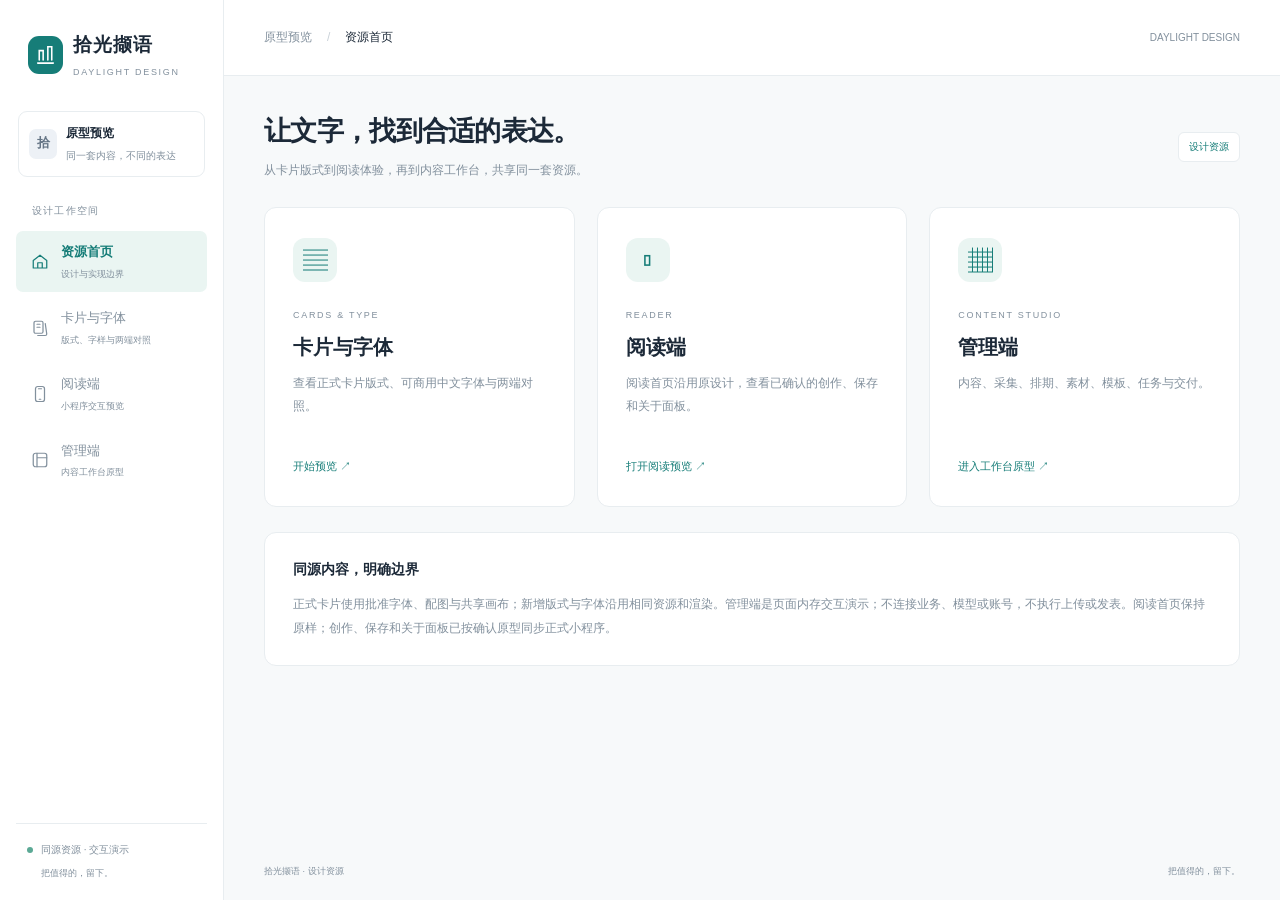
<file: index.html>
<!doctype html>
<html lang="zh-CN" data-theme="light"><head><meta charset="utf-8"><meta name="viewport" content="width=device-width,initial-scale=1"><title>拾光撷语 · 设计资源</title><link rel="stylesheet" href="./prototype/shared/design.css"><link rel="stylesheet" href="./prototype/shared/preview-shell.css"><script type="module" src="./prototype/shared/preview-shell.js"></script></head>
<body class="preview-shell preview-shell-home"><aside data-preview-navigation="home" aria-label="原型预览导航"></aside><div class="preview-body"><header class="preview-topbar"><div class="preview-breadcrumb"><button class="preview-menu-button" type="button" data-preview-menu aria-controls="preview-sidebar" aria-expanded="false" aria-label="打开原型导航">☰</button><span>原型预览</span><span>/</span><strong>资源首页</strong></div><span class="preview-mode-label">DAYLIGHT DESIGN</span></header><div class="preview-page-title"><div><h1>让文字，找到合适的表达。</h1><p>从卡片版式到阅读体验，再到内容工作台，共享同一套资源。</p></div><span class="preview-page-badge">设计资源</span></div><main class="preview-home"><div class="preview-home-grid"><a class="preview-entry" href="./prototype/cards.html"><span class="preview-entry-icon">▤</span><small>CARDS & TYPE</small><h2>卡片与字体</h2><p>查看正式卡片版式、可商用中文字体与两端对照。</p><span>开始预览 ↗</span></a><a class="preview-entry" href="./prototype/reader.html"><span class="preview-entry-icon">▯</span><small>READER</small><h2>阅读端</h2><p>阅读首页沿用原设计，查看已确认的创作、保存和关于面板。</p><span>打开阅读预览 ↗</span></a><a class="preview-entry" href="./prototype/studio.html"><span class="preview-entry-icon">▦</span><small>CONTENT STUDIO</small><h2>管理端</h2><p>内容、采集、排期、素材、模板、任务与交付。</p><span>进入工作台原型 ↗</span></a></div><section class="preview-home-note"><h2>同源内容，明确边界</h2><p>正式卡片使用批准字体、配图与共享画布；新增版式与字体沿用相同资源和渲染。管理端是页面内存交互演示；不连接业务、模型或账号，不执行上传或发表。阅读首页保持原样；创作、保存和关于面板已按确认原型同步正式小程序。</p></section></main><footer class="preview-footer"><span>拾光撷语 · 设计资源</span><span>把值得的，留下。</span></footer></div></body></html>
</file>
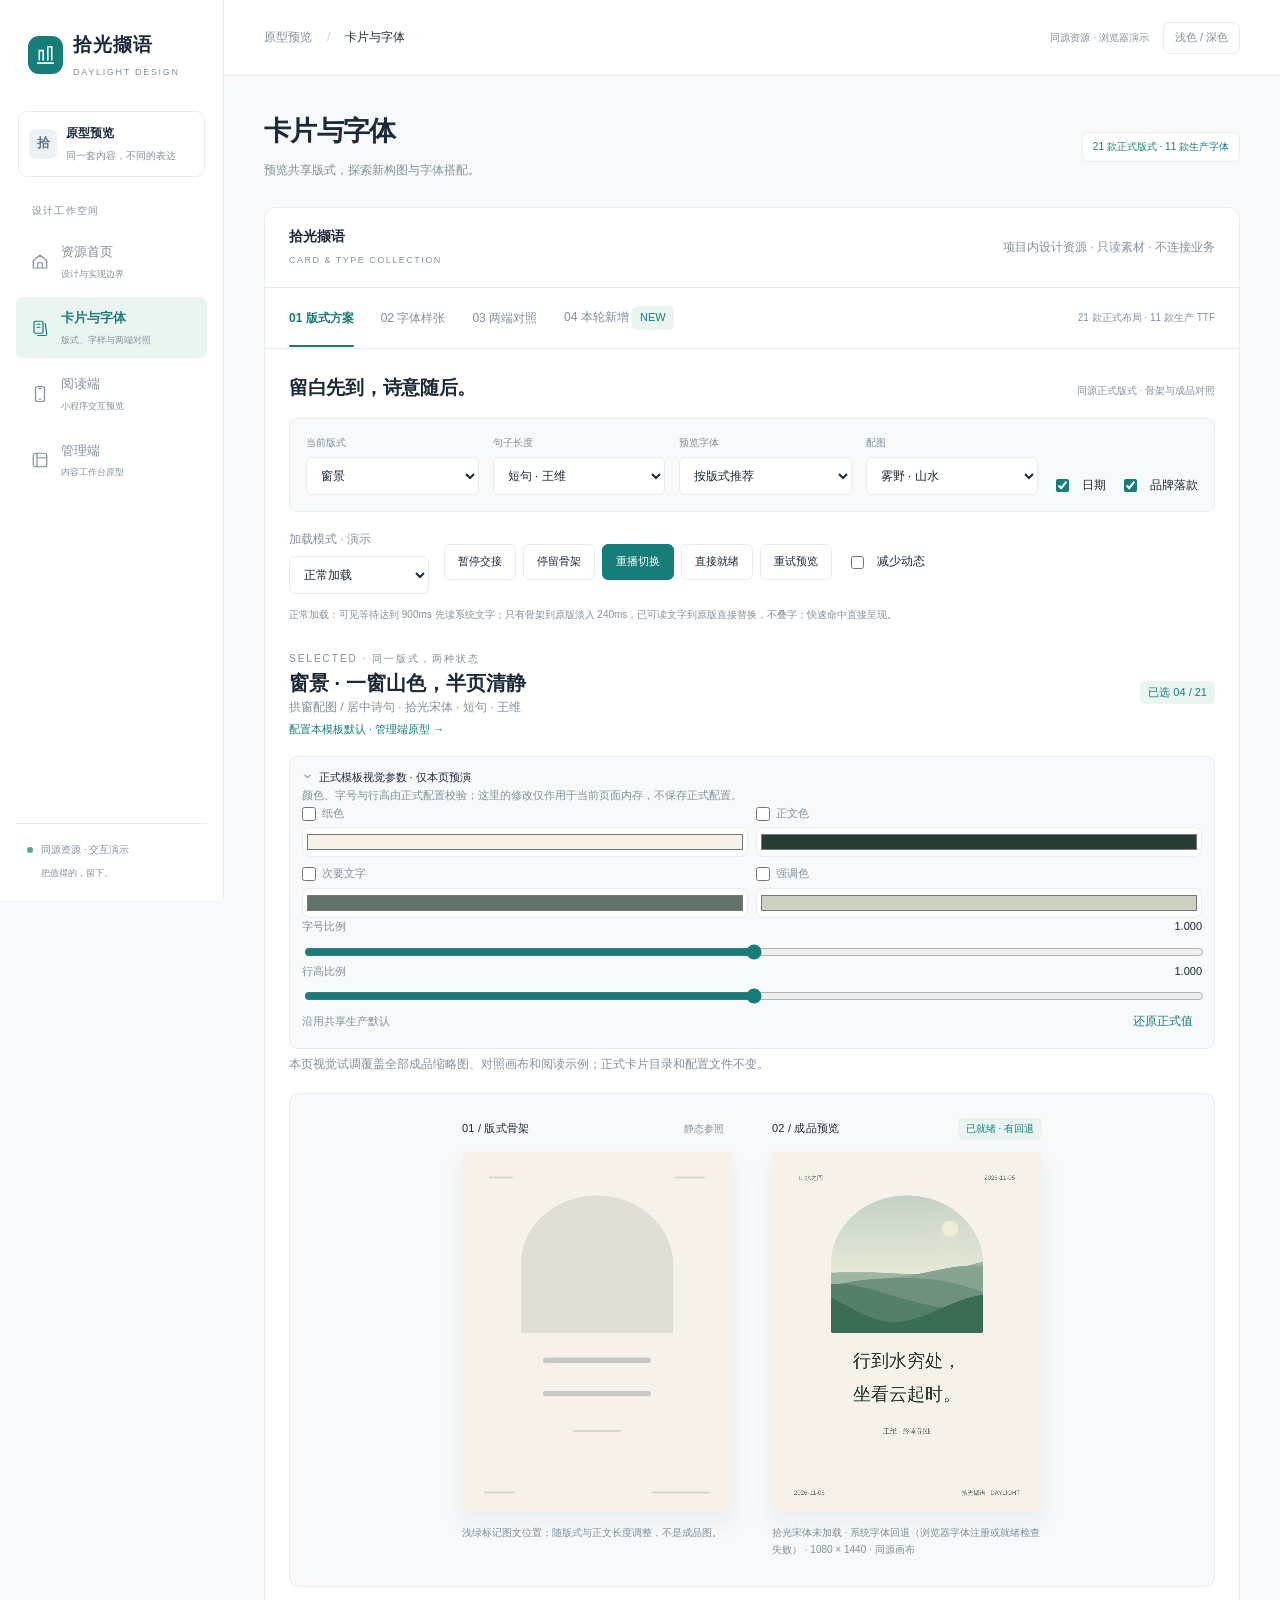
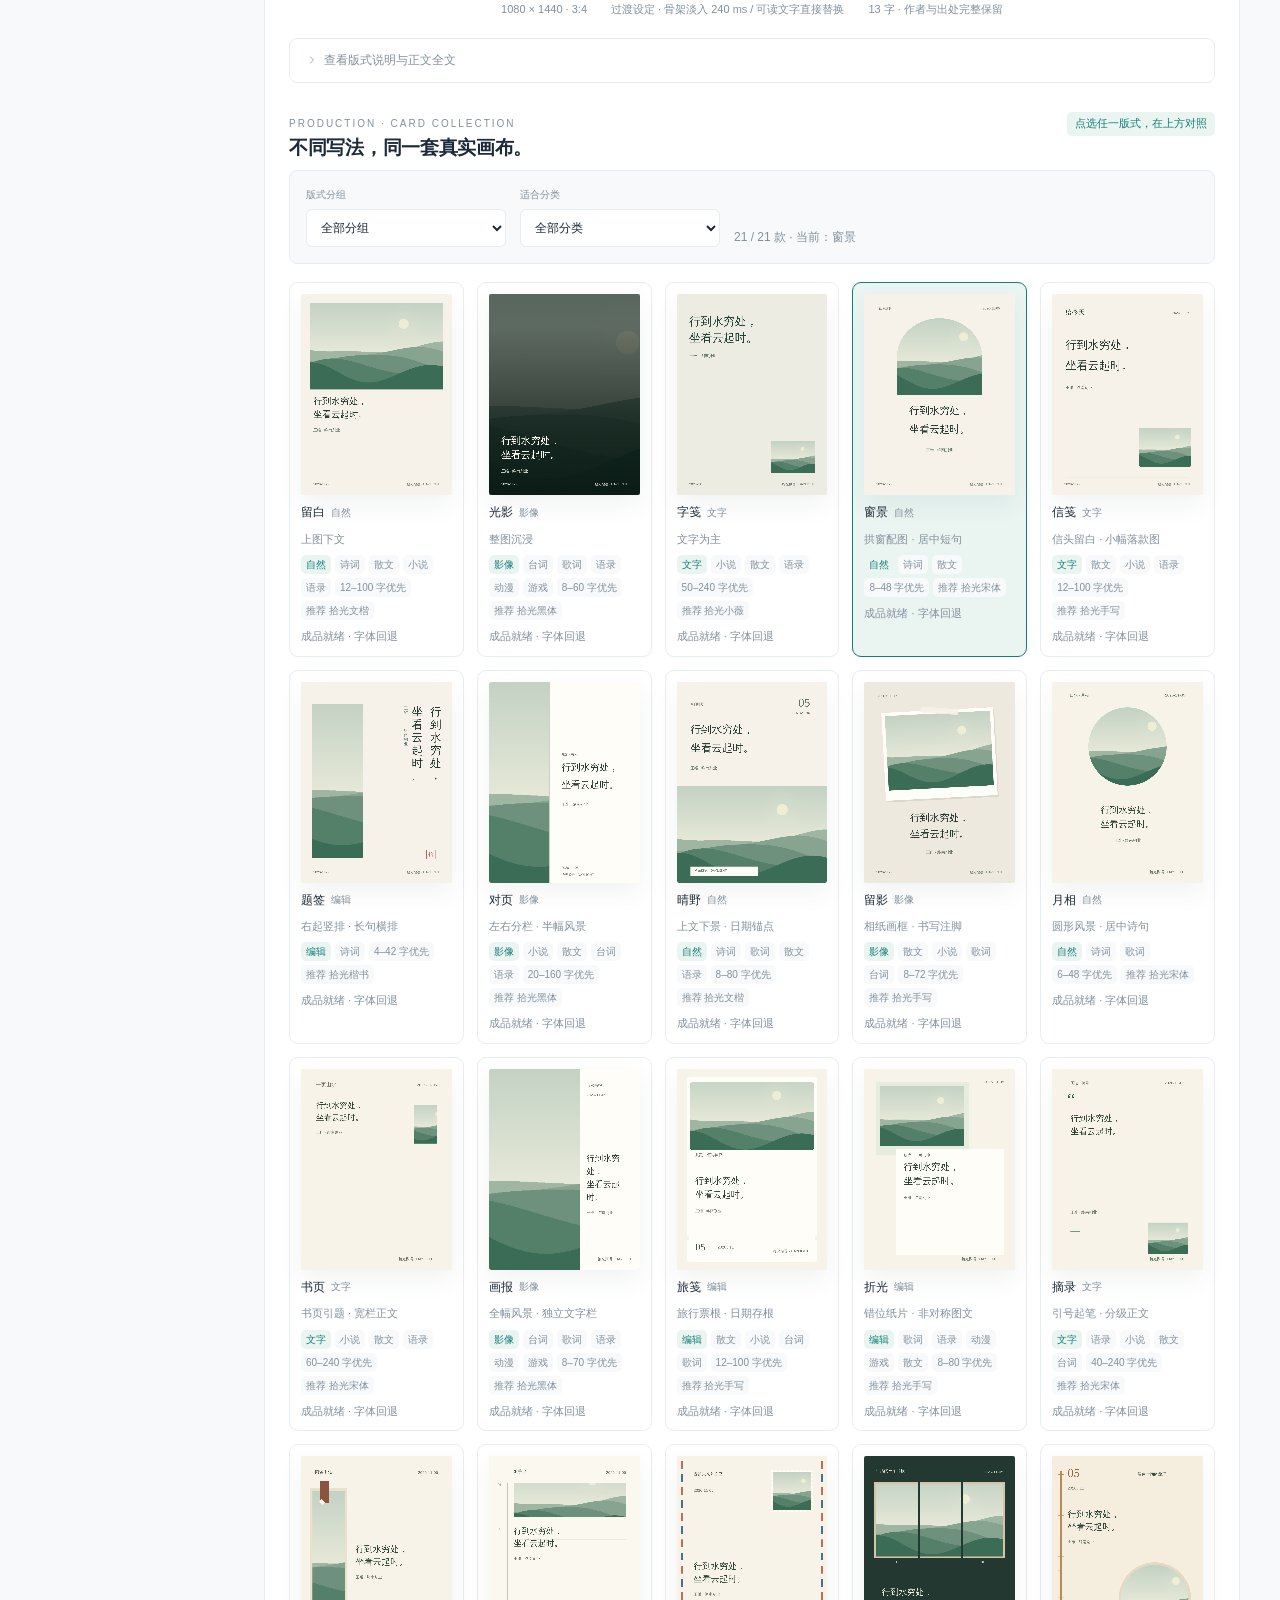
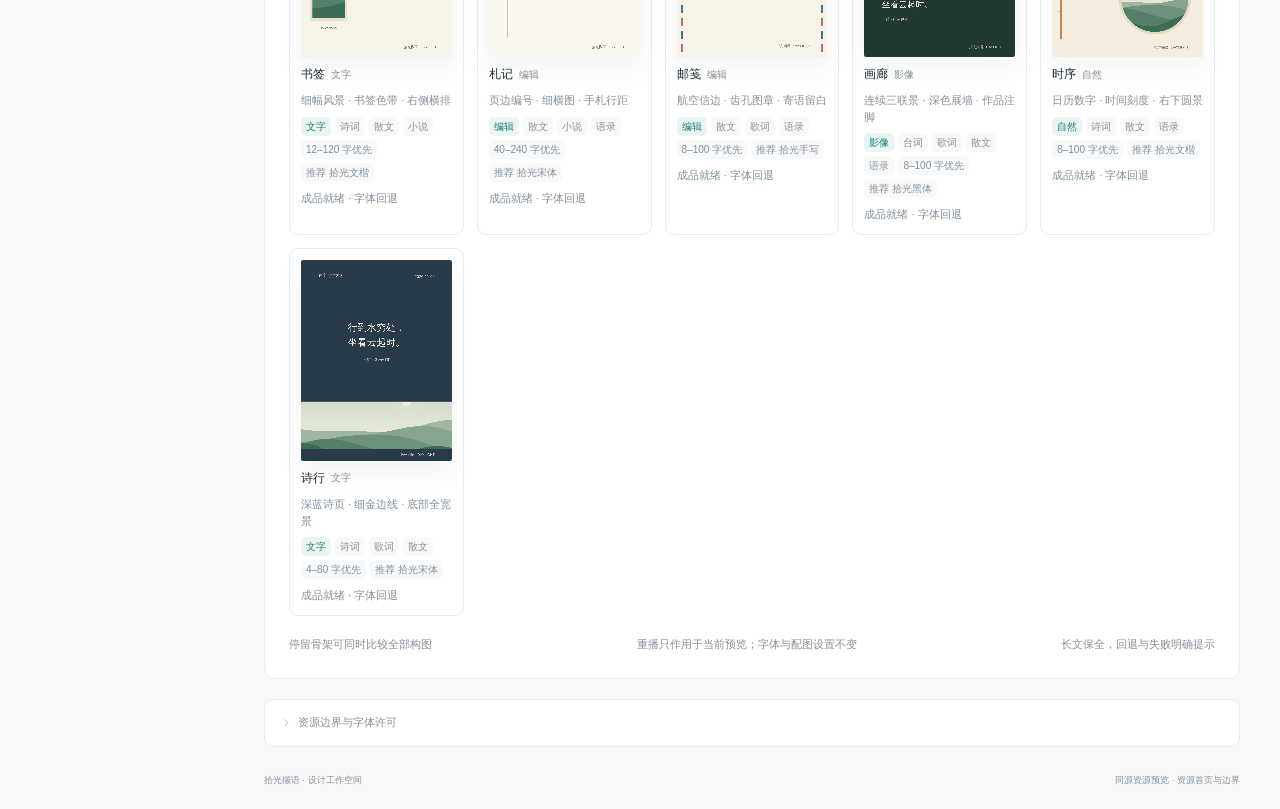
<file: prototype/cards.html>
<!doctype html>
<html lang="zh-CN" data-theme="light">
<head>
<meta charset="utf-8">
<meta name="viewport" content="width=device-width,initial-scale=1">
<title>拾光撷语 · 卡片与字体设计资源</title>
<link rel="stylesheet" href="./shared/design.css">
<link rel="stylesheet" href="./shared/preview-shell.css">
<link rel="stylesheet" href="./cards-studies.css">
<script type="module" src="./shared/preview-shell.js"></script>
<script type="module" src="./cards.js"></script>
</head>
<body class="preview-shell preview-shell-cards">
<aside data-preview-navigation="cards" aria-label="原型预览导航"></aside>
<div class="preview-body">
<header class="preview-topbar"><div class="preview-breadcrumb"><button class="preview-menu-button" type="button" data-preview-menu aria-controls="preview-sidebar" aria-expanded="false" aria-label="打开原型导航"><span data-preview-menu-icon aria-hidden="true">☰</span></button><span>原型预览</span><span>/</span><strong>卡片与字体</strong></div><div class="preview-topbar-actions"><span class="preview-mode-label">同源资源 · 浏览器演示</span><button class="theme-button" data-theme-toggle aria-pressed="false">浅色 / 深色</button></div></header>
<div class="preview-page-title"><div><h1>卡片与字体</h1><p>预览共享版式，探索新构图与字体搭配。</p></div><span class="preview-page-badge" data-library-count>共享正式版式与字体</span></div>
<main class="resource-frame" id="card-library">
<header class="resource-header"><div class="brand"><span class="mark" aria-hidden="true">拾</span><div><h1>拾光撷语</h1><small>CARD & TYPE COLLECTION</small></div></div><span class="caption">项目内设计资源 · 只读素材 · 不连接业务</span></header>
<nav class="resource-tabs" role="tablist" aria-label="卡片设计预览">
<button id="tab-layouts" type="button" role="tab" aria-selected="true" aria-controls="pane-layouts" data-pane="layouts">01 版式方案</button>
<button id="tab-fonts" type="button" role="tab" aria-selected="false" aria-controls="pane-fonts" data-pane="fonts">02 字体样张</button>
<button id="tab-sync" type="button" role="tab" aria-selected="false" aria-controls="pane-sync" data-pane="sync">03 两端对照</button>
<button id="tab-studies" type="button" role="tab" aria-selected="false" aria-controls="pane-studies" data-pane="studies">04 本轮新增 <span class="tag">NEW</span></button>
<span class="caption" data-count>正在读取共享目录…</span>
</nav>
<section class="pane" id="pane-layouts" role="tabpanel" aria-labelledby="tab-layouts">
<div class="section-heading"><h2>留白先到，诗意随后。</h2><span class="caption">同源正式版式 · 骨架与成品对照</span></div>
<div class="toolbar"><label class="field">当前版式<select data-layout aria-label="版式预览模板"></select></label><label class="field">句子长度<select data-sample aria-label="版式预览句子"></select></label><label class="field">预览字体<select data-font aria-label="版式预览字体"></select></label><label class="field">配图<select data-art aria-label="版式预览配图"><option value="mist">雾野 · 山水</option><option value="sea">海风 · 晨光</option><option value="dusk">暮色 · 远山</option><optgroup label="共享图库（已审核）" data-art-library></optgroup></select></label><label class="row small"><input data-option="showDate" type="checkbox" checked>日期</label><label class="row small"><input data-option="showBrand" type="checkbox" checked>品牌落款</label></div>
<div class="loading-demo-controls" role="group" aria-label="加载体验演示" aria-describedby="loading-mode-note">
  <label class="field">加载模式 · 演示<select data-loading-mode aria-label="加载演示模式"><option value="auto">正常加载</option><option value="slow">慢速等待 · 演示</option><option value="error">失败状态 · 演示</option></select></label>
  <div class="loading-demo-actions"><button type="button" data-loading-action="pause" aria-pressed="false" aria-controls="selected-preview">暂停交接</button><button type="button" data-loading-action="hold" aria-pressed="false" aria-controls="selected-preview">停留骨架</button><button type="button" class="primary" data-loading-action="replay" aria-controls="selected-preview">重播切换</button><button type="button" data-loading-action="instant" aria-pressed="false" aria-controls="selected-preview">直接就绪</button><button type="button" data-loading-action="retry" aria-controls="selected-preview" hidden>重试预览</button></div>
  <label class="row small"><input type="checkbox" data-reduce-motion>减少动态</label>
</div>
<p class="loading-mode-note" id="loading-mode-note" data-loading-note>演示仅改变显示时机，不模拟网速；真实字体与图片仍由共享绘图器加载。</p>
<section class="loading-stage" id="selected-preview" aria-labelledby="loading-selected-title">
  <div class="loading-selected-heading"><div><span class="eyebrow">SELECTED · 同一版式，两种状态</span><h3 id="loading-selected-title" data-selected-title tabindex="-1">正在读取版式…</h3><p class="caption" data-selected-description></p><a href="./studio.html?page=templates" data-template-management>配置本模板默认 · 管理端原型 →</a></div><span class="tag" data-selected-index>当前选中</span></div>
  <div class="cards-visual-controls" data-shared-visual-controls aria-live="polite"></div>
  <div class="loading-comparison">
    <figure class="loading-example"><figcaption class="loading-example-head"><strong class="loading-example-label">01 / 版式骨架</strong><span class="tag historical">静态参照</span></figcaption><div data-skeleton-preview role="img" aria-label="当前版式的静态骨架参考" aria-describedby="skeleton-preview-note"></div><p class="preview-status" id="skeleton-preview-note">浅绿标记图文位置；随版式与正文长度调整，不是成品图。</p></figure>
    <figure class="loading-example"><figcaption class="loading-example-head"><strong class="loading-example-label">02 / 成品预览</strong><span class="tag" data-playback-state>等待加载</span></figcaption><div data-main-preview></div><p class="preview-status" id="main-preview-status" data-main-status role="status" aria-live="polite"></p></figure>
  </div>
  <div class="loading-metrics" role="group" aria-label="本次预览设置，非性能测量"><span>1080 × 1440 · 3:4</span><span data-transition-note>过渡设定 · 骨架淡入 240 ms / 可读文字直接替换</span><span data-text-count></span></div>
  <details class="loading-details"><summary>查看版式说明与正文全文</summary><div class="loading-details-grid"><section class="layout-spec" data-spec></section><section class="layout-spec" data-fit></section></div></details>
</section>
<div class="section-heading collection-heading"><div><span class="eyebrow">PRODUCTION · CARD COLLECTION</span><h2>不同写法，同一套真实画布。</h2></div><span class="tag">点选任一版式，在上方对照</span></div>
<div class="toolbar collection-filters"><label class="field">版式分组<select data-group aria-label="按版式分组筛选"><option value="">全部分组</option><option value="text">文字</option><option value="nature">自然</option><option value="imagery">影像</option><option value="editorial">编辑</option></select></label><label class="field">适合分类<select data-category aria-label="按内容分类筛选"></select></label><span class="caption" data-collection-summary role="status"></span><button type="button" class="quiet" data-clear-filters hidden>清除筛选</button></div>
<div class="layout-overview" role="group" aria-label="全部正式卡片版式" data-layout-overview></div>
<p class="notice" data-collection-empty hidden>没有符合这组筛选的版式。清除筛选即可继续查看全部正式版式；当前选中的预览保持不变。</p>
<div class="note-strip"><span>停留骨架可同时比较全部构图</span><span>重播只作用于当前预览；字体与配图设置不变</span><span>长文保全，回退与失败明确提示</span></div>
</section>
<section class="pane" id="pane-fonts" role="tabpanel" aria-labelledby="tab-fonts" hidden>
<div class="study-font-teaser"><div><strong>新补充 5 款可商用中文字体</strong><p>真实 TTF 字样、官方来源与完整许可，可搭配六款新构图试读。</p></div><button type="button" data-study-open-fonts>查看新字体 →</button></div>
<div class="section-heading"><h2>字体不求多，气质要分明。</h2><span class="caption" data-font-count>原有字体与本轮新增</span></div>
<div class="font-grid" data-font-grid></div><p class="preview-status" data-sample-status role="status" aria-live="polite">正在加载统一生产 TTF 字样…</p>
<div class="notice">生产TTF随附完整 OFL 许可和版权。禁止单独售卖字体；再分发须附许可，改作字体须遵守保留名称条件。字体样张与卡片预览使用同一生产资源，加载失败与缺字回退会明确提示。</div>
</section>
<section class="pane" id="pane-sync" role="tabpanel" aria-labelledby="tab-sync" hidden>
<div class="section-heading"><h2>一套参数，放到两端看。</h2><span class="caption">同一句 · 同一版式 · 同一字体</span></div>
<p class="notice">全部正式版式的阅读预览统一使用正式 1080 × 1440 同源画布，仅整卡等比缩放，不另做 DOM 自适应排版。对齐需保持正文、配图、版式、字体与日期/落款选项一致；每日保存入口默认版式和字体跟随当前卡片，不再由历史字体偏好覆盖，日期/品牌选项仍沿用，面板内主动选择其他设置不属于同输入对照。保存仍在原卡下拼接独立 1080 × 360 固定码区，合计 1080 × 1800，只比较前 1080 × 1440 卡片区。这里是浏览器同源对照，不是小程序、手机或全款验收结论。</p>
<div class="sync-grid"><section class="sync-admin"><div class="sync-head"><strong>内容工作台 / 卡片详情</strong><span class="muted">设计态 · 内存预览</span></div><div class="sync-body"><figure><canvas class="preview-canvas" data-admin-canvas width="1080" height="1440" role="img" aria-label="管理端同源卡片预览"></canvas><figcaption class="preview-status" data-admin-status role="status"></figcaption></figure><div class="sync-options"><div class="inspector-tabs"><span>内容</span><span class="active">版式</span><span>配图</span><span>标签</span></div><label class="field">卡片版式<select data-layout aria-label="同步预览版式"></select></label><label class="field">字体<select data-font aria-label="同步预览字体"></select></label><label class="field">句子<select data-sample aria-label="同步预览句子"></select></label><label class="field">配图<select data-art aria-label="同步预览配图"><option value="mist">雾野 · 山水</option><option value="sea">海风 · 晨光</option><option value="dusk">暮色 · 远山</option><optgroup label="共享图库（已审核）" data-art-library></optgroup></select></label><p class="caption" data-pairing></p></div></div><div class="sync-footer"><span>同一浏览器绘图器 · 不代替真机验收</span><a href="./reader.html">打开完整阅读端设计 →</a></div></section><section><div class="sync-phone"><div class="phone-top"><span>09:41</span><span aria-hidden="true">▥　▰</span></div><div class="row between"><span class="phone-brand">拾光撷语</span><span class="capsule" aria-label="微信菜单示意">···　◉</span></div><canvas class="preview-canvas" data-reader-canvas width="1080" height="1440" role="img" aria-label="阅读端同源卡片预览"></canvas><p class="caption">阅读原卡区 · 1080 × 1440，不含保存码区</p><div class="row between"><a href="./reader.html?sheet=dates">翻到某一天</a><a href="./reader.html?sheet=export">保存卡片</a></div></div><p class="preview-status" data-reader-status role="status"></p></section></div>
</section>
<section class="pane" id="pane-studies" role="tabpanel" aria-labelledby="tab-studies" hidden><div data-studies><p class="notice">正在准备新构图与字体样张…</p></div></section>
<p class="notice" id="load-error" role="alert" hidden></p>
</main>
<footer class="archive-note" id="archive"><details><summary>资源边界与字体许可</summary><p>正式版式、活动字体与批准配图来自统一清单。“本轮新增”筛选共享正式目录，使用同一生产绘图器与批准 TTF。完整许可随字体分发；设计候选样张、历史字体和归档不进入公开活动包。历史卡片轮换规则保持冻结。</p><p>所有交互只改变页面内存；不连接后台，不包含账号设置或私有来源路径，也不执行真实发布。实际导出仍需在小程序和后台分别验收。</p></details></footer>
<footer class="preview-footer"><span>拾光撷语 · 设计工作空间</span><span>同源资源预览 · <a href="../index.html">资源首页与边界</a></span></footer>
</div>
</body>
</html>
</file>
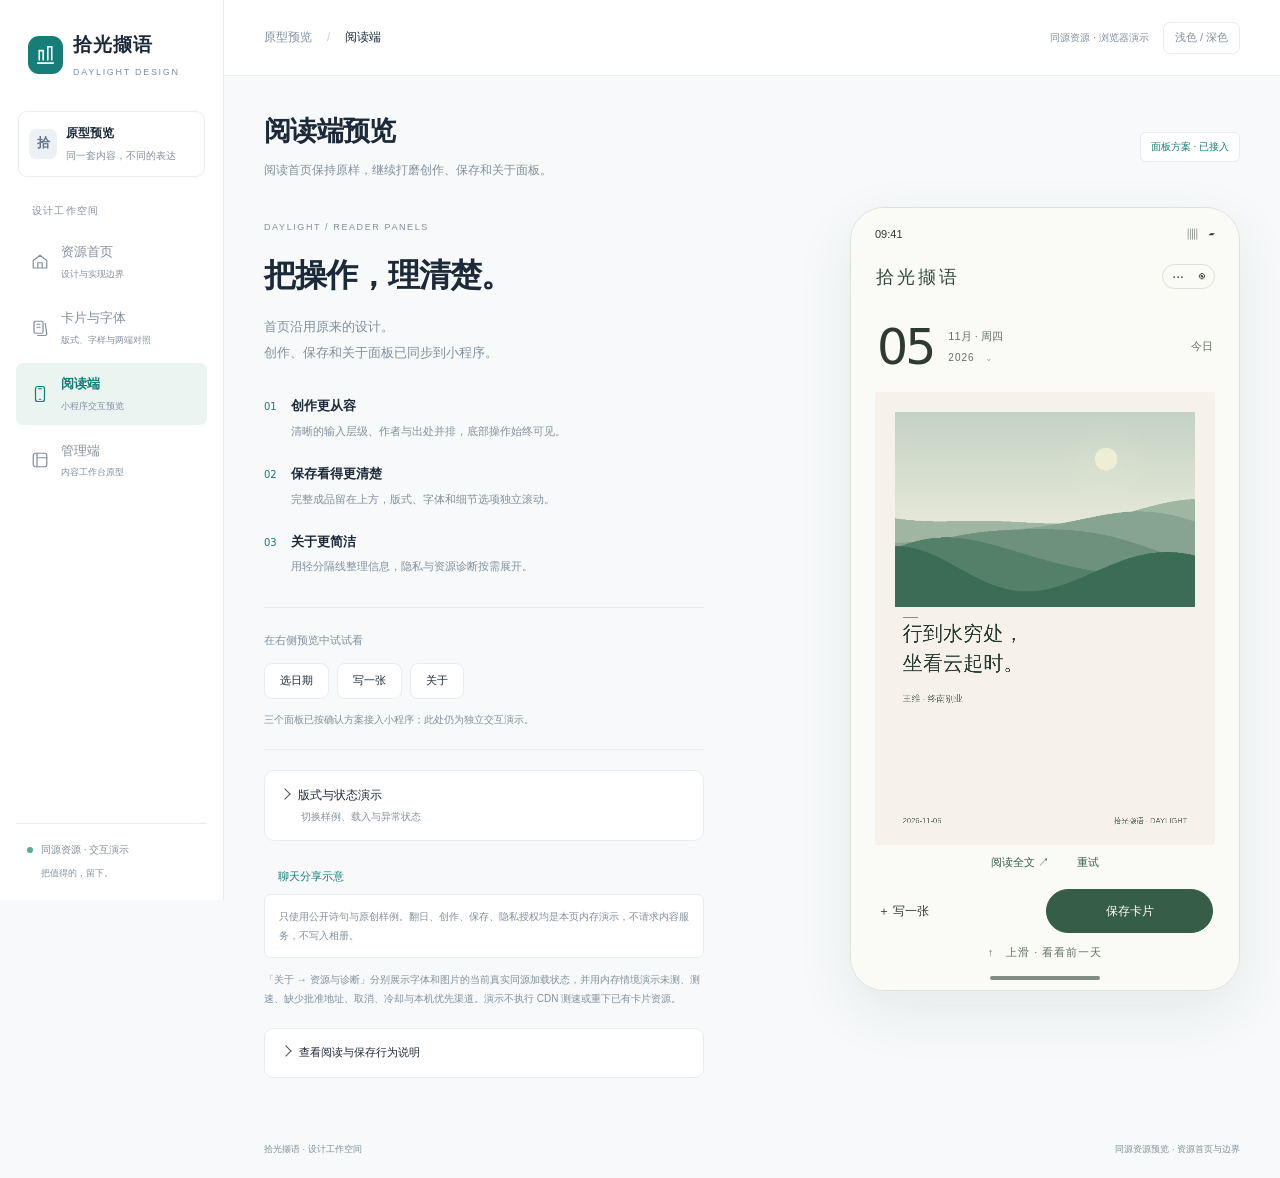
<file: prototype/reader.html>
<!doctype html>
<html lang="zh-CN" data-theme="light">
<head><meta charset="utf-8"><meta name="viewport" content="width=device-width,initial-scale=1"><title>拾光撷语 · 阅读端设计资源</title><link rel="stylesheet" href="./shared/design.css"><link rel="stylesheet" href="./reader.css"><link rel="stylesheet" href="./shared/preview-shell.css"><script type="module" src="./shared/preview-shell.js"></script><script type="module" src="./reader.js"></script></head>
<body class="preview-shell preview-shell-reader">
<aside data-preview-navigation="reader" aria-label="原型预览导航"></aside>
<div class="preview-body">
<header class="preview-topbar"><div class="preview-breadcrumb"><button class="preview-menu-button" type="button" data-preview-menu aria-controls="preview-sidebar" aria-expanded="false" aria-label="打开原型导航"><span data-preview-menu-icon aria-hidden="true">☰</span></button><span>原型预览</span><span>/</span><strong>阅读端</strong></div><div class="preview-topbar-actions"><span class="preview-mode-label">同源资源 · 浏览器演示</span><button class="theme-button" data-theme-toggle aria-pressed="false">浅色 / 深色</button></div></header>
<div class="preview-page-title"><div><h1>阅读端预览</h1><p>阅读首页保持原样，继续打磨创作、保存和关于面板。</p></div><span class="preview-page-badge">面板方案 · 已接入</span></div>
<main class="reader-workspace">
<section class="reader-notes"><p class="eyebrow">DAYLIGHT / READER PANELS</p><h1>把操作，理清楚。</h1><p class="reader-design-intro">首页沿用原来的设计。<br>创作、保存和关于面板已同步到小程序。</p>
<div class="reader-design-points"><div><span>01</span><p><strong>创作更从容</strong><small>清晰的输入层级、作者与出处并排，底部操作始终可见。</small></p></div><div><span>02</span><p><strong>保存看得更清楚</strong><small>完整成品留在上方，版式、字体和细节选项独立滚动。</small></p></div><div><span>03</span><p><strong>关于更简洁</strong><small>用轻分隔线整理信息，隐私与资源诊断按需展开。</small></p></div></div>
<div class="reader-review-path"><span>在右侧预览中试试看</span><div class="row"><button type="button" data-action="dates">选日期</button><button type="button" data-action="create">写一张</button><button type="button" data-action="about">关于</button></div><p class="caption">三个面板已按确认方案接入小程序；此处仍为独立交互演示。</p></div>
<details class="reader-demo-disclosure"><summary>版式与状态演示<span>切换样例、载入与异常状态</span></summary>
<section class="reader-demo-controls" aria-labelledby="reader-demo-title"><div class="row between"><h2 id="reader-demo-title">载入与版式</h2><span class="tag">DEMO · 仅原型</span></div>
<label class="field">阅读版式<select id="reader-template"><option value="follow">跟随卡片配置</option></select></label>
<div class="reader-visual-control" data-shared-visual-controls aria-live="polite"></div>
<div class="field-pair"><label class="field">内容情境<select id="reader-scenario"><option value="normal">常规短句</option><option value="long">长文与全文入口</option><option value="empty">这一天暂无内容</option><option value="image-error">配图不可用</option></select></label><label class="field">载入情境 · DEMO<select id="reader-load-scenario"><option value="auto">正常 · 先读文字</option><option value="slow">慢速 · 演示等待</option><option value="error">失败 · 演示回退</option></select></label></div>
<div class="reader-demo-buttons" role="group" aria-label="载入演示控制"><button type="button" data-action="loading-pause" aria-pressed="false">暂停交接</button><button type="button" data-action="loading-hold" aria-pressed="false">停在骨架</button><button type="button" data-action="loading-replay">重播过渡</button><button type="button" data-action="loading-instant" title="仍等待真实资源就绪，只跳过动画">就绪即显示</button></div>
<label class="reader-motion-option"><input type="checkbox" id="reader-reduce-motion">减少动态效果</label><p class="caption" id="reader-demo-status" role="status" aria-live="polite">可见等待达到约 900ms 后先读系统字体文字；只有骨架到原版淡入 240ms，已可读文字到原版一次不透明替换，不叠字；快速命中直接显示。</p><p class="caption">手机内加载过程提示默认关闭，可在「关于 → 资源与诊断」开启；此处 DEMO 说明始终保留。「先读文字 · 原版准备中」只用设备系统字体，保留原版式的图文位置；此状态不是原版导出。暂停交接只暂停原版替换与动画，不延长 900ms 首读；页面隐藏会暂停可见计时，恢复后接续。暂停、重播与慢速是人为 DEMO，不代表真实加载性能；减少动态效果尊重系统偏好。原型与小程序共享排版投影；本页交互不等于手机真机或远端性能验收。</p></section></details>
<div class="row"><button type="button" class="quiet" data-action="share">聊天分享示意</button></div><div class="notice">只使用公开诗句与原创样例。翻日、创作、保存、隐私授权均是本页内存演示，不请求内容服务，不写入相册。</div><p class="caption">「关于 → 资源与诊断」分别展示字体和图片的当前真实同源加载状态，并用内存情境演示未测、测速、缺少批准地址、取消、冷却与本机优先渠道。演示不执行 CDN 测速或重下已有卡片资源。</p><details class="preview-reader-details"><summary>查看阅读与保存行为说明</summary><ul><li>上滑前一天，下滑较新一天；分享链接按日期准确定位。</li><li>「翻到某一天」使用日期选择器与最近几日；已排期未来日期单独预览。</li><li>创作限制为正文 240、作者 45、出处 45。</li><li>全部正式版式统一使用 1080 × 1440 同源画布；整卡等比缩放，不再独立 DOM 自适应排版，日期与全文入口始终保留。</li><li>每日保存面板每次打开都跟随当前卡片的版式和字体，避免历史字体偏好覆盖；日期/品牌选项沿用，面板内仍可主动更改。首次打开才生成 正式目录的共享骨架缩略图，不下载全部字体。模板定义与保存画幅不变：完整卡片下独立拼接 1080 × 360 固定码区，合计 1080 × 1800。只在内容、配图、版式、字体和日期/落款选项相同时，对齐比较前 1080 × 1440 卡片区，不把码区计入阅读画幅。</li><li>制卡布局和字体选项来自统一生产目录。</li></ul><p class="caption">历史提案只在本地归档保留，不进入公开活动包；当前原型使用统一生产TTF与绘图器。</p></details></section>
<section class="reader-phone" id="reader-phone" data-show-loading-hints="false" aria-label="阅读端交互设计">
<div class="reader-underlay" id="reader-underlay"><div class="phone-top"><span>09:41</span><span aria-hidden="true">▥　▰</span></div><header class="reader-appbar"><button class="reader-brand quiet" type="button" data-action="about" aria-label="关于拾光撷语">拾光撷语</button><span class="capsule" aria-label="微信菜单示意">···　◉</span></header><div id="reader-daily" class="reader-daily" tabindex="0" aria-label="每日阅读，上下滑动或使用方向键切换日期"></div><footer class="reader-actions"><div class="row"><button type="button" data-action="create">＋ 写一张</button><button type="button" class="primary" data-action="export-daily">保存卡片</button></div><button class="quiet swipe-hint" type="button" data-action="older">↑　上滑 · 看看前一天</button></footer><div class="homebar" aria-hidden="true"></div></div>
<div class="reader-overlay" id="reader-overlay" hidden><button class="reader-scrim" data-action="close" tabindex="-1" aria-label="关闭面板"></button><section class="reader-sheet" role="dialog" aria-modal="true" aria-labelledby="reader-sheet-title"><div class="sheet-grip" aria-hidden="true"></div><header class="reader-sheet-head"><h2 id="reader-sheet-title"></h2><button class="quiet" type="button" data-action="close" aria-label="关闭">×</button></header><div class="reader-sheet-scroll" id="reader-sheet-body"></div><footer class="reader-sheet-footer" id="reader-sheet-footer" hidden></footer></section></div>
</section>
</main><p class="reader-announcement" id="reader-announcement" role="status" aria-live="polite"></p>
<footer class="preview-footer"><span>拾光撷语 · 设计工作空间</span><span>同源资源预览 · <a href="../index.html">资源首页与边界</a></span></footer>
</div>
</body></html>
</file>
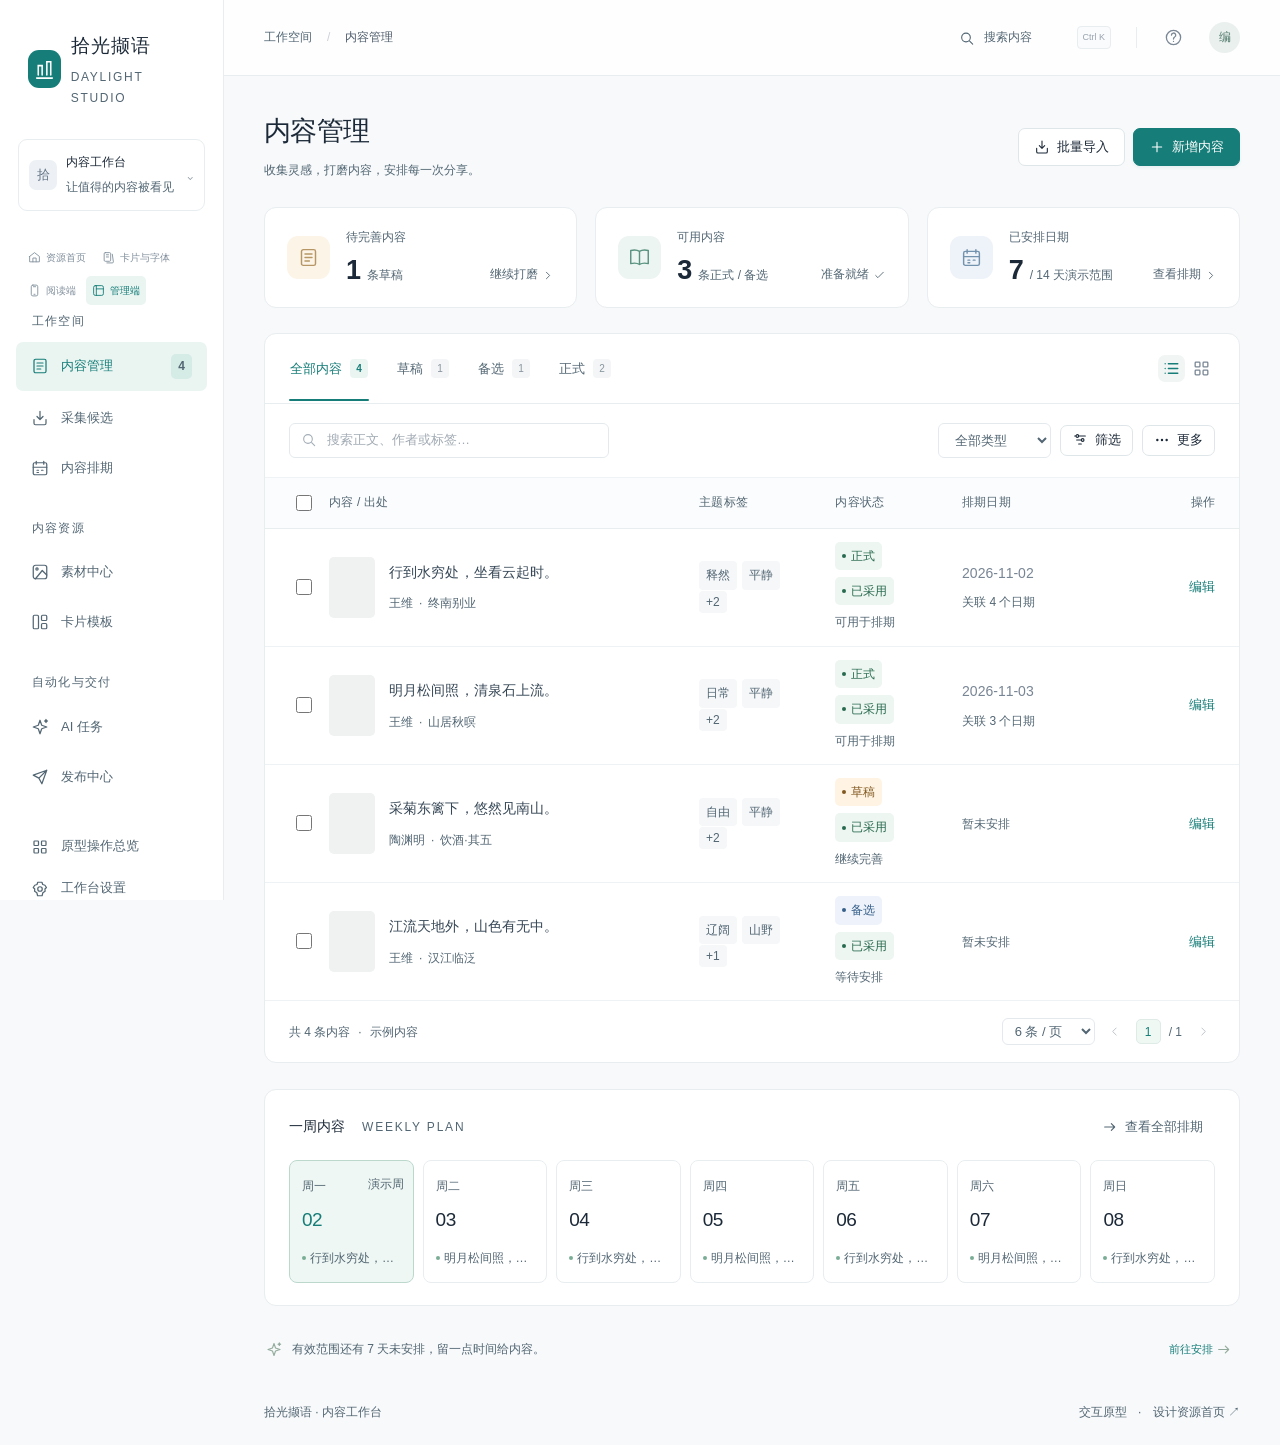
<file: prototype/studio.html>
<!doctype html>
<html lang="zh-CN">
<head>
  <meta charset="utf-8">
  <meta name="viewport" content="width=device-width,initial-scale=1">
  <meta name="color-scheme" content="light">
  <title>拾光撷语 · 管理端原型</title>
  <link rel="stylesheet" href="./studio.css">
  <link rel="stylesheet" href="./studio-workflows.css">
  <link rel="stylesheet" href="./studio-resources.css">
  <link rel="stylesheet" href="./studio-delivery.css">
  <script type="module" src="./studio.js"></script>
  <link rel="stylesheet" href="./shared/preview-shell.css">
  <script type="module" src="./shared/preview-shell.js"></script>
</head>
<body>
  <div class="app" id="app">
    <aside class="sidebar" id="sidebar" aria-label="工作台导航">
      <a class="brand" href="./studio.html" aria-label="拾光撷语内容工作台"><span class="brand-mark" data-studio-brand-mark aria-hidden="true">拾</span><span>拾光撷语<small>DAYLIGHT STUDIO</small></span></a>
      <div class="workspace"><span class="workspace-icon">拾</span><span>内容工作台<small>让值得的内容被看见</small></span><span class="workspace-arrow" aria-hidden="true">⌄</span></div>
      <div data-preview-links="studio"></div>
      <div id="navigation"></div>
      <!-- 与真实工作台保持单一导航；旧编辑器与旧采集维护入口已停用。 -->
      <div class="sidebar-bottom"><button class="nav-item" data-action="operation-map"><span data-icon="grid"></span>原型操作总览</button><button class="nav-item" data-page="settings"><span data-icon="settings"></span>工作台设置</button><div class="prototype-note"><span class="live-dot"></span><span>管理端 · 交互原型<small>示例数据，仅在本页演示</small></span><button class="icon-button" data-action="about" aria-label="查看原型说明"><span data-icon="help"></span></button></div><div class="sidebar-signature">把值得的，留下。<span>© DAYLIGHT</span></div></div>
    </aside>
    <div class="workspace-body">
      <header class="topbar"><div class="breadcrumb"><button class="icon-button mobile-menu" data-action="menu" aria-label="打开导航" aria-expanded="false" aria-controls="sidebar"><span data-icon="menu"></span></button><span>工作空间</span><span class="crumb-divider">/</span><strong id="breadcrumb">内容管理</strong></div><div class="topbar-right"><button class="quick-search" data-action="search"><span data-icon="search"></span><span>搜索内容</span><span class="kbd">Ctrl K</span></button><span class="top-divider"></span><button class="icon-button" data-action="help" aria-label="使用帮助"><span data-icon="help"></span></button><span class="avatar" aria-label="内容编辑">编</span></div></header>
      <div id="toast" class="toast" role="status" aria-live="polite" hidden></div>
      <main id="main" tabindex="-1"><div class="loading-state">正在准备工作台…</div></main>
      <footer class="page-footer"><span>拾光撷语 · 内容工作台</span><span>交互原型 <span class="footer-dot">·</span> <a href="../index.html">设计资源首页 <span aria-hidden="true">↗</span></a></span></footer>
    </div>
  </div>
  <button id="menu-backdrop" class="menu-backdrop" data-action="close-menu" type="button" aria-label="关闭工作台导航" tabindex="-1" hidden></button>
  <dialog id="detail" class="detail-dialog" aria-labelledby="detail-title"></dialog>
  <dialog id="modal" class="modal" aria-labelledby="modal-title"></dialog>
</body>
</html>
</file>
<file: prototype/shared/design.css>
:root{color-scheme:light;--page:#ecefe7;--panel:#fffdf7;--paper:#f7f3e8;--soft:#f1f3eb;--ink:#304537;--sub:#647263;--line:#dce2d4;--green:#365e46;--on:#fffef7;--tint:#e6eddf;--seal:#9b5645;--shadow:#29402e15;font-family:-apple-system,BlinkMacSystemFont,"Segoe UI","Microsoft YaHei",sans-serif;color:var(--ink);background:var(--page)}:root[data-theme=dark]{color-scheme:dark;--page:#17211c;--panel:#26342b;--paper:#2d392f;--soft:#304033;--ink:#e3e9da;--sub:#b8c5b1;--line:#4b5b4b;--green:#b4d0ae;--on:#203c2a;--tint:#374c37;--seal:#e9b298;--shadow:#00000040}*{box-sizing:border-box}[hidden]{display:none!important}body{margin:0;padding:24px;font-size:14px;line-height:1.6}h1,h2,h3,p,figure{margin:0}button,input,select,textarea{font:inherit;color:inherit}button,a,input,select,textarea{touch-action:manipulation}button{cursor:pointer}button:disabled{cursor:not-allowed;opacity:.55}a{color:var(--green)}button:focus-visible,a:focus-visible,input:focus-visible,textarea:focus-visible,select:focus-visible,summary:focus-visible{outline:2px solid var(--green);outline-offset:3px}button,input,select,textarea{border:1px solid var(--line);border-radius:8px;background:var(--panel)}button{padding:8px 13px;min-height:37px}input,select,textarea{padding:9px 11px;min-width:0}textarea{resize:vertical;line-height:1.8;width:100%}input[type=checkbox]{accent-color:var(--green)}.primary{background:var(--green);border-color:var(--green);color:var(--on)}.quiet{border-color:transparent;background:transparent;color:var(--green)}.muted,.caption{color:var(--sub);font-size:12px}.small{font-size:12px}.eyebrow{font-size:10px;letter-spacing:2px;color:var(--sub)}.row{display:flex;gap:10px;align-items:center;flex-wrap:wrap}.between{justify-content:space-between}.field{display:grid;gap:6px;color:var(--sub);font-size:12px;min-width:0}.field input,.field textarea,.field select{color:var(--ink);width:100%;font-size:14px}.field-pair{display:grid;grid-template-columns:1fr 1fr;gap:12px}.tag{display:inline-flex;padding:3px 8px;border-radius:5px;background:var(--tint);color:var(--green);font-size:11px}.tag.historical{background:var(--soft);color:var(--sub)}.resource-nav{display:flex;gap:18px;align-items:center;flex-wrap:wrap;max-width:1440px;margin:0 auto 18px;font-size:12px}.resource-nav strong{font-weight:500;margin-right:4px}.resource-nav a{text-decoration:none}.resource-nav a[aria-current=page]{text-decoration:underline;text-underline-offset:6px}.resource-nav .theme-button{margin-left:auto;font-size:12px;min-height:30px;padding:3px 9px}.resource-frame{max-width:1440px;margin:0 auto;border:1px solid var(--line);border-radius:18px;background:var(--page);overflow:hidden;box-shadow:0 16px 55px var(--shadow)}.resource-header{display:flex;justify-content:space-between;align-items:center;gap:18px;flex-wrap:wrap;padding:18px 24px;background:var(--panel);border-bottom:1px solid var(--line)}.brand{display:flex;gap:12px;align-items:center}.mark{width:38px;height:38px;display:grid;place-items:center;border-radius:11px;background:var(--green);color:var(--on);font:23px Georgia,"SimSun",serif}.brand h1{font-size:19px;letter-spacing:2px;font-weight:500}.brand small{font-size:10px;letter-spacing:2px;color:var(--sub)}.resource-tabs{display:flex;gap:6px;align-items:center;padding:14px 24px 0;flex-wrap:wrap}.resource-tabs button{background:transparent;border-color:transparent;color:var(--sub);font-size:13px}.resource-tabs button[aria-selected=true]{background:var(--green);color:var(--on)}.resource-tabs .caption{margin-left:auto}.pane{padding:22px 24px 26px}.section-heading{display:flex;align-items:baseline;justify-content:space-between;gap:14px;flex-wrap:wrap;margin-bottom:16px}.section-heading h2{font:500 24px/1.5 Georgia,"Songti SC","SimSun",serif;letter-spacing:1px}.toolbar{display:flex;align-items:end;gap:12px;flex-wrap:wrap;padding:13px 15px;margin:0 0 18px;border:1px solid var(--line);border-radius:12px;background:var(--panel)}.toolbar .field{flex:1 1 160px}.layout-choices{display:flex;gap:7px;flex-wrap:wrap;margin-bottom:16px}.layout-choices button{display:flex;align-items:center;gap:7px;padding:7px 11px;font-size:13px}.layout-choices button[aria-pressed=true]{border-color:var(--green);background:var(--tint);box-shadow:0 0 0 1px var(--green)}.layout-choices small{font-size:10px;color:var(--sub)}.layout-stage{display:grid;grid-template-columns:minmax(180px,1fr) minmax(240px,370px) minmax(180px,1fr);gap:40px;align-items:center;padding:30px 44px;background-image:radial-gradient(var(--line) 1px,transparent 1px);background-size:15px 15px;min-height:590px;border:1px solid var(--line);border-radius:12px}.spec-index{font:48px/1 Georgia,serif;color:var(--sub);opacity:.55}.layout-spec h3{font:32px/1.5 Georgia,"SimSun",serif;margin:10px 0}.layout-spec dl{display:grid;gap:7px;margin:24px 0 0}.layout-spec dt{font-size:11px;color:var(--sub)}.layout-spec dd{margin:0 0 12px;font-size:13px}.preview-canvas{display:block;width:100%;height:auto;aspect-ratio:3/4;background:var(--paper);box-shadow:0 16px 35px var(--shadow);border-radius:2px}.preview-canvas[data-render-state=error]{outline:1px dashed var(--seal)}.preview-status{font-size:11px;color:var(--sub);line-height:1.8;margin-top:12px;min-height:20px;overflow-wrap:anywhere}.spec-font{font:26px/1.7 Georgia,"SimSun",serif;padding:18px 0;border-block:1px solid var(--line);margin:12px 0 20px}.note-strip{display:flex;gap:22px;justify-content:space-between;flex-wrap:wrap;font-size:11px;color:var(--sub);margin-top:18px}.font-grid{display:grid;grid-template-columns:repeat(2,minmax(0,1fr));gap:16px}.font-tile{display:block;text-align:left;background:var(--panel);border:1px solid var(--line);border-radius:12px;padding:20px 22px}.font-tile.selected{border-color:var(--green);background:var(--tint)}.font-title{display:flex;justify-content:space-between;align-items:center;gap:10px}.font-title h3{font-size:16px;font-weight:500}.font-line{font-size:29px;line-height:1.8;margin:18px 0}.font-bottom{display:flex;gap:12px;align-items:center;justify-content:space-between;flex-wrap:wrap}.font-bottom button{font-size:12px}.sync-grid{display:grid;grid-template-columns:minmax(0,1.6fr) minmax(280px,.8fr);gap:25px;align-items:start}.sync-admin{background:var(--panel);border:1px solid var(--line);border-radius:13px;overflow:hidden}.sync-head,.sync-footer{display:flex;align-items:center;justify-content:space-between;gap:10px;padding:14px 18px;border-bottom:1px solid var(--line);font-size:12px}.sync-footer{border-bottom:0;border-top:1px solid var(--line)}.sync-body{padding:22px;display:grid;grid-template-columns:minmax(200px,1fr) minmax(160px,.85fr);gap:24px}.sync-options{display:grid;gap:15px;align-content:start}.inspector-tabs{display:flex;gap:20px;font-size:12px;padding:0 0 11px;border-bottom:1px solid var(--line)}.inspector-tabs .active{color:var(--green);text-decoration:underline;text-underline-offset:13px}.sync-phone{max-width:320px;margin:auto;background:var(--panel);border:1px solid var(--line);padding:15px 18px 20px;border-radius:28px;box-shadow:0 14px 35px var(--shadow)}.sync-phone .preview-canvas{margin:22px 0 14px}.phone-top{display:flex;justify-content:space-between;align-items:center;font-size:11px;margin-bottom:18px}.phone-brand{font:16px Georgia,"SimSun",serif;letter-spacing:2px}.capsule{border:1px solid var(--line);border-radius:20px;padding:0 9px;font-size:14px}.archive-note{max-width:1440px;margin:18px auto 0;font-size:12px;color:var(--sub)}.archive-note details{padding:14px 16px;background:var(--panel);border:1px solid var(--line);border-radius:10px}.archive-note p,.archive-note ul{margin:10px 0}.archive-note code{font-size:11px;overflow-wrap:anywhere}.notice{padding:12px 14px;background:var(--soft);border-left:3px solid var(--green);font-size:12px;color:var(--sub);border-radius:4px}.sr-only{position:absolute;width:1px;height:1px;padding:0;margin:-1px;overflow:hidden;clip:rect(0,0,0,0);white-space:nowrap;border:0}dialog{color:var(--ink);background:var(--panel);border:1px solid var(--line);border-radius:18px;padding:24px;max-width:540px;width:calc(100% - 32px)}dialog::backdrop{background:#14291c66;backdrop-filter:blur(3px)}dialog h2{font-size:20px;font-weight:500}dialog .dialog-body{display:grid;gap:16px;margin-top:20px}dialog .dialog-footer{display:flex;justify-content:flex-end;gap:8px;padding-top:18px;margin-top:18px;border-top:1px solid var(--line)}@media(max-width:1000px){.layout-stage{gap:20px;padding:24px;grid-template-columns:1fr minmax(240px,330px) 1fr}.sync-grid{grid-template-columns:1fr}.sync-phone{max-width:340px}.sync-body{grid-template-columns:1fr 1fr}.layout-spec h3{font-size:27px}}@media(max-width:760px){body{padding:12px}.resource-nav{gap:12px}.resource-header{padding:16px}.resource-tabs{padding-inline:16px}.pane{padding:18px 16px}.layout-stage{grid-template-columns:1fr;padding:18px;gap:18px}.layout-stage figure{width:100%;max-width:340px;margin:auto}.layout-spec:first-child{display:flex;align-items:center;flex-wrap:wrap;gap:12px}.layout-spec h3{margin:0}.layout-spec:first-child dl,.layout-spec:last-child{display:none}.spec-index{font-size:28px}.layout-stage{min-height:0}.font-grid{grid-template-columns:1fr}.resource-tabs .caption{width:100%;margin:0;padding:7px 0}.font-line{font-size:25px}}@media(max-width:480px){.sync-body{grid-template-columns:1fr}.sync-body figure{max-width:290px;width:100%;margin:auto}.field-pair{grid-template-columns:1fr}.note-strip{gap:8px}.resource-nav .theme-button{margin-left:0}.layout-choices{gap:5px}.layout-choices button{padding:6px 8px}}@media(pointer:coarse){button{min-height:44px}input,select,textarea{font-size:16px!important}}@media(prefers-reduced-motion:reduce){*{scroll-behavior:auto!important;transition:none!important}}
.template-visual-controls{display:grid;gap:10px;padding:12px;border:1px solid var(--line);border-radius:9px;background:var(--panel);font-size:11px;color:var(--sub)}.template-visual-controls>summary{cursor:pointer;color:var(--ink);font-weight:500}.template-visual-controls>p{line-height:1.7}.visual-token-colors{display:grid;grid-template-columns:repeat(2,minmax(0,1fr));gap:8px}.visual-token-color,.visual-token-scale{display:grid;gap:5px;min-width:0}.visual-token-color>span,.visual-token-scale>span{display:flex;align-items:center;gap:6px}.visual-token-color input[type=color]{width:100%;height:30px;padding:2px}.visual-token-color input[type=checkbox]{width:14px;height:14px;margin:0}.visual-token-scale input[type=range]{width:100%;padding:0;accent-color:var(--green)}.visual-token-scale output{margin-left:auto;font-variant-numeric:tabular-nums;color:var(--ink)}.visual-token-footer{display:flex;justify-content:space-between;align-items:center;gap:8px;flex-wrap:wrap}.visual-token-footer button{min-height:28px;padding:4px 8px}.cards-visual-controls{display:grid;gap:6px;margin:0 0 16px;padding:12px 14px;border:1px solid var(--line);border-radius:10px;background:var(--panel)}.reader-visual-control{margin:12px 0}.reader-visual-control .template-visual-controls{padding:9px}@media(max-width:480px){.visual-token-colors{grid-template-columns:1fr 1fr}}
.collection-heading{margin-top:4px;margin-bottom:8px}.layout-overview{display:grid;grid-template-columns:repeat(5,minmax(0,1fr));gap:13px;margin:14px 0 20px}.layout-card{display:flex;flex-direction:column;gap:8px;text-align:left;padding:11px;background:var(--panel);border:1px solid var(--line);border-radius:10px;min-width:0}.layout-card canvas{display:block;width:100%;height:auto;aspect-ratio:3/4;box-shadow:0 6px 14px var(--shadow)}.layout-card canvas[data-render-state=error]{outline:1px dashed var(--seal)}.layout-card[aria-pressed=true]{border-color:var(--green);background:var(--tint);box-shadow:0 0 0 1px var(--green)}.layout-card-title{display:flex;align-items:center;justify-content:space-between;gap:6px;font-size:14px}.layout-card-title small{font-size:10px;color:var(--sub)}.layout-card .caption{font-size:11px;line-height:1.5}.metadata-chips{display:flex;flex-wrap:wrap;gap:4px;line-height:1.5;overflow-wrap:anywhere}.layout-card .tag{font-size:10px;padding:2px 5px}.layout-spec>.metadata-chips{margin-top:12px}.collection-filters .field{flex:0 1 200px}@media(max-width:1000px){.layout-overview{grid-template-columns:repeat(3,minmax(0,1fr))}}@media(max-width:760px){.layout-spec:first-child dl{display:grid;width:100%;margin-top:0}.layout-spec:last-child{display:block}.layout-spec:first-child>.metadata-chips{width:100%;margin-top:0}}@media(max-width:480px){.layout-overview{grid-template-columns:repeat(2,minmax(0,1fr));gap:9px}.layout-card-title{flex-wrap:wrap}.layout-card{padding:9px}}
.card-preview{position:relative;display:block;width:100%;aspect-ratio:3/4;overflow:hidden;isolation:isolate;border-radius:2px;background:var(--card-paper,var(--paper));box-shadow:0 10px 25px var(--shadow)}.card-result-layer{position:relative;z-index:2;display:block;width:100%;height:100%;opacity:0;pointer-events:none}.card-preview .card-result{display:block;width:100%;height:100%;margin:0;box-shadow:none;pointer-events:none}.card-skeleton-layer{position:absolute;inset:0;display:block;width:100%;height:100%;z-index:1;pointer-events:none;opacity:1}.card-preview .card-skeleton-layer{box-shadow:none}.card-preview[data-phase=loading]>.card-skeleton-layer{animation:card-skeleton-breathe 1.8s ease-in-out infinite}.card-preview[data-phase=revealing]>.card-skeleton-layer{opacity:1;animation:none;transition:none}.card-preview[data-phase=revealing][data-reveal-from=readable]>.card-skeleton-layer{opacity:0;visibility:hidden}.card-preview[data-phase=revealing]>.card-result-layer{animation:card-result-reveal 240ms cubic-bezier(.2,.7,.3,1) both}.card-preview[data-phase=revealing][data-reveal-from=readable]>.card-result-layer{opacity:1;animation:none}.card-preview[data-phase=readable]>.card-skeleton-layer,.card-preview[data-phase=ready]>.card-skeleton-layer,.card-preview[data-phase=error]>.card-skeleton-layer{opacity:0;visibility:hidden}.card-preview[data-phase=ready]>.card-result-layer{opacity:1;animation:none;pointer-events:auto}.card-preview[data-phase=ready] .card-result{pointer-events:auto}.card-readable{position:absolute;inset:0;display:block;overflow:hidden;opacity:0;pointer-events:none;z-index:1}.card-readable-sheet{position:absolute;left:0;top:0;display:block;transform:scale(var(--card-readable-scale,0));transform-origin:top left}.card-readable-layer{position:absolute;display:block}.card-readable-layer:not([data-readable-kind=text]){overflow:hidden}.card-preview[data-phase=readable]>.card-readable{opacity:1}.card-preview[data-phase=revealing]>.card-readable{opacity:0;visibility:hidden;transition:none}.card-preview[data-phase=ready]>.card-readable,.card-preview[data-phase=error]>.card-readable{visibility:hidden}.card-readable-note{position:absolute;left:7px;right:7px;bottom:5px;z-index:3;max-height:30px;overflow:hidden;padding:3px 6px;border-radius:4px;background:var(--card-paper,var(--paper));color:var(--card-muted,var(--sub));font:10px/1.5 system-ui,sans-serif;text-align:center;pointer-events:none}.card-preview:not([data-show-loading-hints=true])>.card-readable-note{display:none}.card-template-skeleton{position:relative;display:block;width:100%;aspect-ratio:3/4;overflow:hidden}.card-template-skeleton>span{position:absolute;display:block}.skeleton-fill{background:#dce2d6;border-radius:3px}.card-failure{position:absolute;inset:0;display:flex;flex-direction:column;justify-content:center;gap:14px;padding:9%;overflow:auto;background:var(--card-paper,var(--paper));color:#304537;z-index:3}.card-failure-quote{font:20px/1.85 Georgia,"Songti SC","SimSun",serif;white-space:pre-wrap;overflow-wrap:anywhere}.card-failure-source{font-size:11px;color:#647263}.card-failure-notice{font-size:11px;line-height:1.8;color:#647263;border-top:1px solid #dce2d4;padding-top:12px}.card-preview[data-phase=error]{outline:1px dashed var(--seal)}.card-preview[data-reduced-motion=true][data-phase=revealing]>.card-result-layer{opacity:1}.card-preview[data-reduced-motion=true]>.card-skeleton-layer,.card-preview[data-reduced-motion=true]>.card-readable,.card-preview[data-reduced-motion=true]>.card-result-layer{animation:none!important;transition:none!important}.card-preview[data-animation-paused=true]>.card-result-layer,.card-preview[data-animation-paused=true]>.card-skeleton-layer{animation-play-state:paused}.loading-demo-controls{display:flex;flex-wrap:wrap;align-items:center;gap:12px 20px;padding:14px 16px;border:1px solid var(--line);border-radius:12px;background:var(--panel);margin-bottom:16px}.loading-demo-controls .field{min-width:140px}.loading-demo-actions{display:flex;gap:7px;flex-wrap:wrap;align-items:center}.loading-demo-actions button{font-size:12px;min-height:35px}.loading-demo-actions button[aria-pressed=true]{background:var(--tint);border-color:var(--green)}.loading-mode-note{font-size:11px;line-height:1.8;color:var(--sub)}.loading-selected-heading{display:flex;align-items:center;justify-content:space-between;gap:16px;flex-wrap:wrap;margin-bottom:16px}.loading-selected-heading h2,.loading-selected-heading h3{font:26px/1.5 Georgia,"SimSun",serif;letter-spacing:1px}.loading-comparison{display:grid;grid-template-columns:repeat(2,minmax(0,270px));justify-content:center;align-items:start;gap:40px;padding:20px 24px 24px;background:var(--soft);border:1px solid var(--line);border-radius:12px}.loading-example{min-width:0;width:100%}.loading-example-head{display:flex;align-items:center;justify-content:space-between;gap:8px;margin-bottom:12px;flex-wrap:wrap}.loading-example-label{font-size:12px;font-weight:500;letter-spacing:1px}.loading-example-head .tag{font-size:10px}.loading-example>.preview-status{min-height:38px;font-size:10px;line-height:1.7}.loading-metrics{display:flex;justify-content:center;align-items:center;gap:8px 24px;flex-wrap:wrap;margin:14px 0 20px;color:var(--sub);font-size:11px}.loading-metrics strong{font-weight:500;color:var(--ink)}.layout-card>.card-preview{flex:none}.layout-card .card-failure{padding:9%;gap:8px}.layout-card .card-failure-quote{font-size:11px;line-height:1.6}.layout-card .card-failure-source,.layout-card .card-failure-notice{font-size:8px}.loading-details{border:1px solid var(--line);border-radius:10px;padding:12px 16px;margin:0 0 24px;background:var(--panel)}.loading-details>summary{font-size:12px;color:var(--sub);cursor:pointer}.loading-details-grid{display:grid;grid-template-columns:1fr 1fr;gap:24px;padding-top:18px}.loading-details .layout-spec h3{font-size:24px}.loading-details .layout-spec dl{margin-top:12px}.loading-details .spec-index{font-size:28px}.loading-details .spec-font{font-size:22px}.loading-reduce-motion{display:flex;gap:6px;align-items:center;font-size:11px;color:var(--sub)}@keyframes card-result-reveal{from{opacity:0}to{opacity:1}}@keyframes card-skeleton-breathe{0%,100%{opacity:.64}50%{opacity:1}}@media(max-width:760px){.loading-comparison{gap:22px;padding:18px;grid-template-columns:repeat(2,minmax(0,240px))}.loading-details-grid{grid-template-columns:1fr}.loading-demo-controls{gap:12px}.loading-selected-heading h2,.loading-selected-heading h3{font-size:23px}}@media(max-width:480px){.loading-comparison{gap:12px;padding:12px}.loading-example-head{gap:3px;margin-bottom:8px}.loading-example-label{font-size:11px;letter-spacing:0}.loading-example-head .caption{font-size:9px}.loading-example>.preview-status{font-size:9px}.loading-demo-controls .field{flex:1;min-width:0}.loading-demo-actions{gap:5px;width:100%}.loading-demo-actions button{flex:1;white-space:nowrap;padding:6px 8px}.loading-metrics{gap:7px 14px;justify-content:flex-start}.loading-example .card-failure-quote{font-size:12px;line-height:1.6}.loading-example .card-failure{gap:8px}.loading-example .card-failure-notice,.loading-example .card-failure-source{font-size:9px}}.loading-stage{display:block;min-height:0;padding:22px 26px;margin-bottom:24px;background-image:none;background:var(--panel)}.loading-detail-copy{white-space:pre-wrap;overflow-wrap:anywhere}.card-failure{color:var(--card-ink,#304537)}.card-failure-source,.card-failure-notice{color:var(--card-muted,#647263)}@media(max-width:760px){.loading-stage{display:block;min-height:0;padding:16px}.loading-stage .loading-example{width:100%;max-width:none;margin:0}}@media(prefers-reduced-motion:reduce){.card-skeleton-layer,.card-readable,.card-result-layer{animation:none!important;transition:none!important}.card-preview[data-phase=revealing]>.card-result-layer{opacity:1}}

/* Unified disclosure marker (prototype parity with the workbench): the native <summary> marker is a
   font glyph that iOS renders as a blue emoji-style triangle and that never changes on open. Draw a
   stroke chevron in CSS instead; it rotates with [open]. Summaries that are buttons/popover triggers
   opt out with data-disclosure="none". */
:where(body details:not([data-disclosure="none"])>summary){list-style:none;cursor:pointer;-webkit-tap-highlight-color:transparent}
:where(body details:not([data-disclosure="none"])>summary)::-webkit-details-marker{display:none}
:where(body details:not([data-disclosure="none"])>summary)::marker{content:""}
:where(body details:not([data-disclosure="none"])>summary:not(.button):not(.nx-tpl-library-summary))::before,
:where(body details:not([data-disclosure="none"])>summary.nx-tpl-library-summary)::after{content:"";display:inline-block;flex:0 0 auto;width:1em;height:1em;margin-inline-end:.5em;vertical-align:-.14em;background:currentColor;opacity:.8;-webkit-mask:url("data:image/svg+xml,%3Csvg xmlns='http://www.w3.org/2000/svg' viewBox='0 0 24 24' fill='none' stroke='%23000' stroke-width='2' stroke-linecap='round' stroke-linejoin='round'%3E%3Cpath d='m6 9 6 6 6-6'/%3E%3C/svg%3E") center / contain no-repeat;mask:url("data:image/svg+xml,%3Csvg xmlns='http://www.w3.org/2000/svg' viewBox='0 0 24 24' fill='none' stroke='%23000' stroke-width='2' stroke-linecap='round' stroke-linejoin='round'%3E%3Cpath d='m6 9 6 6 6-6'/%3E%3C/svg%3E") center / contain no-repeat;transform:rotate(-90deg);transition:transform .2s ease}
:where(body details[open]:not([data-disclosure="none"])>summary:not(.button):not(.nx-tpl-library-summary))::before,
:where(body details[open]:not([data-disclosure="none"])>summary.nx-tpl-library-summary)::after{transform:rotate(0deg)}
</file>
<file: prototype/shared/preview-shell.css>
/* Preview chrome only. The phone and card rendering keep their original styles. */
.preview-home{padding:0 40px;max-width:1536px;width:100%;margin:0 auto;flex:1}.preview-home-grid{display:grid;grid-template-columns:repeat(3,1fr);gap:22px}.preview-entry{display:flex;flex-direction:column;align-items:flex-start;padding:30px 28px;border:1px solid var(--preview-line);border-radius:12px;background:var(--preview-panel);color:var(--preview-ink);text-decoration:none;min-height:300px}.preview-entry:hover{border-color:#b6d5ca;box-shadow:0 6px 22px #203b2907}.preview-entry-icon{width:44px;height:44px;display:grid;place-items:center;border-radius:12px;background:var(--preview-tint);color:var(--preview-primary);font-size:25px;margin-bottom:26px}.preview-entry small{font-size:9px;letter-spacing:1.7px;color:var(--preview-muted)}.preview-entry h2{font:600 20px/1.5 -apple-system,BlinkMacSystemFont,"Segoe UI","Microsoft YaHei",sans-serif;margin:10px 0}.preview-entry p{font-size:12px;line-height:1.9;color:var(--preview-muted);margin-bottom:22px}.preview-entry>span:last-child{margin-top:auto;font-size:11px;color:var(--preview-primary)}.preview-home-note{padding:25px 28px;margin-top:25px;border:1px solid var(--preview-line);border-radius:12px;background:var(--preview-panel)}.preview-home-note h2{font:600 14px/1.6 -apple-system,BlinkMacSystemFont,"Segoe UI","Microsoft YaHei",sans-serif;margin:0 0 12px}.preview-home-note p{font-size:12px;line-height:2;color:var(--preview-muted);margin:0}@media(max-width:1000px){.preview-home-grid{grid-template-columns:1fr}.preview-entry{min-height:230px}.preview-entry-icon{margin-bottom:18px}}@media(max-width:600px){.preview-home{padding:0 16px}.preview-home-grid{gap:15px}.preview-entry{padding:23px}.preview-home-note{padding:23px}}
.preview-shell{--preview-bg:#f7f9fa;--preview-panel:#fff;--preview-ink:#1c2938;--preview-muted:#82909d;--preview-line:#e8edf0;--preview-primary:#167d78;--preview-tint:#eaf5f2;padding:0;background:var(--preview-bg);min-height:100dvh}
:root[data-theme=dark] .preview-shell{--preview-bg:#19232c;--preview-panel:#202e39;--preview-ink:#e4ebf0;--preview-muted:#a4b3bf;--preview-line:#344653;--preview-primary:#80c5b8;--preview-tint:#29443f}
.preview-sidebar{position:fixed;inset:0 auto 0 0;width:224px;padding:30px 16px 20px;z-index:10;background:var(--preview-panel);border-right:1px solid var(--preview-line);display:flex;flex-direction:column;color:var(--preview-ink);overflow:auto}
.preview-brand{display:flex;align-items:center;gap:10px;padding:0 12px;text-decoration:none;color:var(--preview-ink);font-size:19px;font-weight:650;letter-spacing:1px;white-space:nowrap}
.preview-brand small{display:block;margin-top:5px;font-size:9px;font-weight:500;letter-spacing:1.7px;color:var(--preview-muted)}
.preview-brand-mark{display:grid;place-items:center;width:35px;height:38px;border-radius:11px;background:var(--preview-primary);color:#fff}
.preview-brand-mark svg{width:25px;height:29px;fill:none;stroke:currentColor;stroke-width:2;stroke-linecap:round}
.preview-space{display:flex;align-items:center;gap:9px;margin:31px 2px 26px;padding:12px 10px;border:1px solid var(--preview-line);border-radius:9px;font-size:12px;font-weight:600}
.preview-space>span{display:grid;place-items:center;background:#edf1f6;color:#657586;width:28px;height:30px;border-radius:7px;font-size:13px}
.preview-space small{display:block;font-size:10px;color:var(--preview-muted);font-weight:400;margin-top:5px}
.preview-nav-caption{font-size:10px;color:var(--preview-muted);letter-spacing:1.2px;padding:0 16px;margin-bottom:12px}
.preview-side-links{display:grid;gap:5px}.preview-side-links a{display:flex;align-items:center;gap:12px;min-height:56px;padding:11px 15px;border-radius:7px;color:var(--preview-muted);font-size:13px;text-decoration:none}
.preview-side-links svg,.preview-quick-links svg{width:18px;height:18px;fill:none;stroke:currentColor;stroke-width:1.65;stroke-linecap:round;stroke-linejoin:round;flex:none}
.preview-side-links small{display:block;font-size:9px;font-weight:400;margin-top:4px;color:var(--preview-muted);letter-spacing:0}
.preview-side-links a:hover{background:var(--preview-bg);color:var(--preview-ink)}.preview-side-links a[aria-current=page]{background:var(--preview-tint);color:var(--preview-primary);font-weight:600}
.preview-sidebar-bottom{display:flex;gap:8px;padding:18px 11px 0;border-top:1px solid var(--preview-line);margin-top:auto;font-size:10px;color:var(--preview-muted)}
.preview-sidebar-bottom small{display:block;font-size:9px;margin-top:8px}.preview-live-dot{width:6px;height:6px;border-radius:50%;background:#5ba995;margin-top:5px;flex:none}
.preview-body{margin-left:224px;min-height:100dvh;display:flex;flex-direction:column;color:var(--preview-ink)}
.preview-topbar{height:76px;flex:none;display:flex;align-items:center;justify-content:space-between;gap:18px;padding:0 40px;background:var(--preview-panel);border-bottom:1px solid var(--preview-line);font-size:12px;color:var(--preview-muted)}
.preview-breadcrumb{display:flex;gap:15px;align-items:center}.preview-breadcrumb strong{color:var(--preview-ink);font-size:12px;font-weight:500}.preview-breadcrumb>span:nth-of-type(2){color:#c9d1d8}
.preview-topbar-actions{display:flex;gap:14px;align-items:center}.preview-topbar .theme-button{border:1px solid var(--preview-line);border-radius:7px;background:transparent;color:var(--preview-muted);font-size:11px;padding:5px 11px;min-height:32px}
.preview-topbar .preview-mode-label{font-size:10px}.preview-menu-button{display:none;border:0;background:transparent;min-height:32px;padding:6px;color:var(--preview-muted)}.preview-menu-button svg{width:18px;height:18px;fill:none;stroke:currentColor;stroke-width:1.5}
.preview-page-title{padding:36px 40px 25px;max-width:1536px;width:100%;margin:0 auto;display:flex;justify-content:space-between;align-items:center;gap:20px}
.preview-page-title h1{font:650 27px/1.45 -apple-system,BlinkMacSystemFont,"Segoe UI","Microsoft YaHei",sans-serif;letter-spacing:-.7px;color:var(--preview-ink)}.preview-page-title p{font-size:12px;color:var(--preview-muted);line-height:1.9;margin-top:8px}
.preview-page-badge{font-size:10px;border:1px solid var(--preview-line);border-radius:6px;padding:6px 10px;color:var(--preview-primary);background:var(--preview-panel);white-space:nowrap}
.preview-footer{max-width:1536px;width:100%;margin:26px auto 0;padding:0 40px 22px;color:var(--preview-muted);font-size:9px;display:flex;justify-content:space-between;gap:15px}.preview-footer a{color:var(--preview-muted);text-decoration:none}.preview-footer a:hover{color:var(--preview-primary)}
.preview-quick-links{display:flex;flex-wrap:wrap;gap:4px;padding:6px}.preview-quick-links a{display:flex;align-items:center;gap:5px;font-size:10px;border-radius:5px;padding:6px;color:#82909d;text-decoration:none}.preview-quick-links svg{width:13px;height:13px}.preview-quick-links a[aria-current=page]{color:#167d78;background:#eaf5f2}.preview-quick-links a:hover{background:#f3f6f5}
/* Modern controls are scoped outside the actual reader phone. */
.preview-shell #card-library,.preview-shell .reader-notes{--page:var(--preview-bg);--panel:var(--preview-panel);--soft:var(--preview-bg);--ink:var(--preview-ink);--sub:var(--preview-muted);--line:var(--preview-line);--green:var(--preview-primary);--on:#fff;--tint:var(--preview-tint);--shadow:#203b2910;color:var(--preview-ink)}
.preview-shell #card-library{width:calc(100% - 80px);max-width:1456px;border:1px solid var(--preview-line);border-radius:12px;background:var(--preview-panel);box-shadow:none}
.preview-shell #card-library .resource-header{padding:18px 24px;background:var(--preview-panel)}.preview-shell #card-library .resource-header .brand h1{font:600 14px/1.5 -apple-system,BlinkMacSystemFont,"Segoe UI","Microsoft YaHei",sans-serif;letter-spacing:0}.preview-shell #card-library .resource-header .brand .mark{display:none}.preview-shell #card-library .resource-header .brand small{font-size:9px;letter-spacing:1.5px}
.preview-shell #card-library .resource-tabs{gap:27px;padding:0 24px;border-bottom:1px solid var(--preview-line);background:var(--preview-panel)}
.preview-shell #card-library .resource-tabs button{position:relative;border:0;border-radius:0;padding:18px 0;font-size:12px;min-height:55px;background:transparent;color:var(--preview-muted)}.preview-shell #card-library .resource-tabs button[aria-selected=true]{background:transparent;color:var(--preview-primary);font-weight:600}.preview-shell #card-library .resource-tabs button[aria-selected=true]:after{content:"";height:2px;background:var(--preview-primary);position:absolute;bottom:-1px;left:0;right:0;border-radius:2px}
.preview-shell #card-library .resource-tabs .caption{font-size:10px}.preview-shell #card-library .pane{padding:25px 24px}
.preview-shell #card-library .section-heading h2{font:600 19px/1.5 -apple-system,BlinkMacSystemFont,"Segoe UI","Microsoft YaHei",sans-serif;letter-spacing:-.3px}.preview-shell #card-library .section-heading .caption{font-size:10px}.preview-shell #card-library .toolbar{border-radius:8px;padding:16px;background:var(--preview-bg);gap:14px}
.preview-shell #card-library .toolbar .field,.preview-shell .reader-notes .field{font-size:10px}.preview-shell #card-library .field select,.preview-shell .reader-notes .field select{border-radius:6px;font-size:12px;min-height:38px;padding:8px 10px}
.preview-shell #card-library .loading-demo-controls{background:transparent;border:0;padding:0;gap:15px;margin-bottom:12px}.preview-shell #card-library .loading-demo-actions button{font-size:11px;min-height:34px;border-radius:6px}.preview-shell #card-library .loading-mode-note{font-size:10px}.preview-shell #card-library .loading-stage{padding:22px 0 0;margin-bottom:28px;background:transparent}
.preview-shell #card-library .loading-selected-heading h3{font:600 20px/1.5 -apple-system,BlinkMacSystemFont,"Segoe UI","Microsoft YaHei",sans-serif;letter-spacing:0}.preview-shell #card-library .loading-selected-heading a{font-size:11px;text-decoration:none}.preview-shell #card-library .loading-comparison{border-radius:10px;padding:24px 20px;background:var(--preview-bg)}.preview-shell #card-library .loading-example-label{font-size:11px;letter-spacing:.2px}
.preview-shell #card-library .cards-visual-controls{border:0;padding:0;margin-bottom:18px}.preview-shell #card-library .template-visual-controls{background:var(--preview-bg);border-radius:8px}.preview-shell #card-library .loading-details{background:transparent;border-radius:8px}.preview-shell #card-library .loading-details h3{font:500 20px/1.5 -apple-system,BlinkMacSystemFont,"Segoe UI","Microsoft YaHei",sans-serif}.preview-shell #card-library .layout-card{padding:11px;background:var(--preview-panel);border-radius:9px}.preview-shell #card-library .layout-card[aria-pressed=true]{background:var(--preview-tint);box-shadow:none}.preview-shell #card-library .layout-card-title{font-size:12px}.preview-shell #card-library .font-tile{border-radius:10px}.preview-shell #card-library .font-title h3{font-size:14px}.preview-shell #card-library .notice{border:1px solid var(--preview-line);border-radius:7px;background:var(--preview-bg);font-size:11px}.preview-shell #card-library .sync-admin{border-radius:10px}.preview-shell #card-library .sync-head,.preview-shell #card-library .sync-footer{font-size:10px}
/* A phone is a preview of the product, with the original product tokens. */
.preview-shell #card-library .sync-phone,.preview-shell .reader-phone{--page:#ecefe7;--panel:#fffdf7;--paper:#f7f3e8;--soft:#f1f3eb;--ink:#304537;--sub:#647263;--line:#dce2d4;--green:#365e46;--on:#fffef7;--tint:#e6eddf;--seal:#9b5645;--shadow:#29402e15;color:var(--ink)}
:root[data-theme=dark] .preview-shell #card-library .sync-phone,:root[data-theme=dark] .preview-shell .reader-phone{--page:#17211c;--panel:#26342b;--paper:#2d392f;--soft:#304033;--ink:#e3e9da;--sub:#b8c5b1;--line:#4b5b4b;--green:#b4d0ae;--on:#203c2a;--tint:#374c37;--seal:#e9b298;--shadow:#00000040}
.preview-shell .archive-note{max-width:1456px;width:calc(100% - 80px);margin:20px auto 0;color:var(--preview-muted)}.preview-shell .archive-note details{border-radius:9px;border-color:var(--preview-line);background:var(--preview-panel);font-size:11px}
.preview-shell .reader-workspace{width:calc(100% - 80px);max-width:1160px;grid-template-columns:minmax(280px,1fr) minmax(310px,390px);gap:48px;margin:0 auto;align-items:start}
.preview-shell .reader-notes{padding-top:0;max-width:none}.preview-shell .reader-notes>.eyebrow{font-size:9px;letter-spacing:1.6px;margin-bottom:10px}.preview-shell .reader-notes h1{font:600 20px/1.5 -apple-system,BlinkMacSystemFont,"Segoe UI","Microsoft YaHei",sans-serif;letter-spacing:-.3px;margin:0 0 12px}.preview-shell .reader-notes>p{font-size:11px;line-height:1.9}.preview-shell .reader-demo-controls{margin:22px 0 16px;padding:21px;background:var(--preview-panel);border-radius:11px;border-color:var(--preview-line);gap:16px}.preview-shell .reader-demo-controls h2{font-size:13px;font-weight:600;letter-spacing:0}.preview-shell .reader-demo-controls>.row .tag{font-size:9px}.preview-shell .reader-demo-buttons button{font-size:10px;min-height:35px;border-radius:6px;padding:6px}.preview-shell .reader-demo-controls .caption{font-size:10px}.preview-shell .reader-motion-option{font-size:11px}.preview-shell .reader-notes .notice{border:1px solid var(--preview-line);border-radius:7px;background:var(--preview-panel);font-size:10px;line-height:1.9}.preview-shell .reader-notes .preview-reader-details{margin-top:17px;padding:15px 17px;border:1px solid var(--preview-line);border-radius:9px;background:var(--preview-panel);font-size:11px;color:var(--preview-muted)}.preview-shell .preview-reader-details>summary{cursor:pointer;font-size:11px;color:var(--preview-ink)}.preview-shell .reader-notes ul{font-size:11px;line-height:2;margin:14px 0}.preview-shell .reader-notes .preview-reader-details p{font-size:10px;line-height:1.9}.preview-shell .reader-notes>.row>.quiet{font-size:11px;min-height:34px}.preview-shell .reader-announcement{font-size:11px;color:var(--preview-muted);margin:18px auto 0;width:calc(100% - 80px);max-width:1160px}
@media(max-width:1200px){.preview-sidebar{width:200px;padding-inline:12px}.preview-brand{padding-inline:8px;font-size:17px}.preview-body{margin-left:200px}.preview-topbar{padding-inline:26px}.preview-page-title{padding:30px 26px 23px}.preview-shell #card-library,.preview-shell .archive-note,.preview-shell .reader-workspace,.preview-shell .reader-announcement{width:calc(100% - 52px)}.preview-shell .reader-workspace{gap:25px;grid-template-columns:minmax(220px,1fr) minmax(300px,370px)}.preview-footer{padding-inline:26px}.preview-space{padding-inline:8px}.preview-space small{font-size:9px}}
@media(max-width:1000px){.preview-shell .reader-workspace{grid-template-columns:minmax(200px,1fr) minmax(285px,345px);gap:22px}.preview-shell .reader-demo-controls{padding:15px}.preview-shell .reader-demo-controls .field-pair{grid-template-columns:1fr}.preview-shell #card-library .layout-overview{grid-template-columns:repeat(3,minmax(0,1fr))}}
@media(max-width:800px){.preview-sidebar{visibility:hidden;transform:translateX(-100%);width:224px;transition:transform .2s,visibility .2s;box-shadow:8px 0 28px #10291c12}.preview-menu-open .preview-sidebar{visibility:visible;transform:translateX(0)}.preview-body{margin-left:0}.preview-topbar{height:64px;padding-inline:20px}.preview-menu-button{display:inline-flex;align-items:center}.preview-breadcrumb{gap:10px}.preview-page-title{padding:27px 20px 22px}.preview-page-title h1{font-size:25px}.preview-shell #card-library,.preview-shell .archive-note,.preview-shell .reader-workspace,.preview-shell .reader-announcement{width:calc(100% - 40px)}.preview-footer{padding-inline:20px}.preview-topbar .preview-mode-label{display:none}.preview-shell .reader-workspace{grid-template-columns:minmax(230px,1fr) minmax(290px,360px)}}
@media(max-width:700px){.preview-shell .reader-workspace{display:flex;flex-direction:column;gap:24px;align-items:center}.preview-shell .reader-notes{width:100%;max-width:560px;order:1}.preview-shell .reader-demo-controls .field-pair{grid-template-columns:1fr 1fr}.preview-shell .reader-notes>h1,.preview-shell .reader-notes>.eyebrow,.preview-shell .reader-notes>p:first-of-type{display:none}.preview-shell .reader-demo-controls{margin-top:0}.preview-page-title p{font-size:11px}.preview-page-badge{font-size:9px;padding:5px 7px}.preview-shell #card-library .resource-header .caption{font-size:10px}.preview-shell #card-library .resource-tabs{gap:22px;padding-inline:16px}.preview-shell #card-library .resource-tabs button{font-size:11px;padding-block:16px;min-height:49px}.preview-shell #card-library .resource-tabs .caption{width:100%;margin:0;padding:0 0 13px}.preview-shell #card-library .pane{padding:20px 16px}.preview-shell #card-library .section-heading h2{font-size:18px}.preview-shell #card-library .toolbar{padding:12px;gap:12px}.preview-shell #card-library .loading-stage{padding-top:17px}.preview-shell #card-library .loading-selected-heading h3{font-size:18px}.preview-shell #card-library .loading-comparison{padding:15px 12px;gap:15px}.preview-shell #card-library .loading-details-grid{gap:18px}}
@media(max-width:480px){.preview-topbar{padding-inline:14px}.preview-breadcrumb{gap:8px;font-size:11px}.preview-breadcrumb strong{font-size:11px}.preview-topbar .theme-button{font-size:10px;padding:4px 8px}.preview-page-title{padding:25px 16px 20px;align-items:flex-start}.preview-page-title h1{font-size:23px}.preview-page-title p{font-size:10px;margin-top:7px}.preview-page-badge{display:none}.preview-shell #card-library,.preview-shell .archive-note,.preview-shell .reader-workspace,.preview-shell .reader-announcement{width:calc(100% - 32px)}.preview-footer{padding-inline:16px;font-size:8px;line-height:1.8}.preview-footer>span:first-child{display:none}.preview-footer>span:last-child{margin-left:auto}.preview-shell #card-library .resource-header{padding:14px 16px}.preview-shell #card-library .resource-header .caption{font-size:9px}.preview-shell #card-library .resource-tabs{gap:17px}.preview-shell #card-library .toolbar .field{flex:1 1 120px}.preview-shell #card-library .loading-example-label{font-size:10px}.preview-shell #card-library .layout-overview{grid-template-columns:repeat(2,minmax(0,1fr))}.preview-shell .reader-demo-controls{padding:16px}.preview-shell .reader-demo-controls .field-pair{grid-template-columns:1fr}.preview-shell .reader-demo-controls>.row{gap:6px}}
</file>
<file: prototype/cards-studies.css>
.study-intro{display:flex;align-items:center;justify-content:space-between;gap:32px;padding:10px 0 22px}.study-intro h2{font:500 30px/1.5 Georgia,"Songti SC","SimSun",serif;margin:10px 0 7px;letter-spacing:1px}.study-intro p{color:var(--sub);font-size:13px}.study-intro-count{display:flex;gap:24px;align-items:center;flex-shrink:0}.study-intro-count strong{font:42px/1.15 Georgia,serif;text-align:center;color:var(--green)}.study-intro-count small{display:block;font:11px/2.2 system-ui,sans-serif;color:var(--sub);white-space:nowrap}.study-intro-count>span{color:var(--line);font-size:28px}.study-boundary{display:flex;gap:10px;align-items:center;flex-wrap:wrap;color:var(--sub);font-size:12px;border-top:1px solid var(--line);padding-top:13px;margin-bottom:18px}.study-boundary button{margin-left:auto;padding:5px 0;min-height:28px;font-size:12px}.study-stage{display:grid;grid-template-columns:minmax(220px,360px) minmax(260px,1fr);gap:clamp(24px,4vw,62px);padding:28px 34px;border:1px solid var(--line);border-radius:14px;background:var(--panel);scroll-margin-top:25px}.study-feature{min-width:0;align-self:start}.study-canvas-wrap{position:relative;background:#f7f3e8;aspect-ratio:3/4}.study-canvas-wrap canvas[data-study-state=loading]{opacity:.22}.study-canvas-wait{position:absolute;inset:0;display:grid;place-content:center;color:#647263;background:#f7f3e866;font-size:12px}.study-feature figcaption{color:var(--sub);font-size:11px;line-height:1.7;margin-top:13px;min-height:36px}.study-inspector{min-width:0;align-self:center}.study-selected-heading{padding-bottom:19px;border-bottom:1px solid var(--line);margin-bottom:19px}.study-selected-heading h3{font:500 34px/1.4 Georgia,"SimSun",serif;letter-spacing:5px;margin:7px 0}.study-selected-heading p{color:var(--sub);font-size:13px}.study-controls{display:grid;grid-template-columns:1fr 1fr;gap:12px}.study-wide{grid-column:1/-1}.study-switches{font-size:12px;margin:15px 0 18px;gap:20px}.study-switches button{font-size:12px;padding:5px 9px;min-height:30px}.study-details{display:grid;grid-template-columns:58px minmax(0,1fr);gap:10px;margin:0;padding-top:16px;border-top:1px solid var(--line);font-size:12px}.study-details dt{color:var(--sub)}.study-details dd{margin:0}.study-length{font-size:11px;color:var(--sub);margin-top:18px}.study-collection-heading{margin-top:32px}.study-collection-heading h2,.study-font-section h2{font-size:23px;margin-top:4px}.study-gallery{display:grid;grid-template-columns:repeat(3,minmax(0,1fr));gap:18px}.study-choice{padding:15px;display:flex;flex-direction:column;gap:7px;text-align:left;border-radius:12px;background:var(--panel);min-width:0}.study-choice canvas{width:100%;height:auto;aspect-ratio:3/4;box-shadow:0 6px 17px var(--shadow);background:#f7f3e8}.study-choice canvas[data-study-state=loading]{opacity:.3}.study-choice[aria-pressed=true]{border-color:var(--green);background:var(--tint);box-shadow:0 0 0 1px var(--green)}.study-choice-heading{display:flex;justify-content:space-between;align-items:center;margin-top:8px}.study-choice-heading strong{font:500 20px/1.4 Georgia,"SimSun",serif;letter-spacing:2px}.study-choice-heading small{font:18px Georgia,serif;color:var(--sub)}.study-choice-state{display:block;font-size:10px;line-height:1.6;color:var(--sub);margin-top:auto;padding-top:4px}.study-font-section{margin-top:40px;padding-top:30px;border-top:1px solid var(--line);scroll-margin-top:25px}.study-font-intro{color:var(--sub);font-size:13px;max-width:760px;margin-bottom:20px}.study-font-grid{display:grid;grid-template-columns:repeat(2,minmax(0,1fr));gap:18px}.study-font-tile{padding:23px;border:1px solid var(--line);border-radius:12px;background:var(--panel);min-width:0}.study-font-tile.selected{box-shadow:0 0 0 1px var(--green);border-color:var(--green)}.study-font-heading{display:flex;justify-content:space-between;gap:10px;align-items:center;margin-bottom:10px}.study-font-tile h3{font-size:18px;font-weight:500;margin-bottom:3px}.study-font-specimen{font-size:clamp(22px,2.1vw,31px);line-height:1.8;padding:23px 0;margin:9px 0 15px;border-bottom:1px solid var(--line);color:var(--ink);min-height:140px}.study-font-specimen>p+p{font-size:.78em;color:var(--sub);margin-top:8px}.study-font-specimen:not([data-loaded=true]){visibility:hidden}.study-font-use{font-size:13px;margin-bottom:7px}.study-font-actions{display:flex;flex-wrap:wrap;align-items:center;gap:14px;margin-top:13px;font-size:12px}.study-font-actions button{font-size:12px}.study-font-actions a{margin-left:auto}.study-license{border-top:1px solid var(--line);margin-top:20px;padding-top:13px;font-size:11px;color:var(--sub)}.study-license summary{cursor:pointer}.study-license p{margin:12px 0;line-height:1.8}.study-digest{overflow-wrap:anywhere;font-family:ui-monospace,monospace;font-size:10px}.study-font-summary{font-size:12px;color:var(--sub);margin-top:18px}.study-font-teaser{display:flex;align-items:center;justify-content:space-between;gap:18px;margin-bottom:24px;padding:16px 20px;border:1px solid var(--line);background:var(--panel);border-radius:10px}.study-font-teaser p{font-size:12px;color:var(--sub);margin-top:4px}.study-font-teaser button{font-size:12px;flex-shrink:0}@media(min-width:1500px){.study-gallery{grid-template-columns:repeat(6,minmax(0,1fr))}.study-choice{padding:11px}.study-choice-heading strong{font-size:17px}.study-choice .caption{font-size:11px}}@media(max-width:1000px){.study-stage{padding:22px;gap:26px;grid-template-columns:minmax(210px,1fr) minmax(240px,1.15fr)}.study-intro-count{gap:16px}.study-font-specimen{font-size:25px}.study-font-tile{padding:18px}}@media(max-width:760px){.study-intro{align-items:start;gap:15px;flex-wrap:wrap}.study-intro h2{font-size:25px}.study-intro-count{gap:24px}.study-intro-count strong{font-size:30px}.study-intro-count small{font-size:10px}.study-stage{grid-template-columns:1fr;padding:20px}.study-feature{width:100%;max-width:340px;margin:auto}.study-selected-heading h3{font-size:28px}.study-gallery{grid-template-columns:repeat(2,minmax(0,1fr));gap:12px}.study-choice{padding:11px}.study-choice-heading strong{font-size:18px}.study-font-grid{grid-template-columns:1fr}.study-font-specimen{font-size:29px}.study-boundary button{margin-left:0}.study-font-teaser{align-items:start;flex-wrap:wrap}.study-font-section{margin-top:30px}.study-details{grid-template-columns:54px minmax(0,1fr)}}@media(max-width:380px){.study-gallery{grid-template-columns:1fr}.study-controls{grid-template-columns:1fr}.study-wide{grid-column:auto}.study-font-specimen{font-size:24px}}
</file>
<file: prototype/reader.css>
.reader-workspace{display:grid;grid-template-columns:minmax(260px,440px) minmax(310px,390px);justify-content:center;gap:90px;align-items:start;max-width:1180px;margin:40px auto}.reader-notes{padding-top:40px}.reader-notes h1{font:38px/1.7 Georgia,"Songti SC","SimSun",serif;font-weight:400;letter-spacing:3px;margin:14px 0 18px}.reader-notes>p{color:var(--sub);line-height:1.9;margin-bottom:20px}.reader-notes>.field{max-width:310px;margin:25px 0}.reader-notes ul{padding-left:20px;line-height:2.2;font-size:13px;color:var(--sub);margin:22px 0}.reader-phone{position:relative;width:100%;min-height:770px;height:790px;max-height:900px;border:1px solid var(--line);background:var(--panel);border-radius:34px;box-shadow:0 20px 60px var(--shadow);overflow:hidden}.reader-underlay{padding:18px 24px 0;display:flex;flex-direction:column;height:100%}.reader-appbar{display:flex;justify-content:space-between;align-items:center;margin-bottom:24px}.reader-brand{font:18px Georgia,"SimSun",serif;font-weight:400;letter-spacing:3px;padding:0;min-height:30px;color:var(--ink)}.reader-daily{flex:1;min-height:0;overflow:auto;overscroll-behavior:contain;touch-action:pan-x;scrollbar-width:thin;outline:none}.reader-date-row{display:flex;align-items:center;justify-content:space-between;gap:10px;margin-bottom:23px}.reader-date{border:0;background:none;padding:0;display:flex;align-items:center;gap:15px;text-align:left}.reader-day{font:66px/.95 Georgia,serif;letter-spacing:-3px}.reader-date-meta{display:grid;gap:2px;font-size:12px;color:var(--sub)}.reader-date-meta small{font-size:10px;letter-spacing:1px}.reader-today{font-size:11px;color:var(--sub)}.reader-image{display:block;width:100%;height:180px;object-fit:cover;border-radius:3px}.reader-image-caption{display:flex;justify-content:space-between;gap:10px;font-size:9px;letter-spacing:.7px;color:var(--sub);margin-top:8px}.reader-words{padding-top:27px}.reader-words p{font:23px/1.95 Georgia,"Songti SC","SimSun",serif;white-space:pre-wrap;overflow-wrap:anywhere;letter-spacing:1px}.reader-words.long p{font-size:18px;line-height:1.95;letter-spacing:.4px}.reader-source{display:block;font:12px/1.8 Georgia,"SimSun",serif;color:var(--sub);margin-top:20px}.reader-words .quiet{font-size:12px;padding:5px 0;min-height:30px}.reader-actions{margin-top:15px;padding-top:13px}.reader-actions .row{flex-wrap:nowrap}.reader-actions .row button{flex:1;min-height:43px}.swipe-hint{width:100%;font-size:11px;letter-spacing:1px;color:var(--sub);margin-top:8px;padding:5px 0}.homebar{width:110px;height:4px;background:var(--ink);border-radius:5px;margin:10px auto 10px;opacity:.6}.reader-empty{display:grid;justify-items:center;gap:16px;text-align:center;padding:90px 12px;color:var(--sub)}.reader-empty h2{font:22px/1.5 Georgia,"SimSun",serif;font-weight:400}.reader-image-fallback{width:100%;height:180px;display:grid;place-content:center;justify-items:center;gap:8px;border-radius:3px;background:var(--soft);color:var(--sub);font-size:12px}.reader-overlay{position:absolute;inset:0;z-index:5;display:flex;align-items:flex-end}.reader-scrim{position:absolute;inset:0;width:100%;height:100%;border:0;border-radius:0;background:#14291c44;padding:0}.reader-sheet{position:relative;width:100%;height:90%;max-height:100%;padding:10px 21px 18px;border-radius:24px 24px 0 0;background:var(--panel);display:flex;flex-direction:column;box-shadow:0 -10px 35px var(--shadow);min-height:0}.sheet-grip{width:32px;height:3px;border-radius:3px;background:var(--line);margin:0 auto 13px}.reader-sheet-head{display:flex;justify-content:space-between;align-items:center;margin-bottom:12px;flex-shrink:0}.reader-sheet-head h2{font:21px/1.5 Georgia,"SimSun",serif}.reader-sheet-head button{font-size:25px;padding:0 6px;min-height:32px;line-height:1}.reader-sheet-scroll{min-height:0;overflow:auto;display:grid;gap:17px;align-content:start;scrollbar-width:thin;overscroll-behavior:contain}.recent-days{display:grid;gap:0}.recent-row{display:grid;grid-template-columns:88px 1fr;gap:10px;text-align:left;padding:13px 5px;border:0;border-radius:0;border-bottom:1px solid var(--line);background:transparent;font-size:12px}.recent-row.active{background:var(--tint)}.recent-row span:last-child{white-space:nowrap;overflow:hidden;text-overflow:ellipsis;color:var(--sub)}.reader-sheet .primary.wide{width:100%}.reader-sheet .field textarea{min-height:170px}.reader-sheet .field-pair{gap:9px}.reader-sheet .field-pair input{font-size:13px}.reader-photo-demo{display:flex;align-items:center;gap:12px;width:100%;text-align:left;border-style:dashed;padding:13px;background:var(--soft)}.reader-photo-demo img{width:50px;height:44px;object-fit:cover;border-radius:4px}.reader-photo-demo small{display:block;font-size:11px;color:var(--sub)}.reader-export-preview{max-width:195px;width:100%;margin:auto;position:relative;cursor:zoom-in}.reader-export-preview.zoomed{max-width:100%;cursor:zoom-out}.reader-export-tabs{display:flex;gap:7px;border-bottom:1px solid var(--line);padding-bottom:9px}.reader-export-tab{flex:1;font-size:12px;min-height:34px;border-radius:8px}.reader-export-tab.active{border-color:var(--green);background:var(--tint)}.reader-strip-head{display:flex;justify-content:space-between;align-items:baseline;gap:8px;margin-top:14px}.reader-strip-head .caption{text-align:right}.reader-template-strip{display:flex;gap:8px;overflow-x:auto;scrollbar-width:thin;padding:10px 2px 12px;margin:2px 0 6px;overscroll-behavior-x:contain}.reader-template-strip button{flex:0 0 auto;width:78px;padding:8px 4px 7px;font-size:12px;display:flex;flex-direction:column;align-items:center;gap:3px;border-radius:9px}.reader-template-strip button small{font-size:9px;color:var(--sub);line-height:1.4;white-space:normal}.reader-template-strip button[aria-pressed=true]{border-color:var(--green);background:var(--tint)}.reader-template-strip .card-template-skeleton{flex:none;width:34px;height:auto;aspect-ratio:3/4;border:1px solid var(--line)}.reader-code-footer{position:absolute;inset:auto 0 0;display:flex;justify-content:space-between;align-items:center;gap:6px;padding:7px 9px;background:#fafaf7;border-top:1px solid #e2e6da}.reader-code-copy{display:grid;gap:2px;text-align:left}.reader-code-copy strong{font:500 11px/1.4 Georgia,"SimSun",serif;color:#344630}.reader-code-copy span{font-size:8px;line-height:1.5;color:#697661}.reader-code-footer img{flex:none;border-radius:2px}.reader-export-preview{padding-bottom:0}.reader-startup-fallback{padding-top:6px}.reader-chat-demo{display:grid;justify-items:center;padding:8px 0 4px}.reader-chat-bubble{width:min(250px,100%);border-radius:9px;background:var(--panel);border:1px solid var(--line);box-shadow:0 1px 3px var(--shadow);padding:10px 10px 0}.reader-chat-title{font-size:12px;line-height:1.55;font-weight:500;margin-bottom:8px;overflow-wrap:anywhere}.reader-chat-cover{aspect-ratio:5/4;display:grid;place-items:center;background:#fafaf7;overflow:hidden}.reader-chat-card{width:56%;aspect-ratio:3/4;background:#fdfcf8;border:1px solid #e2e6da;display:flex;flex-direction:column;padding:8px 7px;text-align:left}.reader-chat-date{font-size:7px;letter-spacing:1px;color:var(--sub)}.reader-chat-card p{flex:1;font:9px/1.8 Georgia,"Songti SC",serif;white-space:pre-wrap;overflow-wrap:anywhere;margin:5px 0}.reader-chat-source{font-size:7px;color:var(--sub);text-align:right}.reader-chat-app{display:flex;justify-content:space-between;align-items:center;border-top:1px solid var(--line);margin-top:0;padding:7px 2px;font-size:10px;color:var(--sub)}.reader-chat-app small{font-size:9px}.reader-font-options{display:flex;gap:6px;flex-wrap:wrap}.reader-font-options button{font-size:11px;padding:5px 8px;min-height:31px}.reader-options{display:flex;gap:12px;font-size:12px;flex-wrap:wrap}.reader-options label{display:flex;gap:5px;align-items:center}.reader-fulltext{font:21px/2 Georgia,"SimSun",serif;white-space:pre-wrap;overflow-wrap:anywhere;padding:10px 0}.reader-about{display:grid;gap:20px;font-size:13px;line-height:1.9}.reader-about section{display:grid;gap:8px;padding-top:14px;border-top:1px solid var(--line)}.reader-about h3{font-size:12px;font-weight:500;color:var(--sub)}.reader-announcement{max-width:950px;margin:20px auto;color:var(--sub);font-size:12px;min-height:20px}.reader-error{color:var(--seal);font-size:12px}.reader-sheet .caption.center{text-align:center}.privacy-copy{line-height:2;font-size:14px}.privacy-actions{display:flex;gap:10px}.privacy-actions button{flex:1}@media(max-width:940px){.reader-workspace{gap:35px;grid-template-columns:minmax(220px,350px) minmax(300px,380px);margin-top:25px}.reader-notes h1{font-size:30px}}@media(max-width:700px){.reader-workspace{display:flex;flex-direction:column;align-items:center;gap:22px}.reader-phone{max-width:390px;order:0}.reader-notes{order:1;max-width:390px;padding-top:5px}.reader-notes h1{font-size:27px}.reader-notes h1 br{display:none}.reader-phone{height:790px;min-height:700px}.reader-sheet .field-pair{grid-template-columns:1fr 1fr}}@media(max-width:360px){.reader-underlay{padding-inline:18px}.reader-phone{border-radius:24px}.reader-sheet{padding-inline:15px}.reader-words p{font-size:21px}}

/* Prototype shell only; all fifteen card previews scale the shared 1080×1440 canvas. */
.reader-workspace{margin:20px auto 0;gap:64px}.reader-notes{padding-top:12px}.reader-notes h1{font-size:34px;line-height:1.65}.reader-demo-controls{display:grid;gap:14px;padding:18px;margin:22px 0 12px;border:1px solid var(--line);border-radius:12px;background:var(--panel)}.reader-demo-controls h2{font-size:14px;font-weight:500;letter-spacing:1px}.reader-demo-controls .field-pair{grid-template-columns:1fr 1fr}.reader-demo-buttons{display:flex;gap:6px;flex-wrap:wrap}.reader-demo-buttons button{flex:1;white-space:nowrap;padding:7px 9px;font-size:12px}.reader-demo-buttons button[aria-pressed=true]{border-color:var(--green);background:var(--tint)}.reader-motion-option{display:flex;align-items:center;gap:7px;font-size:12px;color:var(--sub)}.reader-demo-controls .caption{font-size:11px;line-height:1.8}.reader-demo-controls #reader-demo-status{min-height:40px}.reader-phone{height:min(790px,calc(100dvh - 116px));min-height:0;max-height:none;position:sticky;top:20px}.reader-underlay{--reader-paper:#fafaf7;--reader-ink:#2e3a30;--reader-muted:#737970;padding:18px 0 0;background:var(--reader-paper);color:var(--reader-ink)}.reader-underlay[data-template=light],.reader-underlay[data-template=type]{--reader-paper:#f2f1e8}.reader-underlay>.phone-top{margin-inline:24px;flex:none}.reader-appbar{margin:0 24px 20px;flex:none}.reader-daily{position:relative;--reader-tools-height:34px;display:flex;flex-direction:column;overflow:hidden}.reader-date-row{flex:none;padding:8px 26px 17px;margin:0;min-height:80px}.reader-day{font:300 49px/1 system-ui,sans-serif}.reader-date-meta{gap:4px;font-size:11px}.reader-reading-status{flex:none;margin:0 24px 8px;padding:4px 8px;font-size:10px;line-height:1.6;color:var(--reader-muted);background:var(--tint);border-radius:5px}.reader-actions{flex:none;margin:0;padding:10px 26px 0}.reader-actions .row{gap:15px}.reader-actions .row button{min-height:44px;border-radius:24px;font-size:12px}.reader-actions .row button:first-child{background:transparent;border-color:transparent;text-align:left;padding-left:0}.reader-actions .swipe-hint{min-height:28px;margin-top:5px}.reader-underlay>.homebar{flex:none;margin:8px auto 10px}.reader-empty{flex:1;align-content:center;padding:20px 24px}.reader-card-tools{display:flex;flex-wrap:nowrap;justify-content:center;align-items:center;gap:12px;flex:0 0 var(--reader-tools-height);height:var(--reader-tools-height);min-height:var(--reader-tools-height);padding:0 20px;white-space:nowrap}.reader-card-tools .quiet{font-size:11px;height:100%;min-height:0;padding:5px 7px;white-space:nowrap;flex:none}.reader-layout-stage{display:flex;justify-content:center;align-items:center;flex:1;min-height:0;margin:0 24px;overflow:hidden}.reader-layout-stage>.card-preview{flex:none;max-width:100%;max-height:100%;box-shadow:none}.reader-layout-stage .card-failure{padding:8%;gap:8px}.reader-layout-stage .card-failure-quote{font-size:17px;line-height:1.75}.reader-layout-stage .card-failure-notice{font-size:10px}.reader-card-status{position:absolute;left:20px;right:20px;bottom:var(--reader-tools-height);z-index:4;max-height:34px;overflow:hidden;text-align:center;font:10px/1.5 system-ui,sans-serif;color:var(--reader-muted);background:var(--reader-paper);padding:2px 6px;border-radius:4px;pointer-events:none}.reader-loading-preference{display:flex;align-items:center;justify-content:space-between;gap:14px;padding:10px 0}.reader-loading-preference>span{display:grid;gap:2px}.reader-loading-preference small{font-size:11px;color:var(--sub)}.reader-loading-preference input{flex:none;width:18px;height:18px;padding:0}

.reader-export-feedback{position:relative;height:60px;min-height:60px}.reader-export-feedback>.preview-status{position:absolute;inset:0;margin:0;max-height:60px;overflow:auto}
/* Resource diagnostics stays inside the existing About sheet; channel figures are memory demos. */
.reader-resource-demo{display:grid;gap:14px;min-width:0}.reader-resource-boundary{padding:12px;background:var(--tint);border-radius:9px;font-size:12px;line-height:1.8}.reader-resource-group{display:grid;gap:12px;min-width:0;padding-top:16px;border-top:1px solid var(--line)}.reader-resource-heading{display:flex;align-items:center;justify-content:space-between;gap:8px;flex-wrap:wrap}.reader-resource-heading h4{font-size:16px;font-weight:500}.reader-resource-heading .tag{font-size:10px;white-space:normal}.reader-resource-local{padding:12px;border:1px solid var(--line);border-radius:9px;background:var(--soft);min-width:0}.reader-resource-local>strong{font-size:12px;font-weight:500}.reader-resource-local dl,.reader-resource-choice{display:grid;gap:5px;margin:8px 0 0}.reader-resource-local dl>div,.reader-resource-choice>div{display:grid;grid-template-columns:68px minmax(0,1fr);gap:8px}.reader-resource-local dt,.reader-resource-choice dt{font-size:11px;color:var(--sub)}.reader-resource-local dd,.reader-resource-choice dd{font-size:12px;line-height:1.7;min-width:0;overflow-wrap:anywhere}.reader-resource-choice{margin:0}.reader-resource-choice>div{grid-template-columns:104px minmax(0,1fr)}.reader-resource-demo .field{gap:6px;font-size:12px;min-width:0}.reader-resource-demo select{width:100%;min-width:0;font-size:12px;min-height:44px}.reader-resource-demo .caption{font-size:11px;line-height:1.75;overflow-wrap:anywhere}.reader-resource-identity{font-variant-numeric:tabular-nums}.reader-resource-actions{display:flex;gap:8px;flex-wrap:wrap}.reader-resource-actions>button{flex:1;min-width:0;min-height:44px;padding:8px 10px;font-size:12px;white-space:normal}.reader-resource-channels{display:grid;gap:9px;list-style:none;margin:0;padding:0}.reader-resource-channel{display:grid;gap:8px;min-width:0;padding:11px;border:1px solid var(--line);border-radius:9px}.reader-resource-channel-head{display:flex;align-items:baseline;justify-content:space-between;gap:8px}.reader-resource-channel-head strong{font-size:12px;font-weight:500;min-width:0;overflow-wrap:anywhere}.reader-resource-channel-head>span{font-size:10px;color:var(--sub);text-align:right}.reader-resource-channel[data-status=failed] .reader-resource-channel-head>span,.reader-resource-warning{color:var(--seal)}.reader-resource-channel[data-status=success] .reader-resource-channel-head>span{color:var(--green)}.reader-resource-metrics{display:grid;grid-template-columns:repeat(2,minmax(0,1fr));gap:8px;margin:0}.reader-resource-metrics>div{min-width:0}.reader-resource-metrics dt{font-size:10px;color:var(--sub)}.reader-resource-metrics dd{font-size:12px;font-variant-numeric:tabular-nums;line-height:1.6;overflow-wrap:anywhere}.reader-resource-channel>.quiet,.reader-resource-group>.quiet{min-height:44px;font-size:12px;white-space:normal}.reader-resource-channel button[aria-pressed=true]{background:var(--tint);color:var(--green);border-color:var(--green)}.reader-resource-warning{font-size:12px;line-height:1.8}.reader-resource-demo button:disabled{opacity:.5}.reader-resource-demo [role=status]:focus-visible{outline:2px solid var(--green);outline-offset:4px}
.reader-resource-heading h4,.reader-resource-demo dd{margin:0}
/* Keep the complete 1080×1440 card above its own 1080×360 code footer. */
.reader-export-preview{display:flex;flex-direction:column;aspect-ratio:3/5;container-type:inline-size;max-width:195px;padding:0;box-shadow:0 12px 28px var(--shadow)}.reader-export-preview>.card-preview{flex:none;width:100%;aspect-ratio:3/4;box-shadow:none;border-radius:2px 2px 0 0}.reader-export-preview[aria-disabled=true]{cursor:default}.reader-export-preview:focus-visible{outline:2px solid var(--green);outline-offset:4px}.reader-code-footer{position:static;inset:auto;flex:none;width:100%;aspect-ratio:3/1;display:block;padding:0;border:0;box-shadow:inset 0 1px #e2e6da;position:relative;background:#fafaf7}.reader-code-copy{position:absolute;inset:0;display:block}.reader-code-copy strong{position:absolute;left:3.7037%;top:22.2222%;font:500 4.8148cqw/1.4 system-ui,sans-serif}.reader-code-copy span{position:absolute;left:3.7037%;top:46.1111%;font:3.1481cqw/1.5 system-ui,sans-serif;white-space:nowrap}.reader-code-copy span:last-child{top:63.3333%;font-size:2.963cqw}.reader-code-footer img{position:absolute;left:70.3704%;top:11.1111%;width:25.9259%;height:auto;aspect-ratio:1;border-radius:0}.reader-export-preview .card-failure{padding:8%;gap:7px}.reader-export-preview .card-failure-quote{font-size:15px;line-height:1.75}.reader-export-preview .card-failure-source,.reader-export-preview .card-failure-notice{font-size:9px}.reader-export-preview.zoomed{max-width:100%}
:root[data-theme=dark] .reader-underlay{--reader-paper:#26342b;--reader-ink:#e3e9da;--reader-muted:#b8c5b1}:root[data-theme=dark] .reader-underlay[data-template=light],:root[data-theme=dark] .reader-underlay[data-template=type]{--reader-paper:#2d392f}@media(max-height:780px){.reader-underlay{padding-top:13px}.reader-underlay>.phone-top{margin-bottom:12px}.reader-appbar{margin-bottom:10px}.reader-date-row{padding-block:4px 12px;min-height:64px}.reader-day{font-size:44px}.reader-actions{padding-top:7px}}
@media(max-height:650px){.reader-underlay>.phone-top{margin-bottom:7px}.reader-appbar{margin-bottom:5px}.reader-day{font-size:38px}.reader-date-row{min-height:54px;padding-block:2px 8px}.reader-actions .swipe-hint{min-height:24px;margin:0}.reader-daily{--reader-tools-height:28px}.reader-underlay>.homebar{margin-block:5px 8px}.reader-layout-stage .card-failure-quote{font-size:14px}}
@media(max-width:940px){.reader-workspace{gap:32px}.reader-demo-controls{padding:14px}.reader-demo-controls .field-pair{grid-template-columns:1fr}.reader-demo-buttons button{padding-inline:5px;font-size:11px}}
@media(max-width:700px){.reader-workspace{margin-top:12px;gap:24px}.reader-phone{position:relative;top:auto;height:min(790px,calc(100dvh - 100px));min-height:0;max-width:390px}.reader-notes{padding-top:0;width:100%;max-width:390px}.reader-notes h1{font-size:27px}.reader-demo-controls .field-pair{grid-template-columns:1fr 1fr}.reader-demo-controls{margin-top:18px}}
@media(max-width:360px){.reader-underlay{padding-inline:0}.reader-appbar,.reader-underlay>.phone-top{margin-inline:20px}.reader-date-row{padding-inline:22px}.reader-demo-controls .field-pair{grid-template-columns:1fr}}

/* Panel-only proposal. Keep the existing reading homepage unchanged. */
.reader-sheet {
  --page:#fafaf7;
  --panel:#fffefa;
  --soft:#f4f4ee;
  --ink:#303c30;
  --sub:#777f71;
  --line:#e8e9e0;
  --green:#344630;
  --on:#fffdf5;
  --tint:#eef1e8;
  --seal:#b44d46;
  --shadow:#203b2910;
  --reader-inset:20px;
  color:var(--ink);
  font-family:-apple-system,BlinkMacSystemFont,"Segoe UI","PingFang SC","Microsoft YaHei",sans-serif;
}
:root[data-theme=dark] .reader-sheet {
  --page:#202820;
  --panel:#273027;
  --soft:#303a30;
  --ink:#e7ebdf;
  --sub:#b0baa6;
  --line:#414c3e;
  --green:#c0d0b2;
  --on:#293b24;
  --tint:#384533;
  --seal:#f0a09a;
  --shadow:#00000025;
}
.reader-sheet button { min-height:44px;border-radius:9px;font-size:13px; }
.reader-sheet button:not(:disabled):active { filter:brightness(.96); }
.reader-sheet .primary { font-weight:600; }
.reader-sheet .field { color:var(--ink);font-size:12px;font-weight:500;gap:8px; }
.reader-sheet .field input,.reader-sheet .field select,.reader-sheet .field textarea {
  min-height:44px;padding:11px 12px;border-radius:9px;font-size:14px;font-weight:400;
  background:var(--panel);border-color:var(--line);line-height:1.6;
}
.reader-sheet input::placeholder,.reader-sheet textarea::placeholder { color:var(--sub);opacity:.7; }
.reader-sheet .caption { font-size:11px;line-height:1.8;font-weight:400; }
.reader-sheet .small { font-size:12px; }
.reader-sheet { padding:10px 0 0;border-radius:22px 22px 0 0;height:92%;background:var(--panel);box-shadow:0 -8px 30px #1828320c; }
.sheet-grip { width:34px;height:4px;background:var(--line);margin:0 auto 10px;flex:none; }
.reader-sheet-head { padding:0 var(--reader-inset) 12px;margin:0;min-height:50px;gap:12px; }
.reader-sheet-head h2 { font:500 18px/1.5 -apple-system,BlinkMacSystemFont,"Segoe UI","Microsoft YaHei",sans-serif;letter-spacing:1px; }
.reader-sheet .reader-sheet-head button { display:grid;place-items:center;min-width:44px;min-height:44px;padding:0;font:300 25px/1 system-ui,sans-serif;color:var(--sub);background:transparent; }
.reader-sheet-scroll { padding:4px var(--reader-inset) 20px;gap:16px;flex:1;scrollbar-color:var(--line) transparent; }
.reader-sheet-footer { flex:none;padding:12px var(--reader-inset) 16px;border-top:1px solid var(--line);background:var(--panel); }
.reader-sheet-actions { display:grid;gap:8px; }
.reader-sheet-actions>.row { gap:8px;flex-wrap:nowrap; }
.reader-sheet-actions .row>.primary { flex:1; }
.reader-sheet-actions>.caption { font-size:10px;line-height:1.6;text-align:center; }
.reader-sheet .reader-sheet-actions .primary { min-height:46px;border-radius:28px;font-weight:500; }
.reader-sheet .field textarea { min-height:156px;resize:none;font-size:15px;line-height:1.9; }
.reader-sheet .field-pair { gap:12px; }
#draft-count { color:var(--sub);font:400 11px/1.5 system-ui,sans-serif; }
.reader-sheet .reader-photo-demo { border:1px dashed var(--line);padding:15px 12px;gap:12px;background:transparent;min-height:76px;font-size:12px; }
.reader-photo-demo>span:first-child:not(:last-child) { display:grid;place-items:center;width:38px;height:38px;font-size:25px;font-weight:300;color:var(--sub); }
.reader-photo-demo small { margin-top:4px;font-size:10px;line-height:1.7; }
.reader-error:empty { display:none; }
.recent-days { gap:6px; }
.reader-sheet .recent-row { grid-template-columns:88px minmax(0,1fr) 16px;align-items:center;gap:10px;border:1px solid var(--line);padding:13px 12px;border-radius:9px;min-height:56px;font-size:11px; }
.recent-row::after { content:"›";font-size:18px;color:var(--sub);text-align:center; }
.reader-sheet .recent-row.active { border-color:var(--green);background:var(--tint);color:var(--green); }
.recent-row.active::after { content:"✓";font-size:13px;color:var(--green); }
.reader-sheet .reader-export-tabs { gap:0;border-bottom:1px solid var(--line);padding:0; }
.reader-sheet .reader-export-tab { position:relative;min-height:44px;padding:10px 4px;border:0;border-radius:0;background:transparent;font-size:12px;color:var(--sub); }
.reader-sheet .reader-export-tab.active { background:transparent;color:var(--green);font-weight:600; }
.reader-export-tab.active::after { content:"";position:absolute;bottom:-1px;left:22%;right:22%;height:2px;background:var(--green);border-radius:2px; }
.reader-sheet[data-sheet=export] { height:97%; }
.reader-sheet[data-sheet=export] .sheet-grip { margin-bottom:4px; }
.reader-sheet[data-sheet=export] .reader-sheet-head { padding-bottom:6px; }
.reader-sheet[data-sheet=export] .reader-sheet-scroll { display:flex;flex-direction:column;overflow:hidden;gap:8px;padding-bottom:10px; }
.reader-export-view { display:flex;flex-direction:column;flex:1;min-height:0;gap:6px; }
.reader-export-canvas-area { display:grid;place-items:center;container-type:size;min-height:0;flex:1; }
.reader-export-preview { width:min(210px,100cqw,60cqh);max-width:100%;flex:none;box-shadow:0 4px 16px var(--shadow); }
.reader-export-preview.zoomed { width:min(100cqw,60cqh);max-width:100%; }
.reader-export-caption { flex:none;font-size:10px!important; }
.reader-export-caption>span+span { display:none; }
.reader-export-tabs { flex:none; }
.reader-export-options { display:grid;grid-auto-rows:max-content;align-content:start;gap:10px;flex:0 0 104px;min-height:0;overflow:auto;overscroll-behavior:contain;scrollbar-width:thin;scrollbar-color:var(--line) transparent;padding-bottom:2px; }
.reader-export-options:focus-visible { outline:2px solid var(--green);outline-offset:2px; }
.reader-sheet:has(.reader-export-preview.zoomed) .reader-export-tabs,.reader-sheet:has(.reader-export-preview.zoomed) .reader-export-options { display:none; }
.reader-export-view:has(.zoomed) .reader-export-caption>span:first-child { display:none; }
.reader-export-view:has(.zoomed) .reader-export-caption>span+span { display:inline; }
.reader-sheet[data-sheet=export] .reader-sheet-footer { padding-block:10px 12px; }
.reader-strip-head { margin:0;gap:12px; }
.reader-strip-head .caption { max-width:200px;font-size:10px;line-height:1.5; }
.reader-template-strip { gap:8px;margin:0;padding:1px 1px 6px;min-height:0;overflow-y:hidden; }
.reader-sheet .reader-template-strip button { width:74px;padding:6px;gap:4px;font-size:11px;border-radius:8px; }
.reader-template-strip button small { display:none; }
.reader-template-strip .card-template-skeleton { width:27px; }
.reader-export-options:has(.reader-template-strip) { gap:6px; }
.reader-sheet .reader-template-strip button[aria-pressed=true] { color:var(--green);border-color:var(--green);background:var(--tint); }
.reader-font-options { display:grid;grid-template-columns:repeat(2,minmax(0,1fr));gap:8px; }
.reader-sheet .reader-font-options button { padding:10px 8px;min-height:46px;font-size:12px; }
.reader-font-options button[aria-pressed=true] { border-color:var(--green);background:var(--tint);color:var(--green);font-weight:600; }
.reader-options { display:grid;gap:0;border:1px solid var(--line);border-radius:10px;padding:0 14px; }
.reader-options label { min-height:48px;justify-content:space-between;flex-direction:row-reverse;border-bottom:1px solid var(--line);font-size:12px; }
.reader-options input { width:17px;height:17px; }
.reader-options>.caption { padding:11px 0; }
.reader-export-feedback { margin-top:-8px; }
.reader-fulltext { font:21px/2.1 Georgia,"Songti SC","SimSun",serif;padding:8px 0; }
.reader-about { gap:0;font-size:12px;line-height:1.9; }
.reader-about-intro { text-align:left;padding:10px 0 28px; }
.reader-about-intro h2 { font:400 24px/1.8 Georgia,"Songti SC","SimSun",serif;letter-spacing:2px; }
.reader-about-intro p { color:var(--sub);margin-top:12px;font-size:11px;letter-spacing:3px; }
.reader-about section { padding:16px 0;border:0;border-top:1px solid var(--line);border-radius:0;gap:9px; }
.reader-about h3 { color:var(--ink);font-size:12px;font-weight:500; }
.reader-about section>p { color:var(--sub);font-size:11px; }
.reader-about section>.quiet { justify-self:start;padding:0;font-size:11px;display:flex;align-items:center;gap:12px; }
.reader-about details { border:0;border-top:1px solid var(--line);border-radius:0; }
.reader-about details>summary { position:relative;padding:15px 22px 15px 0;color:var(--ink);font-weight:400;list-style:none; }
.reader-about details>summary::before { position:absolute;right:3px;top:22px;margin:0; }
.reader-disclosure-note { display:block;color:var(--sub);font-size:10px;margin-top:3px; }
.reader-about details>section { border:0;padding:0 0 16px; }
.reader-loading-preference { gap:12px; }
.reader-resource-group { gap:12px; }
.reader-resource-local,.reader-resource-channel,.reader-resource-boundary { padding:12px;border-radius:9px; }
.reader-sheet .reader-resource-demo button { font-size:11px; }
.reader-sheet .reader-resource-demo .field select { font-size:12px;padding-inline:9px; }
.reader-resource-heading h4 { font-size:14px;font-weight:600; }
.privacy-copy { color:var(--sub);font-size:13px;line-height:1.9; }
.reader-sheet .privacy-actions { gap:10px; }
.reader-sheet .privacy-actions button { font-size:12px;padding:10px 6px; }
.reader-chat-bubble { border-radius:12px;box-shadow:none; }

/* Review notes stay in the existing workspace; advanced demos are disclosures. */
.preview-shell.preview-shell-reader .reader-notes { max-width:440px;padding-top:12px; }
.preview-shell.preview-shell-reader .reader-notes>h1 { font-size:32px;line-height:1.45;letter-spacing:-1px;margin:16px 0; }
.preview-shell.preview-shell-reader .reader-design-intro { font-size:13px;line-height:2;color:var(--preview-muted); }
.reader-design-points { display:grid;gap:22px;margin:30px 0; }
.reader-design-points>div { display:flex;gap:14px;align-items:baseline; }
.reader-design-points>div>span { color:var(--preview-primary);font:500 10px/1.5 system-ui,sans-serif; }
.reader-design-points strong { display:block;font-size:13px;font-weight:600;color:var(--preview-ink); }
.reader-design-points small { display:block;font-size:11px;line-height:1.8;color:var(--preview-muted);margin-top:5px; }
.reader-review-path { padding:20px 0;border-top:1px solid var(--preview-line);border-bottom:1px solid var(--preview-line);margin-bottom:20px; }
.reader-review-path>span { font-size:11px;color:var(--preview-muted); }
.reader-review-path .row { margin:12px 0;gap:8px; }
.reader-review-path button { min-height:36px;padding:7px 15px;font-size:11px;background:var(--preview-panel);border-color:var(--preview-line);color:var(--preview-ink); }
.reader-review-path>.caption { font-size:10px;line-height:1.8; }
.reader-demo-disclosure { margin-bottom:18px;border:1px solid var(--preview-line);border-radius:10px;background:var(--preview-panel); }
.reader-demo-disclosure>summary { padding:15px 16px;font-size:12px;font-weight:500;color:var(--preview-ink); }
.reader-demo-disclosure>summary>span { display:block;padding-left:20px;margin-top:4px;color:var(--preview-muted);font-size:10px;font-weight:400; }
/* Keep reader disclosures self-contained when the shared shell uses native markers. */
.preview-shell-reader details>summary { list-style:none;cursor:pointer;-webkit-tap-highlight-color:transparent; }
.preview-shell-reader details>summary::-webkit-details-marker { display:none; }
.preview-shell-reader details>summary::marker { content:""; }
.preview-shell-reader details>summary::before { content:"";display:inline-block;flex:0 0 auto;opacity:.8;width:7px;height:7px;margin-right:9px;vertical-align:1px;background:transparent;mask:none;-webkit-mask:none;border:solid currentColor;border-width:0 1.5px 1.5px 0;transform:rotate(-45deg); }
.preview-shell-reader details[open]>summary::before { transform:rotate(45deg); }
.preview-shell.preview-shell-reader .reader-demo-controls { border:0;border-top:1px solid var(--preview-line);border-radius:0;margin:0;padding:16px; }
.preview-shell.preview-shell-reader .reader-notes>.caption { font-size:10px;margin-top:12px; }
@media(max-width:1000px) {
  .preview-shell.preview-shell-reader .reader-notes>h1 { font-size:27px; }
  .reader-design-points { gap:18px;margin-block:24px; }
}
@media(max-width:700px) {
  .preview-shell.preview-shell-reader .reader-notes { max-width:390px;padding-top:0; }
  .preview-shell.preview-shell-reader .reader-notes>h1 { display:block;font-size:25px;margin:0 0 10px; }
  .reader-review-path>span { font-size:0; }
  .reader-review-path>span::after { content:"在上方预览中试试看";font-size:11px; }
}
@media(max-width:360px) {
  .reader-sheet .field-pair { grid-template-columns:1fr 1fr;gap:9px; }
  .reader-sheet .field-pair input { font-size:12px;padding-inline:9px; }
  .reader-sheet .recent-row { grid-template-columns:78px minmax(0,1fr) 12px;padding:12px 9px;gap:7px;font-size:10px; }
  .reader-sheet .reader-sheet-head h2 { font-size:17px; }
  .reader-sheet .privacy-actions { flex-direction:column; }
}
</file>
<file: prototype/studio.css>
:root{--bg:#f7f9fa;--surface:#fff;--ink:#1c2938;--secondary:#73808f;--line:#e8edf0;--primary:#167d78;--primary-hover:#106660;--tint:#eaf5f2;--orange:#ac7836;--orange-bg:#fff6e9;--red:#bd5a55;--radius:12px;--sidebar:224px;font-family:Inter,"Segoe UI","PingFang SC","Microsoft YaHei",sans-serif;color:var(--ink);font-size:14px;font-synthesis:none}
*{box-sizing:border-box}body{margin:0;background:var(--bg)}button,input,select,textarea{font:inherit}button,a,input,select,textarea{-webkit-tap-highlight-color:transparent}button{cursor:pointer;color:inherit}button:disabled{cursor:not-allowed;opacity:.5}button,a{touch-action:manipulation}button{border:0;background:none}a{color:inherit;text-decoration:none}button:focus-visible,a:focus-visible,input:focus-visible,select:focus-visible,textarea:focus-visible{outline:3px solid #71b9ae;outline-offset:3px}button:hover,a:hover{transition:background .15s,color .15s}svg.icon{width:19px;height:19px;flex:none;fill:none;stroke:currentColor;stroke-width:1.65;stroke-linecap:round;stroke-linejoin:round;vertical-align:middle}button svg{pointer-events:none}p,h1,h2,h3,h4{margin:0}small{font-size:12px}input[type=checkbox]{width:16px;height:16px;accent-color:var(--primary);cursor:pointer;margin:0;flex:none}input[type=radio]{accent-color:var(--primary)}.muted{color:var(--secondary)}.text-primary{color:var(--primary)}.app{min-height:100vh}.sidebar{width:var(--sidebar);position:fixed;inset:0 auto 0 0;display:flex;flex-direction:column;background:#fff;border-right:1px solid var(--line);padding:30px 16px 16px;z-index:20}.brand{display:flex;gap:10px;align-items:center;padding:0 12px;font-size:19px;font-weight:650;letter-spacing:1px}.brand small{display:block;font-size:9px;letter-spacing:1.7px;font-weight:500;margin-top:5px;color:var(--secondary)}.brand-mark{display:grid;place-items:center;background:var(--primary);width:35px;height:38px;border-radius:11px;color:#fff}.brand-mark svg{width:25px;fill:none;stroke:currentColor;stroke-width:2;stroke-linecap:round}.workspace{display:flex;align-items:center;gap:9px;margin:31px 2px 26px;padding:12px 10px;border:1px solid var(--line);border-radius:9px;font-size:12px;font-weight:600}.workspace small{display:block;font-size:10px;color:#939ca5;font-weight:400;margin-top:5px}.workspace-icon{display:grid;place-items:center;background:#edf1f6;color:#657586;width:28px;height:30px;border-radius:7px;font-size:13px}.workspace-arrow{margin-left:auto;color:#7b8895;font-size:15px}.nav-group{margin:0 0 27px}.nav-label{padding:0 16px;font-size:10px;letter-spacing:1.2px;color:#9aa4ae;margin-bottom:11px}.nav-item{display:flex;align-items:center;gap:12px;width:100%;padding:12px 15px;border-radius:7px;color:#6b7885;font-size:13px;margin-bottom:4px;text-align:left;min-height:42px}.nav-item svg{width:18px;height:18px}.nav-item[aria-current=page]{background:var(--tint);color:var(--primary);font-weight:600}.nav-item:hover{background:#f5f7f8;color:var(--ink)}.nav-item[aria-current=page]:hover{background:#e0f0eb;color:var(--primary)}.nav-counter{margin-left:auto;font-size:10px;border-radius:5px;min-width:21px;padding:2px 5px;text-align:center;background:#d5ebe5;color:var(--primary)}.sidebar-bottom{margin-top:auto}.prototype-note{display:flex;align-items:flex-start;gap:8px;padding:18px 11px 17px;border-top:1px solid var(--line);margin-top:14px;font-size:11px}.prototype-note small{display:block;font-size:10px;color:#9aa4ae;margin-top:6px}.prototype-note .icon-button{margin-left:auto;width:21px;height:22px;color:#9aa4ae}.prototype-note svg{width:15px}.live-dot{height:6px;width:6px;background:#5ba995;border-radius:50%;margin-top:4px;flex:none}.sidebar-signature{font-size:10px;color:#a3acb4;padding:0 12px}.sidebar-signature span{display:block;margin-top:7px;font-size:8px;letter-spacing:1px}.workspace-body{margin-left:var(--sidebar);min-height:100vh;display:flex;flex-direction:column}.topbar{height:76px;background:rgba(255,255,255,.92);border-bottom:1px solid var(--line);display:flex;align-items:center;justify-content:space-between;padding:0 40px;gap:20px}.breadcrumb{display:flex;align-items:center;gap:15px;font-size:12px;color:#88939e}.breadcrumb strong{font-weight:500;color:#4d5b69}.crumb-divider{color:#c9d1d8}.topbar-right{display:flex;align-items:center;gap:19px}.quick-search{display:flex;align-items:center;gap:9px;color:#9aa4ae;font-size:11px}.quick-search svg{width:16px}.quick-search .kbd{font-family:inherit;font-size:9px;padding:3px 5px;border:1px solid var(--line);border-radius:4px;margin-left:36px;color:#99a3af;background:#fafbfc}.top-divider{height:21px;width:1px;background:var(--line)}.icon-button{display:inline-flex;align-items:center;justify-content:center;border-radius:7px;width:34px;height:34px;color:#7a8794;flex:none}.icon-button:hover{background:#f0f4f5;color:var(--ink)}.avatar{width:31px;height:31px;display:grid;place-items:center;font-size:12px;border-radius:50%;background:#eaf0ed;color:#50796c}.mobile-menu{display:none}#main{width:100%;max-width:1536px;margin:0 auto;padding:37px 40px 28px;flex:1}.page-heading{display:flex;align-items:center;justify-content:space-between;gap:20px;margin-bottom:27px}.page-heading h1{font-size:27px;line-height:1.4;letter-spacing:-.7px;font-weight:650}.page-heading h1 span{color:#a4adb5;font-size:14px;font-weight:400;margin-left:12px;letter-spacing:0}.page-heading p{font-size:12px;color:#88939e;margin-top:9px;line-height:1.8}.button{display:inline-flex;align-items:center;justify-content:center;gap:7px;min-height:38px;padding:0 15px;border:1px solid #dfe6e9;border-radius:7px;background:#fff;font-size:12px;font-weight:500;white-space:nowrap}.button svg{width:16px;height:16px}.button:hover{background:#f4f7f7;border-color:#c8d6d5}.button.primary{background:var(--primary);border-color:var(--primary);color:white;box-shadow:0 2px 3px #167d7810}.button.primary:hover{background:var(--primary-hover)}.button.quiet{border-color:transparent;background:transparent;color:#7a8794}.button.quiet:hover{background:#f2f6f5;color:var(--primary)}.button.small{min-height:31px;padding:0 11px;font-size:11px}.button.danger{color:var(--red)}.button-row{display:flex;align-items:center;gap:8px;flex-wrap:wrap}.stats{display:grid;grid-template-columns:repeat(3,1fr);gap:18px;margin-bottom:25px}.stat{background:#fff;border:1px solid var(--line);border-radius:var(--radius);padding:19px 22px;display:flex;align-items:center;gap:16px;text-align:left;transition:border-color .15s,box-shadow .15s}.stat:hover{border-color:#cbded8;box-shadow:0 3px 12px #253f3505}.stat-icon{width:43px;height:43px;border-radius:11px;display:grid;place-items:center;background:#edf5f2;color:#5a9280}.stat-icon.orange{background:#fcf4e7;color:#b69665}.stat-icon.blue{background:#eef3f9;color:#7392ad}.stat-icon svg{width:21px;height:21px}.stat-copy{flex:1}.stat-label{font-size:11px;color:#85919d}.stat-value{font-size:27px;font-weight:600;line-height:1.3;margin-top:5px;letter-spacing:-1px}.stat-value small{font-size:10px;color:#9aa4ae;font-weight:400;margin-left:7px;letter-spacing:0}.stat-note{align-self:flex-end;font-size:10px;white-space:nowrap;color:#8c99a4;margin-bottom:3px}.stat-note svg{width:13px;height:13px}.panel{background:#fff;border:1px solid var(--line);border-radius:var(--radius);overflow:hidden}.panel-top{display:flex;justify-content:space-between;align-items:center;gap:20px;padding:21px 24px;border-bottom:1px solid var(--line)}.panel-title{display:flex;align-items:center;gap:9px}.panel-title h2{font-size:14px;font-weight:600}.panel-title>span{font-size:11px;color:#9aa5af}.tabs{display:flex;gap:27px;align-items:center}.tab{position:relative;padding:0 1px 20px;margin-bottom:-21px;color:#87939e;font-size:12px;display:flex;align-items:center;gap:8px;min-height:36px}.tab[aria-selected=true]{color:var(--primary);font-weight:600}.tab[aria-selected=true]:after{content:"";position:absolute;bottom:-1px;left:0;right:0;height:2px;background:var(--primary);border-radius:2px}.tab .count{font-size:10px;border-radius:4px;padding:1px 5px;background:#f3f5f6;color:#89949e;min-width:18px;text-align:center}.tab[aria-selected=true] .count{background:var(--tint);color:var(--primary)}.view-control{display:flex;gap:3px}.view-control .icon-button{width:27px;height:27px}.view-control .active{background:#f1f5f4;color:var(--primary)}.toolbar{display:flex;justify-content:space-between;align-items:center;gap:14px;padding:19px 24px}.search-field{display:flex;align-items:center;border:1px solid #e4e9ed;border-radius:6px;padding:0 11px;gap:8px;background:#fff;max-width:320px;min-width:200px;height:35px;flex:1}.search-field svg{width:16px;height:16px;color:#a4aeb7}.search-field input{border:0;outline:none;width:100%;font-size:11px;color:var(--ink);background:transparent;min-width:0}.search-field input::placeholder{color:#a1aab3}.toolbar-right{display:flex;align-items:center;gap:9px}.filter-select{height:35px;border:1px solid #e4e9ed;border-radius:6px;padding:0 27px 0 12px;background:#fff;color:#7b8895;font-size:11px;max-width:180px}.filter-active{border-color:#8cbcaf;background:var(--tint);color:var(--primary)}.table-scroll{overflow:auto}.content-table{border-collapse:collapse;width:100%;text-align:left;table-layout:fixed;font-size:12px}.content-table th{font-size:10px;letter-spacing:.2px;font-weight:500;color:#939eaa;background:#fbfcfd;height:39px;border-top:1px solid #f0f3f5;border-bottom:1px solid var(--line)}.content-table td{height:97px;border-bottom:1px solid #eff2f4;color:#788594;padding:13px 12px}.content-table th{padding:10px 12px}.content-table th:first-child,.content-table td:first-child{width:52px;padding-left:24px}.content-table th:nth-child(2){width:38%}.content-table th:nth-child(3){width:14%}.content-table th:nth-child(4){width:13%}.content-table th:last-child{width:82px;text-align:right;padding-right:24px}.content-table td:last-child{text-align:right;padding-right:24px}.content-table tbody tr:hover{background:#fcfdfd}.content-table tbody tr.selected{background:#f1f8f5}.content-cell{display:flex;align-items:center;gap:14px;min-width:0}.content-thumb{width:46px;height:61px;flex:none;object-fit:cover;border-radius:5px;background:#eef2f0;filter:saturate(.7)}.content-open{text-align:left;min-width:0;padding:5px 0;display:block;flex:1}.quote-text{color:#354655;display:block;font-size:12px;font-weight:500;white-space:nowrap;overflow:hidden;text-overflow:ellipsis;letter-spacing:.1px}.attribution{display:flex;gap:6px;align-items:center;margin-top:9px;color:#9ba5af;font-size:10px}.attribution b{font-weight:400;color:#7d8d9b}.cell-meta{font-size:10px;color:#9aa5b0;margin-top:7px;line-height:1.5}.tag-list{display:flex;gap:5px;flex-wrap:wrap}.tag{font-size:10px;padding:4px 7px;background:#f5f7f9;color:#84929f;border-radius:4px;white-space:nowrap}.status{display:inline-flex;align-items:center;gap:5px;font-size:10px;border-radius:5px;padding:4px 7px;white-space:nowrap;background:#f0f3f6;color:#81909e}.status:before{content:"";width:4px;height:4px;border-radius:50%;background:currentColor;flex:none}.status.good{background:#edf6f1;color:#598d73}.status.warn{background:#fff6e9;color:#b18b54}.status.blue{background:#eef3fb;color:#7a98bb}.row-edit{font-size:11px;color:var(--primary);padding:8px 0 8px 12px}.row-edit:hover{text-decoration:underline}.table-footer{display:flex;justify-content:space-between;align-items:center;gap:15px;padding:17px 24px;color:#9aa5af;font-size:10px}.pagination{display:flex;gap:8px;align-items:center}.page-number{display:grid;place-items:center;height:25px;width:25px;border:1px solid #deebe6;border-radius:5px;background:#f0f8f4;color:var(--primary)}.pagination .icon-button{height:25px;width:25px}.pagination .icon{width:14px}.batch-bar{display:flex;align-items:center;gap:12px;min-height:58px;padding:12px 24px;background:var(--tint);font-size:12px}.batch-bar>span{margin-right:auto;color:var(--primary)}.schedule-peek{margin-top:26px}.schedule-peek .panel-top{border:0;padding-bottom:18px}.section-kicker{font-size:9px;letter-spacing:1.8px;color:#a4afb7;margin-left:8px;font-weight:400}.week-strip{display:grid;grid-template-columns:repeat(7,minmax(0,1fr));gap:9px;padding:0 24px 22px}.day-mini{border:1px solid var(--line);border-radius:8px;text-align:left;padding:13px 12px;min-height:105px;position:relative}.day-mini:hover{background:#f4f9f6;border-color:#c4ddd2}.day-mini .day-label{font-size:9px;color:#9ba6b0}.day-mini strong{display:block;font-size:19px;font-weight:500;margin:6px 0 12px;letter-spacing:-.5px}.day-mini .day-content{font-size:9px;line-height:1.7;color:#7b8996;display:-webkit-box;-webkit-line-clamp:1;-webkit-box-orient:vertical;overflow:hidden}.day-mini .day-indicator{width:4px;height:4px;display:inline-block;background:#79ad95;border-radius:50%;margin-right:4px;vertical-align:2px}.day-mini.today{background:#eef7f3;border-color:#bcd8cd}.day-mini.today strong{color:var(--primary)}.day-mini .today-label{position:absolute;right:9px;top:13px;font-size:9px;color:#6b9a87}.insight{display:flex;align-items:center;gap:10px;margin-top:19px;padding:14px 2px;font-size:11px;color:#8c99a4}.insight .icon{width:16px;color:#92ab9c}.insight button{font-size:11px;color:var(--primary);margin-left:auto;white-space:nowrap}.page-footer{display:flex;justify-content:space-between;padding:0 40px 22px;font-size:9px;color:#a4adb5;gap:20px;max-width:1536px;width:100%;margin:auto}.page-footer a:hover{color:var(--primary)}.footer-dot{margin:0 8px}.empty{padding:70px 20px;text-align:center;color:#9aa5af;line-height:2;font-size:12px}.empty .icon{display:block;margin:0 auto 15px;width:30px;height:30px;stroke-width:1.2}.empty strong{display:block;color:#5c6e7c;font-size:14px;font-weight:500;margin-bottom:5px}.loading-state{padding:80px;text-align:center;color:var(--secondary)}.toast{position:fixed;bottom:28px;left:calc(50% + 90px);transform:translate(-50%,20px);background:#273c36;color:#fff;border-radius:9px;padding:13px 20px;box-shadow:0 8px 28px #20352d26;font-size:12px;max-width:min(560px,88vw);opacity:0;pointer-events:none;transition:opacity .2s,transform .2s;z-index:100;line-height:1.7}.toast.visible{opacity:1;transform:translate(-50%,0)}
/* Detail editing stays in context; the card is rendered by the shared production renderer. */
dialog{padding:0;border:1px solid var(--line);color:var(--ink);background:#fff;box-shadow:0 22px 100px #17322b29}dialog::backdrop{background:#192d3548;backdrop-filter:blur(3px)}.detail-dialog{width:min(1000px,calc(100% - 48px));height:min(820px,calc(100dvh - 64px));max-width:none;max-height:calc(100dvh - 64px);border-radius:15px}.dialog-top{display:flex;justify-content:space-between;align-items:center;padding:20px 25px;border-bottom:1px solid var(--line);gap:15px}.dialog-top h2{font-size:15px;font-weight:600}.dialog-top p{font-size:10px;color:#98a4ae;margin-top:6px}.dialog-body{display:grid;grid-template-columns:minmax(240px,.85fr) minmax(330px,1fr);min-height:520px}.preview-area{background:#f2f5f3;padding:25px;display:flex;align-items:center;flex-direction:column;justify-content:flex-start;border-right:1px solid var(--line)}.preview-area canvas{flex:none;width:min(275px,100cqw,max(48px,calc((100cqh - 90px)*.75)));height:auto;aspect-ratio:3/4;box-shadow:0 10px 30px #334d3c17;display:block;background:#fff;border-radius:3px}.preview-status{font-size:9px;color:#9aa69d;line-height:1.6;text-align:center;margin-top:18px;max-width:290px;min-height:24px}.preview-caption{font-size:10px;color:#6f8f7e;letter-spacing:1px;margin-bottom:19px}.editor-area{padding:25px 27px;min-width:0;display:flex;flex-direction:column}.editor-tabs{display:flex;gap:26px;border-bottom:1px solid var(--line);margin-bottom:24px}.editor-tabs button{font-size:12px;padding:0 0 14px;color:#8d99a4;position:relative}.editor-tabs button[aria-selected=true]{color:var(--primary);font-weight:600}.editor-tabs button[aria-selected=true]:after{content:"";position:absolute;bottom:-1px;height:2px;background:var(--primary);left:0;right:0}.field{display:block;margin-bottom:19px;min-width:0;font-size:11px;color:#697b89}.field>span{display:flex;justify-content:space-between;align-items:center;margin-bottom:9px}.field input,.field textarea,.field select{width:100%;border:1px solid #e2e9e6;border-radius:7px;background:#fff;padding:11px 12px;color:#3d505b;line-height:1.7;font-size:12px}.field textarea{resize:vertical;min-height:130px}.field input::placeholder,.field textarea::placeholder{color:#a4aeb7}.field small{font-size:9px;color:#9ba6af}.field-grid{display:grid;grid-template-columns:1fr 1fr;gap:13px}.editor-hint{margin-top:auto;font-size:10px;color:#99a5ae;line-height:1.9;padding-top:10px}.dialog-footer{padding:17px 25px;border-top:1px solid var(--line);display:flex;align-items:center;justify-content:space-between;gap:15px}.dialog-footer>span{font-size:10px;color:#95a29e}.dialog-footer .button-row{justify-content:flex-end}.template-choices{display:grid;grid-template-columns:repeat(3,1fr);gap:8px;margin-bottom:20px}.template-choice{border:1px solid var(--line);border-radius:7px;text-align:left;padding:11px 9px;font-size:11px;background:#fff}.template-choice small{display:block;font-size:9px;margin-top:5px;color:#9ba5ae;line-height:1.5}.template-choice[aria-pressed=true]{background:var(--tint);border-color:#8db8a6;color:var(--primary)}.image-choices{display:grid;grid-template-columns:repeat(3,1fr);gap:9px}.image-choice{position:relative;border:2px solid transparent;padding:2px;border-radius:9px;overflow:hidden;text-align:left}.image-choice img{width:100%;height:95px;object-fit:cover;border-radius:5px;display:block}.image-choice span{display:block;font-size:10px;margin-top:7px;color:#6a8074}.image-choice[aria-pressed=true]{border-color:#82b6a0;background:#f1f7f3}.label-option{display:inline-flex;gap:6px;align-items:center;margin:0 15px 13px 0;font-size:11px;color:#7b8e81}.modal{width:min(500px,calc(100% - 32px));max-height:calc(100dvh - 64px);border-radius:13px}.modal-body{padding:25px;line-height:1.9;font-size:12px;color:#7c8b98}.modal-body p+p{margin-top:12px}.modal .dialog-footer{justify-content:flex-end}.choice-list{display:grid;gap:9px;margin-top:16px}.choice-row{border:1px solid var(--line);border-radius:8px;display:flex;gap:12px;padding:14px;align-items:center;text-align:left}.choice-row:hover{background:var(--tint);border-color:#b5d7c9}.choice-row .icon{color:var(--primary)}.choice-row strong{font-weight:500;display:block;font-size:12px;color:#41584d}.choice-row small{display:block;font-size:10px;margin-top:5px;color:#95a199}.notice{background:#f2f7f5;border:1px solid #e3eee8;border-radius:8px;padding:13px 15px;font-size:11px;line-height:1.9;color:#779084}.notice .icon{width:15px;margin-right:5px}.notice.warn{background:#fff9ef;border-color:#f2e6d0;color:#ac9166}
/* Secondary workspaces share the same navigation, spacing, and primary action. */
.schedule-toolbar{display:flex;justify-content:space-between;align-items:center;margin-bottom:20px;gap:20px}.month-title{display:flex;gap:16px;align-items:center;font-size:18px;font-weight:550}.month-title small{font-size:11px;color:#96a2ad;font-weight:400}.calendar-weekdays{display:grid;grid-template-columns:repeat(7,1fr);padding:17px 20px;color:#a0abb4;font-size:10px;text-align:center;border-bottom:1px solid var(--line)}.calendar-grid{display:grid;grid-template-columns:repeat(7,minmax(0,1fr))}.calendar-day{min-height:186px;padding:15px;border-right:1px solid var(--line);border-bottom:1px solid var(--line);text-align:left;display:flex;flex-direction:column;align-items:stretch;gap:13px}.calendar-day:nth-child(7n){border-right:0}.calendar-day:nth-last-child(-n+7){border-bottom:0}.calendar-number{font-size:17px;font-weight:500;color:#71818d;display:flex;justify-content:space-between}.calendar-number small{font-size:9px;color:#9ba6ae;font-weight:400}.calendar-entry{border:1px solid #e0eae4;background:#f7fbf8;border-radius:7px;padding:10px;flex:1;text-align:left;color:#658273}.calendar-entry img{width:100%;height:63px;object-fit:cover;border-radius:4px;margin-bottom:9px}.calendar-entry p{font-size:10px;line-height:1.7;display:-webkit-box;-webkit-line-clamp:2;-webkit-box-orient:vertical;overflow:hidden}.calendar-entry small{font-size:9px;color:#a1ada5;display:block;margin-top:8px}.calendar-add{display:flex;flex-direction:column;align-items:center;justify-content:center;gap:10px;flex:1;font-size:10px;border:1px dashed #e0e8e3;border-radius:7px;color:#abb9b0;min-height:110px}.calendar-add:hover{background:var(--tint);color:var(--primary);border-color:#afcdbd}.split-note{display:flex;justify-content:space-between;align-items:center;padding:17px 22px;color:#95a299;font-size:10px;gap:20px}.asset-grid{display:grid;grid-template-columns:repeat(3,1fr);gap:20px}.asset-card{border:1px solid var(--line);border-radius:11px;overflow:hidden;background:#fff}.asset-image{position:relative;background:#edf2ef}.asset-image img{display:block;width:100%;height:205px;object-fit:cover}.asset-image .status{position:absolute;top:13px;left:13px;background:#fffffff0;box-shadow:0 2px 8px #00000008}.asset-card-body{padding:17px}.asset-title{display:flex;align-items:center;justify-content:space-between;gap:12px}.asset-title h3{font-size:13px;font-weight:500}.asset-title .icon-button{width:25px;height:25px}.asset-card .tag-list{margin:12px 0}.asset-card-bottom{display:flex;align-items:center;justify-content:space-between;font-size:10px;color:#9ba6ae;border-top:1px solid var(--line);padding-top:13px;margin-top:15px}.template-browser{display:grid;grid-template-columns:260px 1fr;min-height:540px}.template-list{padding:17px;border-right:1px solid var(--line);max-height:620px;overflow:auto}.template-list button{display:flex;width:100%;align-items:center;text-align:left;border-radius:7px;padding:13px 12px;gap:12px;margin-bottom:3px;font-size:12px}.template-list button:hover{background:#f6f9f7}.template-list button[aria-current=true]{background:var(--tint);color:var(--primary)}.template-number{width:24px;height:29px;border:1px solid #dee9e3;border-radius:4px;display:grid;place-items:center;font-size:9px;color:#91a698}.template-list small{display:block;margin-top:5px;font-size:10px;color:#a0ada4}.template-stage{padding:30px;background:#f4f7f5;display:flex;align-items:center;justify-content:center;gap:40px}.template-stage canvas{width:260px;height:auto;aspect-ratio:3/4;box-shadow:0 12px 28px #203b2917;border-radius:2px;background:#fff}.template-info{max-width:230px}.template-info h2{font-size:23px;font-weight:500;margin-bottom:10px}.template-info p{font-size:11px;color:#93a396;line-height:1.9}.template-info dl{margin:24px 0;font-size:11px;display:grid;grid-template-columns:62px 1fr;gap:15px;color:#6c8274}.template-info dt{color:#9aa89f}.template-info dd{margin:0}.task-list{padding:0 24px}.task-row{display:flex;align-items:center;gap:20px;padding:24px 0;border-bottom:1px solid var(--line)}.task-row:last-child{border:0}.task-symbol{background:#f1f5f3;color:#739380;width:43px;height:43px;border-radius:10px;display:grid;place-items:center}.task-description{flex:1;min-width:0}.task-description h3{font-size:13px;font-weight:500}.task-description p{font-size:10px;color:#9ba6ae;margin-top:9px}.task-progress{width:130px;margin-right:15px}.task-progress .progress{height:4px;border-radius:3px;background:#eef2f0;margin-bottom:9px;overflow:hidden}.task-progress .progress span{display:block;height:100%;background:#80b39b;border-radius:3px}.task-progress small{font-size:9px;color:#9eaba3}.release-layout{display:grid;grid-template-columns:1.3fr 1fr;gap:22px}.release-content{padding:26px}.release-summary{display:flex;gap:30px;margin:22px 0;padding:20px 0;border-top:1px solid var(--line);border-bottom:1px solid var(--line)}.release-summary strong{display:block;font-size:25px;font-weight:500;margin-bottom:8px}.release-summary span{font-size:10px;color:#9ba7af}.check-row{display:flex;gap:10px;align-items:center;font-size:11px;color:#788f81;margin:18px 0}.check-row svg{color:#82b297;width:16px}.release-content h3{font-size:14px;font-weight:500;margin-bottom:12px}.release-content>p{font-size:11px;color:#91a097;line-height:1.9}.steps{padding:8px 0}.step{display:flex;align-items:flex-start;gap:13px;padding:16px 0}.step-number{display:grid;place-items:center;width:26px;height:26px;flex:none;border-radius:50%;border:1px solid #e1e9e5;font-size:10px;color:#9caba2}.step h4{font-size:12px;font-weight:500;margin:1px 0 7px}.step p{font-size:10px;color:#9eaaa2;line-height:1.8}.settings-grid{display:grid;grid-template-columns:190px 1fr;gap:25px}.settings-nav{padding:8px}.settings-nav button{display:block;width:100%;text-align:left;padding:13px 15px;color:#87968b;font-size:12px;border-radius:7px;margin-bottom:4px}.settings-nav button[aria-current=true]{background:var(--tint);color:var(--primary)}.settings-content{padding:26px 28px}.settings-content h2{font-size:15px;font-weight:600;margin-bottom:10px}.settings-content>p{font-size:11px;color:#9aa69e;line-height:1.8;margin-bottom:15px}.setting-row{display:flex;justify-content:space-between;align-items:center;gap:20px;padding:23px 0;border-bottom:1px solid var(--line)}.setting-row:last-child{border:0}.setting-row h3{font-size:12px;font-weight:500;margin-bottom:8px}.setting-row p{font-size:10px;color:#9ba79f;line-height:1.8}.switch{width:33px;height:19px;flex:none;border-radius:20px;background:#d8e1dc;padding:3px;transition:background .15s}.switch:after{content:"";display:block;width:13px;height:13px;border-radius:50%;background:#fff;box-shadow:0 1px 2px #0001;transition:transform .15s}.switch[aria-checked=true]{background:var(--primary)}.switch[aria-checked=true]:after{transform:translateX(14px)}.card-view{display:grid;grid-template-columns:repeat(3,1fr);gap:17px;padding:4px 24px 24px}.content-card{padding:0;text-align:left;border:1px solid var(--line);border-radius:9px;overflow:hidden}.content-card:hover{border-color:#b7d1c3}.content-card img{width:100%;height:155px;object-fit:cover;display:block}.content-card>div{padding:16px}.content-card .quote-text{line-height:1.8;white-space:normal}.content-card .status{margin-top:13px}.filter-form .field:last-child{margin-bottom:0}
@media(min-width:1600px){#main{padding-top:43px}.content-table td{height:104px}.day-mini{min-height:118px}.schedule-peek{margin-top:30px}}
@media(max-width:1200px){:root{--sidebar:200px}.sidebar{padding-left:12px;padding-right:12px}.brand{padding:0 8px;font-size:17px}.workspace{padding:10px 8px}.workspace small{font-size:9px}.topbar{padding:0 26px}#main{padding:30px 26px 20px}.page-footer{padding-left:26px;padding-right:26px}.stat{padding:17px 16px;gap:11px}.stat-note{display:none}.content-table th:nth-child(2){width:39%}.content-table th:nth-child(3){width:13%}.content-table th:nth-child(5){width:14%}.content-table td,.content-table th{padding-left:8px;padding-right:8px}.template-stage{gap:24px}.template-stage canvas{width:225px}.template-info{max-width:160px}.asset-image img{height:170px}.day-mini{padding:12px 9px}.day-mini .day-content{font-size:9px}}
@media(max-width:1000px){.topbar-right .quick-search{display:none}.content-table th:nth-child(3),.content-table td:nth-child(3){display:none}.content-table th:nth-child(2){width:47%}.template-browser{grid-template-columns:210px 1fr}.template-stage{flex-direction:column;gap:20px}.template-info{max-width:none;width:100%}.template-info dl{margin:17px 0}.template-info h2{font-size:19px}.asset-grid{grid-template-columns:repeat(2,1fr)}.release-layout{grid-template-columns:1fr}.calendar-day{padding:10px;min-height:170px}.calendar-entry{padding:7px}.calendar-entry img{height:50px}.calendar-entry p{font-size:9px}.calendar-number small{display:none}.day-mini .today-label{font-size:8px;right:5px}.toolbar{gap:8px}.toolbar-right{gap:5px}.toolbar-right .button{padding:0 9px}.tabs{gap:20px}.stats{gap:12px}.stat-icon{width:36px;height:36px}.stat-value{font-size:24px}.stat-label{font-size:10px}.card-view{grid-template-columns:repeat(2,1fr)}}
@media(max-width:800px){:root{--sidebar:190px}.sidebar{visibility:hidden;transform:translateX(-100%);transition:transform .2s,visibility .2s;box-shadow:8px 0 28px #10291c12}.app.menu-open .sidebar{visibility:visible;transform:translateX(0)}.workspace-body{margin-left:0}.mobile-menu{display:inline-flex;margin-right:1px}.topbar{height:64px;padding:0 20px}.breadcrumb{gap:11px}.topbar-right{gap:10px}#main{padding:27px 20px 20px}.page-footer{padding:0 20px 20px}.page-heading{margin-bottom:22px}.page-heading h1{font-size:25px}.page-heading p{font-size:11px}.content-table td{height:90px}.detail-dialog{width:calc(100% - 28px);height:min(820px,calc(100dvh - 28px));max-height:calc(100dvh - 28px)}.dialog-body{grid-template-columns:.8fr 1fr}.editor-area{padding:23px 20px}.preview-area{padding:20px}.editor-tabs{gap:21px}.template-choices{grid-template-columns:repeat(2,1fr)}.image-choices{grid-template-columns:repeat(2,1fr)}.toast{left:50%}.calendar-day{min-height:160px}.settings-grid{grid-template-columns:160px 1fr;gap:15px}}
@media(max-width:600px){#main{padding:25px 16px 18px}.topbar{padding:0 14px}.page-heading{align-items:flex-start;gap:10px}.page-heading h1{font-size:23px}.page-heading h1 span{font-size:12px;margin-left:7px}.page-heading p{max-width:240px;font-size:10px;line-height:1.9}.page-heading>.button{min-height:35px;padding:0 10px;font-size:10px;margin-top:3px}.stats{gap:8px;margin-bottom:19px}.stat{padding:14px 11px;display:block}.stat-icon{display:none}.stat-label{font-size:9px}.stat-value{font-size:24px;margin-top:8px}.stat-value small{font-size:8px}.panel-top{padding:18px 16px}.panel-title h2{font-size:13px}.section-kicker{display:none}.tabs{gap:17px}.tab{font-size:11px;padding-bottom:17px;margin-bottom:-18px;gap:5px}.tab .count{font-size:9px;padding:1px 4px}.view-control{display:none}.toolbar{padding:16px;flex-wrap:wrap}.search-field{max-width:none;min-width:160px;height:35px}.toolbar-right{width:100%;justify-content:flex-end}.filter-select{flex:1;max-width:none;font-size:10px}.toolbar-right .button{font-size:10px;min-height:35px}.content-table th:nth-child(5),.content-table td:nth-child(5){display:none}.content-table th:first-child,.content-table td:first-child{width:39px;padding-left:16px}.content-table th:nth-child(2){width:61%}.content-table th:nth-child(4){width:20%}.content-table th:last-child,.content-table td:last-child{width:55px;padding-right:16px}.content-thumb{width:34px;height:46px}.content-cell{gap:9px}.quote-text{font-size:10px}.attribution{font-size:9px;gap:4px}.attribution span{display:none}.content-table td{height:85px}.status{font-size:9px;padding:4px 5px;gap:4px}.row-edit{font-size:10px;padding-left:4px}.cell-meta{font-size:9px}.table-footer{padding:15px 16px}.week-strip{grid-template-columns:repeat(4,1fr);padding:0 16px 17px;gap:7px}.day-mini{min-height:100px}.schedule-peek{margin-top:20px}.schedule-peek .panel-top{padding-bottom:15px}.schedule-peek .button{font-size:10px;padding:0}.insight{font-size:10px;line-height:1.8;align-items:flex-start;gap:7px}.insight button{font-size:10px;align-self:center}.insight svg{flex:none;margin-top:2px}.page-footer{font-size:8px;padding:0 16px 19px;line-height:1.8}.page-footer>span:first-child{display:none}.page-footer>span:last-child{margin-left:auto}.dialog-top{padding:17px 18px}.dialog-body{display:flex;flex-direction:column;min-height:0}.preview-area{padding:20px;border-right:0;border-bottom:1px solid var(--line)}.preview-area canvas{width:185px}.preview-caption{margin-bottom:13px;font-size:9px}.preview-status{margin-top:12px;font-size:8px;min-height:0}.editor-area{padding:23px 20px}.editor-tabs{margin-bottom:20px;justify-content:space-between}.editor-tabs button{font-size:11px}.dialog-footer{padding:14px 18px;flex-wrap:wrap;justify-content:flex-end;gap:10px}.dialog-footer>span{width:100%;font-size:9px}.dialog-footer .button{font-size:11px;min-height:35px}.field textarea{min-height:100px}.template-choices{grid-template-columns:repeat(3,1fr)}.image-choices{grid-template-columns:repeat(3,1fr)}.calendar-grid{grid-template-columns:repeat(2,minmax(0,1fr))}.calendar-weekdays{display:none}.calendar-day{min-height:190px;border-right:1px solid var(--line)!important;border-bottom:1px solid var(--line)!important;padding:13px}.calendar-day:nth-child(even){border-right:0!important}.calendar-day:last-child{border-bottom:0!important;grid-column:1/-1}.calendar-number small{display:inline}.calendar-entry img{height:80px}.calendar-entry p{font-size:10px}.schedule-toolbar{align-items:flex-start;gap:10px}.month-title{font-size:16px;gap:8px;flex-wrap:wrap}.month-title small{display:none}.month-title .icon-button{width:23px;height:29px}.schedule-toolbar>.button{font-size:10px;padding:0 9px;min-height:34px}.asset-grid{gap:12px}.asset-image img{height:140px}.asset-card-body{padding:13px}.asset-title h3{font-size:11px}.asset-card .tag{font-size:9px;padding:3px 5px}.asset-card-bottom{font-size:8px}.asset-card-bottom .button{font-size:9px;padding:0 6px}.template-browser{grid-template-columns:1fr}.template-list{display:flex;overflow:auto;max-height:none;border-bottom:1px solid var(--line);border-right:0;padding:10px;gap:6px}.template-list button{width:110px;flex:none;padding:8px;font-size:10px;margin:0}.template-list small{font-size:8px}.template-number{display:none}.template-stage{padding:25px;gap:25px}.template-stage canvas{width:220px}.template-info{text-align:center}.template-info dl{justify-content:center;grid-template-columns:60px auto;text-align:left;font-size:10px}.task-list{padding:0 17px}.task-row{gap:12px;padding:20px 0;flex-wrap:wrap}.task-symbol{width:34px;height:34px}.task-description h3{font-size:11px}.task-description p{font-size:9px;line-height:1.8}.task-progress{width:100%;order:4;margin:0;padding-left:46px}.task-progress .progress{height:3px;margin-bottom:6px}.task-row>.button{font-size:10px;padding:0 9px}.release-content{padding:22px 18px}.release-summary{gap:25px}.settings-grid{grid-template-columns:1fr;gap:15px}.settings-nav{display:flex;overflow:auto;padding:0;gap:10px}.settings-nav button{white-space:nowrap;width:auto;margin:0;font-size:11px;padding:10px 12px}.settings-content{padding:23px 20px}.setting-row p{font-size:9px}.card-view{gap:12px;padding:0 16px 16px}.content-card img{height:125px}.content-card>div{padding:12px}.content-card .quote-text{font-size:10px}.batch-bar{font-size:10px;gap:7px;padding:12px 16px;flex-wrap:wrap}.batch-bar .button{font-size:9px;padding:0 8px}.batch-bar>span{width:100%;font-size:11px}.notice{font-size:10px}.split-note{font-size:9px;padding:15px 16px;line-height:1.8}}
@media(prefers-reduced-motion:reduce){*,*:before,*:after{transition:none!important;scroll-behavior:auto!important}}
.form-error{color:#b85950!important;font-size:11px;line-height:1.8;min-height:16px;margin-top:10px}.field:has(input:invalid),.field:has(textarea:invalid){--field-state:#c78574}.field input:invalid:focus,.field textarea:invalid:focus{border-color:var(--field-state)}.operation-map{display:grid;grid-template-columns:1fr 1fr;gap:10px}.operation-map .choice-row{padding:15px;align-items:flex-start;gap:11px}.operation-map .choice-row>svg:last-child{margin-left:auto;width:14px;align-self:center}.operation-map small{font-size:10px;line-height:1.8}.modal:has(.operation-map){width:min(830px,calc(100% - 32px))}.form-summary{background:#f5f8f6;border:1px solid #e5ede8;border-radius:8px;padding:13px 15px;max-height:210px;overflow:auto}.form-summary p{font-size:11px;line-height:1.8;color:#7a8c81}.form-summary p+p{margin-top:8px}.form-summary p:has(strong){display:flex;gap:16px;justify-content:space-between}.form-summary strong{font-weight:500;white-space:nowrap;color:#517564}.form-metrics{display:grid;grid-template-columns:repeat(3,1fr);gap:12px;margin:20px 0}.form-metrics>div{border:1px solid var(--line);padding:15px;border-radius:8px}.form-metrics strong{display:block;font-size:24px;font-weight:500;color:#4b7564;margin-bottom:8px}.form-metrics span{font-size:10px;color:#98a89d}.scope-dates{display:grid;gap:12px;max-height:320px;overflow:auto;margin-top:18px}.scope-dates .field{margin:0}.scope-date-grid{display:grid;grid-template-columns:repeat(auto-fit,minmax(125px,1fr));gap:13px 15px;margin-top:20px}.scope-date-grid>.label-option{min-width:0;margin:0;white-space:nowrap}.scope-date-grid input[type=checkbox]{width:16px;height:16px;padding:0;flex:none}.scope-date-grid>p{grid-column:1/-1}.date-detail{display:flex;gap:17px;align-items:center;padding-bottom:10px}.date-detail img{width:70px;height:90px;object-fit:cover;border-radius:5px}.date-detail h3{font-size:13px;line-height:1.8;font-weight:500;color:#4d6859}.date-detail p{font-size:10px;color:#8e9d92;margin:8px 0}.record-lines{margin:18px 0;border-top:1px solid var(--line);border-bottom:1px solid var(--line);padding:14px 0}.record-lines p{font-size:11px}.checklist .check-row .status{margin-left:auto}.detail-dialog{overflow:hidden}.detail-dialog[open]{display:flex;flex-direction:column}.detail-dialog .dialog-top,.detail-dialog .dialog-footer{flex-shrink:0}.detail-dialog .dialog-body{flex:1;min-height:0;overflow:hidden;grid-template-rows:minmax(0,1fr);align-items:stretch}.detail-dialog .preview-area{container-type:size;min-height:0;overflow:hidden}.detail-dialog .editor-controls{min-height:0;min-width:0;display:flex;flex-direction:column;overflow:hidden}.detail-dialog .editor-area{flex:1;min-height:0;max-height:none;overflow:auto;overscroll-behavior:contain;scrollbar-gutter:stable}.detail-dialog .editor-area>*{flex:none}.detail-dialog .dialog-footer{flex-wrap:wrap}.detail-dialog .dialog-footer>span{flex:1;min-width:0}.modal .dialog-top{position:sticky;top:0;background:#fff;z-index:2}.modal .dialog-footer{position:sticky;bottom:0;background:#fff;z-index:2}.sidebar{overflow-y:auto}.sidebar-bottom>.nav-item{font-size:12px;min-height:35px;padding-top:8px;padding-bottom:8px}.pagination .filter-select{font-size:9px;height:27px;padding-left:8px;padding-right:8px}.calendar-entry:hover{border-color:#a7c8b6}.calendar-entry small{line-height:1.6}.button:disabled{box-shadow:none}.choice-row:disabled{opacity:.5;background:#f8faf9;border-color:var(--line)}.choice-row:disabled:hover{background:#f8faf9}.button-row>button:has(+button){max-width:100%}
@media(max-width:600px){.operation-map{grid-template-columns:1fr}.form-metrics{gap:8px}.form-metrics>div{padding:12px}.form-metrics strong{font-size:20px}.form-summary p:has(strong){display:block}.form-summary span{display:block;margin-top:4px}.detail-dialog .dialog-body{display:block}.detail-dialog .preview-area{display:flex}.dialog-footer .button-row{gap:5px}.dialog-footer .button-row .button{font-size:10px;padding:0 8px}.sidebar{padding-top:22px}.sidebar .workspace{margin-top:23px;margin-bottom:20px}.nav-group{margin-bottom:19px}}
@media(max-width:700px) {
  .detail-dialog .dialog-body { display:grid; grid-template-columns:minmax(0,1fr); grid-template-rows:min(30dvh,250px) minmax(0,1fr); }
  .detail-dialog .preview-area { display:grid; grid-template-columns:auto minmax(0,1fr); grid-template-rows:1fr 1fr; align-items:center; padding:14px 20px; gap:12px 18px; border-right:0; border-bottom:1px solid var(--line); }
  .detail-dialog .preview-area canvas { grid-column:1; grid-row:1/3; width:min(132px,calc(100cqh*.75)); }
  .detail-dialog .preview-caption { grid-column:2; grid-row:1; align-self:end; margin:0; }
  .detail-dialog .preview-status { grid-column:2; grid-row:2; align-self:start; margin:0; text-align:left; }
  .detail-dialog .dialog-footer>span { flex:0 0 100%; width:100%; }
  .detail-dialog .dialog-footer .button-row { width:100%; }
}

@media(max-height:600px) {
  .detail-dialog .dialog-top,.detail-dialog .dialog-footer { padding:12px 20px; }
  .detail-dialog .preview-status { display:-webkit-box; -webkit-line-clamp:2; -webkit-box-orient:vertical; overflow:hidden; }
}
@media(min-width:701px) and (max-height:600px) {
  .detail-dialog .preview-area { display:grid; grid-template-columns:auto minmax(0,1fr); grid-template-rows:1fr 1fr; align-items:center; padding:14px; gap:12px 16px; }
  .detail-dialog .preview-area canvas { grid-column:1; grid-row:1/3; width:min(132px,calc(100cqh*.75)); }
  .detail-dialog .preview-caption { grid-column:2; grid-row:1; align-self:end; margin:0; }
  .detail-dialog .preview-status { grid-column:2; grid-row:2; align-self:start; margin:0; text-align:left; }
}

/* Global scrollbars: keep native scrolling, with a quiet track and a visible drag handle. */
@media (forced-colors: none) {
  :root { --scrollbar-thumb: #a8b9b5; --scrollbar-hover: #819e97; --scrollbar-active: #527e72; }
  * { scrollbar-width: thin; scrollbar-color: var(--scrollbar-thumb) transparent; }
  @supports selector(::-webkit-scrollbar) {
    * { scrollbar-width: auto; scrollbar-color: auto; }
    ::-webkit-scrollbar { width: 10px; height: 10px; }
    ::-webkit-scrollbar-track,::-webkit-scrollbar-corner { background: transparent; }
    ::-webkit-scrollbar-thumb { min-height: 32px; border: 2px solid transparent; border-radius: 999px; background: var(--scrollbar-thumb); background-clip: padding-box; }
    ::-webkit-scrollbar-thumb:hover { background-color: var(--scrollbar-hover); }
    ::-webkit-scrollbar-thumb:active { background-color: var(--scrollbar-active); }
    ::-webkit-scrollbar-button { display: none; }
  }
}
:root:has(dialog[open]) { overflow: hidden; }

/* Shared modal actions remain visible while long forms scroll inside the body. */
.modal[open]{display:flex;flex-direction:column;overflow:hidden}.modal .dialog-top,.modal .dialog-footer{position:static;flex-shrink:0;background:#fff;z-index:2}.modal .modal-body{min-height:0;overflow-y:auto;overscroll-behavior:contain;scrollbar-gutter:stable}.modal .dialog-footer{flex-wrap:wrap}
.modal .form-summary,.modal .scope-dates,.modal .nx-col-plan{max-height:none;overflow:visible}
.toast{display:flex;align-items:center;gap:16px;padding:12px 12px 12px 18px}.toast[hidden]{display:none}.toast.visible{pointer-events:auto}.toast>span{min-width:0;overflow-wrap:anywhere}.toast-dismiss{display:inline-flex;align-items:center;justify-content:center;flex-shrink:0;width:30px;height:30px;border-radius:5px;color:inherit}.toast-dismiss:hover{background:#ffffff24}.toast-dismiss .icon{width:16px;height:16px}.toast[data-tone="error"]{background:#7c3c32}
.workspace-body>.toast{position:static;inset:auto;transform:none;width:calc(100% - 80px);max-width:1456px;min-width:0;margin:16px auto 0;opacity:1;transition:none;z-index:auto}
.workspace-body>.toast:not(.visible){display:none}
@media(max-width:1100px){.workspace-body>.toast{width:calc(100% - 52px)}}
@media(max-width:700px){.workspace-body>.toast{width:calc(100% - 32px);gap:10px;padding:10px 12px}}

/* Shared usability layer for the existing canonical Studio. */
.menu-backdrop,.editor-preview-toggle,.select-page-label{display:none}
.menu-backdrop[hidden]{display:none!important}
.table-select{display:inline-flex;align-items:center;justify-content:center;gap:8px;min-width:30px;min-height:30px;cursor:pointer}
.content-table .content-date{white-space:normal;overflow-wrap:anywhere}
.content-card-date{display:block;margin-top:9px;color:var(--secondary);font-size:12px}
.content-image-state{display:flex;align-items:center;gap:5px;margin-top:7px}
.content-panel .table-scroll,.content-card{scroll-margin-block-start:85px}
.editor-heading-actions{flex:none;flex-wrap:nowrap;gap:8px}
.editor-heading-actions .icon-button{width:44px;height:44px}
.editor-navigation{display:grid;grid-template-columns:44px minmax(0,1fr) 44px;gap:8px;align-items:center;margin:0 0 16px}
.editor-navigation>.icon-button,.editor-navigation>.editor-queue{height:44px;min-height:44px;margin:0;align-self:center}
.editor-navigation .editor-queue{display:flex;align-items:center;justify-content:space-between;min-width:0;max-width:100%;white-space:nowrap;text-align:left}
.editor-queue>span{min-width:0;overflow:hidden;text-overflow:ellipsis}
.modal:has(.detail-queue-layout)[open]{display:flex;flex-direction:column;overflow:hidden}
.modal:has(.detail-queue-layout)>.modal-body{flex:1;min-height:0;overflow:hidden;display:flex;flex-direction:column}
.detail-queue-layout{display:flex;flex-direction:column;gap:12px;min-height:0;max-height:min(480px,60vh)}
.detail-queue-options{display:flex;flex-direction:column;gap:8px;flex:1;min-height:44px;margin-top:0;overflow:auto;overscroll-behavior:contain;scrollbar-gutter:stable}
.detail-queue-options>.choice-row{flex:none}
.detail-queue-options:focus-visible{outline:2px solid var(--primary);outline-offset:2px}
.detail-queue-options .choice-row strong{display:-webkit-box;-webkit-line-clamp:2;-webkit-box-orient:vertical;overflow:hidden}
.detail-queue-search{flex:none;margin:0}
.detail-queue-count{flex:none;margin:0;font-size:12px;color:var(--secondary)}
#detail-queue-preview{flex:none}
.detail-queue-options .choice-row[aria-pressed=true]{background:var(--tint);border-color:#b4d5c8}
.detail-queue-detail{display:flex;flex-direction:column;gap:8px;min-height:156px;max-height:220px;padding:12px;background:#f5f8f6;border:1px solid var(--line);border-radius:8px}
.detail-queue-header{display:flex;align-items:center;justify-content:space-between;gap:12px;margin:0}
.detail-queue-header>strong{font-size:13px;min-width:0}
.detail-queue-header>.button{flex:none;height:44px;min-height:44px;margin:0}
.detail-queue-full-text{min-height:0;overflow:auto;white-space:pre-wrap;font-size:15px;line-height:1.8}
.detail-queue-credit{flex:none;font-size:12px;color:var(--secondary)}
.detail-queue-detail.is-current{min-height:0;max-height:none;padding:0;border:0;background:transparent}
.detail-queue-detail.is-current .detail-queue-header{white-space:nowrap}
.detail-queue-detail>[hidden]{display:none!important}
.editor-advanced{margin-top:16px;border-top:1px solid var(--line);padding-top:6px;font-size:12px;color:var(--secondary)}
.editor-advanced>summary{cursor:pointer;padding:12px 0;color:var(--primary)}
.editor-advanced>.button-row{margin-top:9px}
.detail-dialog [data-editor-autogrow]{resize:none;overflow:hidden}
.detail-dialog .dialog-footer #save-hint{font-size:12px;line-height:1.7}
.editor-save-status{position:relative;flex:1;min-width:0}
.editor-save-status>summary{cursor:pointer;list-style:none;color:var(--secondary)}
.editor-save-status>summary::-webkit-details-marker{display:none}
.editor-save-panel{position:absolute;bottom:calc(100% + 10px);left:0;z-index:4;width:min(310px,calc(100vw - 48px));max-height:40dvh;overflow:auto;padding:12px 14px;background:#fff;border:1px solid var(--line);border-radius:8px;box-shadow:0 8px 28px #17352b25;font-size:12px;color:var(--secondary)}
.editor-save-panel dl{display:grid;grid-template-columns:auto minmax(0,1fr);gap:8px 12px;margin-top:10px}
.editor-save-panel dd{margin:0;overflow-wrap:anywhere}
.detail-dialog .editor-save-error{flex:0 0 100%;margin:0;font-size:12px;line-height:1.7;color:var(--red);white-space:normal;overflow-wrap:anywhere}
.detail-dialog .editor-save-error[hidden]{display:none!important}
.resource-retry{display:flex;justify-content:center;padding:0 20px 35px}
.schedule-date-strip{display:flex;gap:8px;overflow-x:auto;padding:4px 0 12px;overscroll-behavior-x:contain}
.schedule-date-strip>button{display:grid;justify-items:center;gap:4px;flex:1 0 80px;padding:9px;border:1px solid var(--line);border-radius:8px;background:#fff;font-size:12px}
.schedule-date-strip strong{font-size:16px;font-weight:500}
.schedule-date-strip button[aria-pressed=true]{background:var(--tint);border-color:var(--primary);color:var(--primary)}
.calendar-scroll-hint{display:none;color:var(--secondary);font-size:12px;margin-bottom:10px}
.calendar-week-wrap{overflow-x:auto;overscroll-behavior-x:contain}
.schedule-calendar .calendar-day.active{background:#f0f8f4;box-shadow:inset 0 3px 0 var(--primary)}
.schedule-search-form{display:flex;align-items:flex-end;gap:9px;margin-top:15px}
.schedule-search-form>.field{flex:1;min-width:0;margin:0}
.schedule-search-form>.button{flex:none;min-height:44px}
.schedule-candidate-review{padding:16px;margin-top:16px;border:1px solid var(--line);border-radius:8px;background:#f5f9f7;scroll-margin-block:18px;overflow-wrap:anywhere}
.schedule-candidate-review>h3{font-size:14px;font-weight:500;color:var(--primary);margin-bottom:10px}
.schedule-candidate-review>.candidate-full-text{font-size:16px;line-height:1.8;white-space:pre-wrap}
.schedule-choice-workspace .choice-row[aria-pressed=true]{border-color:var(--primary);background:var(--tint)}
.schedule-choice-workspace .choice-row strong{white-space:normal;line-height:1.7;overflow-wrap:anywhere}
.schedule-date-menu{position:relative;margin-right:auto}
.schedule-date-menu>summary{cursor:pointer}
.schedule-date-menu-panel{position:absolute;bottom:calc(100% + 8px);left:0;z-index:4;display:grid;gap:8px;width:230px;max-width:calc(100vw - 55px);max-height:min(230px,calc(100dvh - 145px));overflow:auto;padding:10px;background:#fff;border:1px solid var(--line);border-radius:9px;box-shadow:0 10px 30px #17352b20}
.schedule-date-menu-panel .button{white-space:normal;justify-content:flex-start;text-align:left}
.modal .date-detail{align-items:flex-start;min-width:0}
.modal .date-detail h3{font-size:16px;line-height:1.8;white-space:pre-wrap;overflow-wrap:anywhere}
.modal .date-detail>div{min-width:0}
.modal .date-detail p{font-size:12px;line-height:1.7}

@media(max-width:900px){
  .schedule-calendar .calendar-grid,.schedule-calendar .calendar-weekdays{min-width:950px;grid-template-columns:repeat(7,minmax(0,1fr))}
  .schedule-calendar .calendar-weekdays{display:grid}
  .schedule-calendar .calendar-day{grid-column:auto;min-height:200px;border-bottom:0!important;border-right:1px solid var(--line)!important}
  .schedule-calendar .calendar-day:last-child{border-right:0!important}
  .schedule-calendar .calendar-entry p{font-size:13px}
  .calendar-scroll-hint{display:block}
  .stats{gap:7px;margin-bottom:12px}
  .stat{display:block;padding:8px 10px}
  .stat-icon,.stat-note,.stat-value small{display:none}
  .stat-label{font-size:12px;white-space:nowrap}
  .stat-value{font-size:22px;margin-top:4px;line-height:1.4}
}
@media(max-width:800px){
  .sidebar{z-index:80;padding-top:max(12px,env(safe-area-inset-top,0px));padding-bottom:max(18px,env(safe-area-inset-bottom,0px));overscroll-behavior-y:contain;scroll-padding-block:20px;transition:transform .2s}
  .menu-backdrop:not([hidden]){display:block;position:fixed;inset:0;z-index:70;background:#1c30365c;width:100%;height:100%;padding:0;cursor:pointer}
  #main{padding-top:18px}
}
@media(max-width:700px){
  #main{padding:18px 16px}
  .page-heading{gap:10px;margin-bottom:12px;align-items:center}
  #main:has(.content-panel) .page-heading{flex-wrap:nowrap}
  #main:has(.content-panel) .page-heading p{display:none}
  .content-panel>.panel-top{padding:0 14px;gap:8px;min-height:48px}
  .content-panel .tabs{width:100%;min-width:0;gap:16px;overflow-x:auto;scrollbar-gutter:auto}
  .content-panel .tabs>.tab{flex:none;min-height:44px;margin:0;padding:10px 0;white-space:nowrap}
  .content-panel>.toolbar{padding:10px 14px;gap:8px}
  .content-panel .search-field{flex-basis:100%;min-width:0;min-height:44px}
  .content-panel .toolbar-right{display:flex;width:100%;gap:8px;flex-wrap:wrap;justify-content:space-between}
  .content-panel .toolbar-right>#category{display:none}
  .content-panel .view-control{display:flex;gap:0;border:1px solid var(--line);border-radius:7px;background:#f7f9f9}
  .content-panel .view-control>.icon-button{width:44px;height:44px}
  .content-panel .toolbar-right>.button{padding-inline:8px}
  .content-panel .card-view{grid-template-columns:minmax(0,1fr);padding:0 14px 14px}
  .content-panel .content-card img{height:auto;aspect-ratio:3/2}
  .content-panel .content-card .quote-text{font-size:15px}
  .content-panel .content-card .attribution{font-size:12px;white-space:normal;line-height:1.7}
  .content-panel .batch-bar{position:fixed;left:12px;right:12px;bottom:calc(8px + env(safe-area-inset-bottom));z-index:25;border:1px solid var(--line);border-radius:10px;padding:10px 12px;box-shadow:0 8px 30px #17352b25;font-size:12px;gap:8px}
  .content-selecting{padding-bottom:145px}
  .content-panel .batch-bar>.button{padding-inline:10px}
  .detail-dialog{width:calc(100% - 16px);height:calc(100dvh - 16px);max-height:calc(100dvh - 16px)}
  .detail-dialog .dialog-top{padding:9px 14px;gap:8px}
  .detail-dialog .dialog-top p{display:none}
  .detail-dialog .editor-heading-actions>.status{font-size:12px}
  .editor-preview-toggle{display:inline-flex}
  .detail-dialog .dialog-body{grid-template-rows:108px minmax(0,1fr)}
  .detail-dialog .dialog-body[data-preview-collapsed=true]{grid-template-rows:minmax(0,1fr)}
  .detail-dialog .dialog-body[data-preview-collapsed=true]>.preview-area{display:none}
  .detail-dialog .preview-area{grid-template-rows:minmax(0,1fr);padding:8px 14px;gap:8px 14px}
  .detail-dialog .preview-area canvas{grid-row:1;width:66px}
  .detail-dialog .preview-caption{grid-row:1;align-self:center}
  .detail-dialog .preview-status{position:absolute;display:block!important;width:1px;height:1px;min-height:0;margin:-1px;padding:0;overflow:hidden;clip:rect(0,0,0,0);clip-path:inset(50%);white-space:nowrap}
  .detail-dialog .preview-caption,.detail-dialog .preview-status{font-size:12px;line-height:1.7;letter-spacing:0}
  .detail-dialog .editor-area{padding:12px 14px}
  .detail-dialog .editor-tabs{gap:14px;margin-bottom:0;justify-content:space-between}
  .detail-dialog .editor-tabs>button{min-height:44px;padding-block:8px;flex:none}
  .detail-dialog .editor-navigation{margin:12px 0}
  .detail-dialog .editor-tabs+.field{margin-top:12px}
  .detail-dialog .field-grid{grid-template-columns:repeat(2,minmax(0,1fr));gap:12px}
  .detail-dialog .dialog-footer{display:grid;grid-template-columns:minmax(0,1fr) auto;align-items:center;padding:8px 14px;gap:8px}
  .detail-dialog .dialog-footer>.button-row{width:auto;gap:8px}
  .detail-dialog .dialog-footer .editor-cancel{display:none}
  .detail-dialog .editor-save-status>summary{display:flex;align-items:center;min-height:44px;padding:4px 0;line-height:1.5}
  .detail-dialog .editor-save-status>summary::after{margin-left:6px;flex:none}
  .detail-dialog .editor-save-error{grid-column:1/-1}
  .detail-dialog .dialog-footer .button{padding-inline:12px}
  .modal:has(.detail-queue-layout){position:fixed;top:calc(var(--detail-queue-offset,0px) + 10px);bottom:auto;width:calc(100% - 20px);height:calc(var(--detail-queue-height,100dvh) - 20px);max-height:calc(var(--detail-queue-height,100dvh) - 20px);margin:0 auto}
  .modal:has(.detail-queue-layout)>.modal-body{padding:12px 14px;gap:8px}
  .modal:has(.detail-queue-layout) .detail-queue-scope,.modal:has(.detail-queue-layout) #detail-queue-preview{display:none}
  .modal:has(.detail-queue-layout) .detail-queue-layout{flex:1;max-height:none;gap:8px}
  .detail-queue-search>span{position:absolute;width:1px;height:1px;padding:0;margin:-1px;overflow:hidden;clip:rect(0,0,0,0);white-space:nowrap;border:0}
  .detail-queue-search>input{width:100%}
  .detail-queue-options .choice-row{padding:10px 12px;margin:0}
  .detail-queue-options .choice-row>span{min-width:0}
  .detail-queue-options .choice-row strong{display:block;-webkit-line-clamp:unset;white-space:pre-wrap;overflow-wrap:anywhere;line-height:1.65}
  .detail-queue-options .choice-row small{display:block;line-height:1.6;overflow-wrap:anywhere}
  .modal .date-detail{flex-direction:column;gap:15px}
  .modal .date-detail img{width:130px;height:170px;align-self:center}
  .modal .date-detail h3{font-size:16px;line-height:1.8}
  .modal .modal-body{padding:16px}
  .modal .dialog-top,.modal .dialog-footer{padding:10px 16px;gap:8px}
  .modal .dialog-footer .button{padding-inline:10px}
}
@media(max-width:600px){
  .content-panel .content-table,.content-panel .content-table thead,.content-panel .content-table tbody{display:block;width:100%}
  .content-panel .content-table thead tr{display:flex;padding:5px 10px;align-items:center;background:#fafcfb}
  .content-panel .content-table th:not(:first-child){display:none}
  .content-panel .content-table th:first-child{width:auto;height:auto;border:0;padding:0}
  .select-page-label{display:inline;font-size:12px}
  .content-panel .content-table tbody tr{display:grid;grid-template-columns:44px minmax(0,1fr) auto;gap:6px 5px;padding:12px 10px;border-top:1px solid var(--line)}
  .content-panel .content-table td{display:block;width:auto;height:auto;border:0;padding:0;min-width:0}
  .content-panel .content-table td:first-child{grid-column:1;grid-row:1/4;width:44px;padding:0}
  .content-panel .content-table td:nth-child(2){grid-column:2/4;grid-row:1}
  .content-panel .content-table td:nth-child(3){display:none}
  .content-panel .content-table td:nth-child(4){grid-column:2;grid-row:3;display:flex;align-items:center;gap:5px;flex-wrap:wrap}
  .content-panel .content-table td:nth-child(4)>.cell-meta{display:none}
  .content-panel .content-table td:nth-child(5){display:block;grid-column:2/4;grid-row:2;font-size:12px}
  .content-panel .content-table td:nth-child(5)::before{content:'排期 · '}
  .content-panel .content-table td:nth-child(5)>.cell-meta{display:none}
  .content-panel .content-table td:last-child{grid-column:3;grid-row:3;width:auto;padding:0}
  .content-panel .content-thumb{display:none}
  .content-panel .quote-text{font-size:15px;line-height:1.65;white-space:normal;display:-webkit-box;-webkit-line-clamp:2;-webkit-box-orient:vertical}
  .content-panel .attribution{font-size:12px;line-height:1.7;gap:4px;flex-wrap:wrap;margin-top:6px}
  .content-panel .attribution span{display:inline}
  .content-panel .status{font-size:12px}
  .content-panel .table-footer{padding:12px 14px;flex-wrap:wrap;gap:8px;font-size:12px}
  .content-panel .pagination{margin-left:auto}
}
@media(max-width:700px) and (max-height:600px){
  .detail-dialog .dialog-body{grid-template-rows:110px minmax(0,1fr)}
  .detail-dialog .preview-area canvas{width:64px}
  .detail-dialog .editor-heading-actions>.status{display:none}
  .editor-navigation{margin-bottom:8px}
}
@media(max-width:700px),(pointer:coarse){
  html body :is(button,summary,a.button,.label-option,.table-select,.choice-row:has(input),.nx-check,.nx-cfg-check){min-height:44px!important;min-width:44px!important;touch-action:manipulation}
  html body :is(button,summary,a.button){font-size:14px!important}
  html body :is(input,select,textarea):not([type=checkbox]):not([type=radio]):not([type=hidden]){font-size:16px!important;min-height:44px!important}
  html body :is(.field>span,.field,.label-option){font-size:13px}
  html body :is(.field small,.editor-hint,.notice,.choice-row small,.modal-body>p,.preview-status,.nx-form-help,.nx-form-error){font-size:12px!important;line-height:1.7}
  html body .choice-row strong{font-size:15px;line-height:1.7}
  html body .table-select input{width:18px;height:18px}
  html body .schedule-candidate-review>.candidate-full-text,html body .date-detail h3{font-size:16px!important;line-height:1.8}
  html body .toast-dismiss{width:44px;height:44px}
}
@media(max-width:700px){
  .content-panel .content-table td>.status,.content-panel .content-image-state>.status{display:inline-flex;align-items:center;justify-content:center;min-height:28px;padding:3px 7px;font-size:12px;line-height:1.5}
  .content-panel .content-image-state{margin:0}
}

/* Shared readable UI typography; exported card and article pixels stay independent. */
:root { --secondary:#526673; --orange:#815820; --orange-bg:#fff4e3; --red:#a34139; }
body { font-size:14px; line-height:1.7; }
body :is(.muted,.page-heading p,.panel-title>span,.section-kicker,.stat-label,.stat-note,.stat-value small,.cell-meta,.attribution,.attribution b,.table-footer,.insight,.page-footer,.preview-status,.preview-caption,.editor-hint,.split-note,.sidebar-signature,.prototype-note small,.nav-label,.workspace small,.breadcrumb,.quick-search,.template-list small,.day-mini .day-label,.day-mini .day-content,.day-mini .today-label) { color:var(--secondary); font-size:12px; line-height:1.7; }
body :is(.button,.button.small,.button.quiet,.nav-item,.tab,.row-edit,.editor-tabs button,.settings-nav button,.filter-select,.search-field input,.template-list button,.field>span) { font-size:13px; }
body :is(.nav-item,.tab,.button.quiet,.filter-select,.settings-nav button,.search-field input::placeholder) { color:var(--secondary); }
body :is(.nav-item[aria-current=page],.tab[aria-selected=true],.settings-nav button[aria-current=page],.editor-tabs button[aria-selected=true]) { color:var(--primary); }
body :is(.field,.field>span,.choice-row) { color:var(--secondary); font-size:13px; line-height:1.7; }
body :is(.field input,.field select,.field textarea) { font-size:14px; }
body :is(.field small,.choice-row small,.operation-map small,.dialog-top p,.dialog-footer>span,.setting-row p,.form-summary p,.form-metrics span,.record-lines p,.date-detail p,.content-card .attribution) { font-size:12px; line-height:1.7; color:var(--secondary); }
body :is(.quote-text,.content-card .quote-text,.content-table td,.choice-row strong,.check-row,.task-description h3,.panel-title h2,.template-info h3) { font-size:14px; }
body :is(.content-table th,.tag,.status,.task-description p,.task-progress,.brand small,.nav-counter,.prototype-note) { font-size:12px; color:var(--secondary); line-height:1.7; }
body .status.good { color:#28694f; background:#edf6f1; }
body .status.warn { color:var(--orange); background:var(--orange-bg); }
body .status.blue { color:#355e89; background:#eef3fb; }
body .notice { color:#28694f; background:#edf6f1; border-color:#cbded2; font-size:13px; line-height:1.75; }
body .notice.warn { color:var(--orange); background:var(--orange-bg); border-color:#dfc99e; }
body :is(.form-error,.nx-form-error) { color:var(--red)!important; font-size:13px; line-height:1.75; }
body .template-info dl { grid-template-columns:132px minmax(0,1fr); gap:10px 16px; font-size:14px; line-height:1.7; }
body .template-info dl dt { color:var(--secondary); }
body .template-info dl dd { color:var(--ink); margin:0; min-width:0; overflow-wrap:anywhere; }
@media(max-width:600px) {
  body .template-info dl { grid-template-columns:minmax(0,1fr); gap:4px; }
  body .template-info dl dt:not(:first-child) { margin-top:10px; }
}
@media(max-width:700px),(pointer:coarse) { html body .search-field input { font-size:16px!important; } }

/* Match the workbench field clearance, narrow shell and short-window save bars. */
.calendar-mobile-hint { display:none; }
html body .modal>.dialog-top { position:sticky;top:0;z-index:4;background:#fff; }
html body .modal>.dialog-top h2 { min-width:0;overflow-wrap:anywhere; }
html { scroll-padding-block:24px; }
html:has(#main .nx-cfg-savebar,#main .nx-tpl-save-bar:not([hidden])) { scroll-padding-block-end:calc(120px + env(safe-area-inset-bottom,0px)); }
html body :is(.detail-dialog .editor-area,.modal,.modal-body) { scroll-padding-block:20px; }
html body :is(.field,.search-field) :is(input,select,textarea) { scroll-margin-block:20px;max-width:100%; }
html body :is(.workspace-body,#main,.topbar,.breadcrumb,.topbar-right) { min-width:0; }
html body .nx-cfg .nx-cfg-savebar,html body .nx-tpl .nx-tpl-save-bar { margin-block-start:24px; }
@media(max-width:800px) {
  html body .breadcrumb { flex:1; }
  html body .breadcrumb>:is(button,span) { flex:none; }
  html body .breadcrumb>strong { min-width:0;overflow:hidden;text-overflow:ellipsis;white-space:nowrap; }
  html body .topbar-right { flex:none; }
}
@media(max-width:1100px) {
  html body .nx-tpl .nx-tpl-save-menu-panel { left:auto;right:0;max-width:calc(100vw - 48px);max-height:min(220px,calc(100dvh - 150px));overflow:auto;overscroll-behavior:contain; }
  html body .nx-tpl .nx-tpl-library-summary>span:first-child { min-width:0;flex-wrap:wrap;gap:4px 8px; }
}
html body .nx-ai-task-list .nx-task-progress-summary { display:contents; }
@media(max-width:700px) {
  html body :is(.nx-res,.nx-ai) .field-grid { grid-template-columns:minmax(0,1fr); }
  html body :is(.nx-ai-task-list,.nx-ai-session-list) .task-row { padding:16px;gap:12px; }
  html body .nx-ai-task-list .task-row { flex-wrap:wrap; }
  html body .nx-ai-task-list .nx-task-progress-summary { display:grid;grid-template-columns:minmax(0,1fr) auto;align-items:center;gap:8px;width:100%;min-width:0; }
  html body .nx-ai-task-list .nx-task-progress-summary>.task-progress { display:contents; }
  html body .nx-ai-task-list .nx-task-progress-summary>.status { grid-column:1;grid-row:1;justify-self:start; }
  html body .nx-ai-task-list .nx-task-progress-summary .task-progress>small { grid-column:2;grid-row:1;min-width:0;margin:0;overflow-wrap:anywhere; }
  html body .nx-ai-task-list .nx-task-progress-summary .task-progress>.progress { grid-column:1/-1;grid-row:2;min-width:0;margin:0; }
  html body .nx-ai-task-list .task-row>.button-row { display:grid;grid-template-columns:repeat(2,minmax(0,1fr));gap:8px;width:100%;min-width:0; }
  html body .nx-ai-task-list .task-row>.button-row>.button { width:100%;min-width:0;min-height:44px;white-space:normal;justify-content:center;text-align:center; }
  html body .nx-ai-task-list .task-row>.button-row>.button:only-of-type { grid-column:1/-1; }
  html body .nx-ai .nx-ai-list-filters { display:grid;grid-template-columns:minmax(0,1fr);gap:12px; }
  html body .nx-ai-list-filters>.search-field { width:100%;min-width:0;max-width:none; }
  html body .nx-ai-list-filters>.toolbar-right { display:grid;grid-template-columns:minmax(0,1fr) auto;gap:8px;width:100%; }
  html body .nx-ai-list-filters>.toolbar-right>select { width:100%;min-width:0;max-width:100%; }
  html body .nx-ai-session-list .task-row { display:grid;grid-template-columns:32px minmax(0,1fr) auto;gap:8px 12px;align-items:start; }
  html body .nx-ai-session-list .task-row>.task-symbol { grid-column:1;grid-row:1;width:32px;height:32px; }
  html body .nx-ai-session-list .task-row>.task-description { grid-column:2/-1;grid-row:1;min-width:0; }
  html body .nx-ai-session-list .task-description h3 { overflow-wrap:anywhere; }
  html body .nx-ai-session-list .task-row>.nx-session-list-result { grid-column:1/3;grid-row:2;min-width:0; }
  html body .nx-ai-session-list .task-row>.nx-session-list-action { grid-column:3;grid-row:2;align-self:start;white-space:nowrap; }
  html body .nx-ai-session-list .task-row>.nx-session-list-identifiers { grid-column:1/-1;grid-row:3;min-width:0;margin:0;padding:0; }
  html body .nx-session-list-identifiers>summary { min-height:44px;padding:8px 0;cursor:pointer;list-style-position:inside; }
  html body .nx-session-list-identifiers dl { min-width:0;margin-top:8px; }
  html body .nx-session-list-identifiers dd { min-width:0;overflow-wrap:anywhere; }
  html body .schedule-toolbar { display:grid;grid-template-columns:minmax(0,1fr) auto;gap:8px;align-items:end; }
  html body .schedule-toolbar>.month-title { display:contents; }
  html body .schedule-toolbar>.month-title>span,html body .schedule-toolbar>.month-title>small { grid-column:1/-1;min-width:0; }
  html body .schedule-toolbar>.month-title>.button-row { display:grid;grid-template-columns:44px 44px;gap:8px;grid-column:1; }
  html body .schedule-toolbar>.month-title>.button-row>button { width:44px;padding-inline:8px; }
  html body .schedule-toolbar>.button { grid-column:2;padding-inline:8px;white-space:nowrap; }
  html body .calendar-mobile-hint { display:inline; }
  html body .calendar-desktop-hint { display:none; }
  html body .schedule-calendar .calendar-week-wrap { min-width:0;overflow:visible; }
  html body .schedule-calendar .calendar-weekdays { display:none; }
  html body .schedule-calendar .calendar-grid { min-width:0;grid-template-columns:minmax(0,1fr); }
  html body .schedule-calendar .calendar-grid>.calendar-day:not(.active) { display:none; }
  html body .schedule-calendar .calendar-grid>.calendar-day { min-width:0;min-height:0;padding:16px;gap:12px;border-right:0!important;border-bottom:0!important; }
  html body .schedule-calendar .calendar-number small { font-size:12px; }
  html body .schedule-calendar .calendar-entry { display:grid;grid-template-columns:90px minmax(0,1fr);grid-template-rows:minmax(0,1fr) auto;align-items:start;gap:8px 12px;padding:12px; }
  html body .schedule-calendar .calendar-entry img { grid-column:1;grid-row:1/3;width:90px;height:120px;border-radius:5px;margin:0; }
  html body .schedule-calendar .calendar-entry p { min-width:0;margin:0;font-size:15px;line-height:1.8;-webkit-line-clamp:5;overflow-wrap:anywhere; }
  html body .schedule-calendar .calendar-entry small { min-width:0;margin:0;font-size:12px;line-height:1.7;overflow-wrap:anywhere; }
  html body .schedule-calendar .calendar-add { width:100%;min-height:110px;font-size:14px; }
  html body .schedule-calendar .split-note { min-width:0;flex-wrap:wrap;gap:8px 16px;padding:12px 16px;font-size:12px; }
  html body .nx-col .nx-col-summary>button { flex-direction:column;align-items:flex-start;justify-content:flex-start;flex-wrap:nowrap;gap:4px; }
  html body .nx-col .nx-col-filter-options[open] { width:100%;flex-basis:100%; }
  html body .nx-col .nx-col-filter-options>.toolbar-right { display:grid;grid-template-columns:minmax(0,1fr);gap:14px; }
  html body .nx-col .nx-col-filter-options .field { min-width:0;width:100%; }
  html body .nx-col .nx-col-filter-options>.toolbar-right>.button { justify-self:start; }
}
@media(max-width:700px) and (min-height:601px) {
  html:has(#main .nx-res-detail,#main .nx-res-form-layout,#main>.nx-subhead) { scroll-padding-block-start:100px; }
  html body .nx-res:has(>.nx-res-detail,>.nx-res-form-layout)>.page-heading { position:sticky;top:0;z-index:5;flex-wrap:nowrap;gap:12px;padding:8px 0;margin-bottom:16px;background:var(--bg);border-bottom:1px solid var(--line); }
  html body .nx-res:has(>.nx-res-detail,>.nx-res-form-layout)>.page-heading>div { flex:1;min-width:0; }
  html body .nx-res:has(>.nx-res-detail,>.nx-res-form-layout)>.page-heading>.button { order:-1;flex:none;min-height:44px;padding-inline:8px;white-space:nowrap; }
  html body .nx-res:has(>.nx-res-detail,>.nx-res-form-layout)>.page-heading h1 { min-width:0;margin:0;font-size:18px;line-height:1.4;display:-webkit-box;-webkit-line-clamp:2;-webkit-box-orient:vertical;overflow:hidden;overflow-wrap:anywhere; }
  html body .nx-res:has(>.nx-res-detail,>.nx-res-form-layout)>.page-heading p { display:none; }
  html body #main>.nx-subhead { position:sticky;top:0;z-index:5;gap:12px;padding:8px 0;margin-bottom:16px;background:var(--bg);border-bottom:1px solid var(--line); }
  html body #main>.nx-subhead>.button { flex:none;min-height:44px;padding-inline:8px;white-space:nowrap; }
  html body #main>.nx-subhead>span { display:none; }
  html body #main>.nx-subhead>strong { min-width:0;font-size:18px;line-height:1.4;display:-webkit-box;-webkit-line-clamp:2;-webkit-box-orient:vertical;overflow:hidden;overflow-wrap:anywhere; }
}
@media(max-height:600px) {
  html:has(#main .nx-cfg-savebar,#main .nx-tpl-save-bar:not([hidden])) { scroll-padding-block-end:24px; }
  html body .nx-cfg .nx-cfg-savebar,html body .nx-tpl .nx-tpl-save-bar,html body .nx-tpl-defaults .nx-form-actions { position:static;box-shadow:none; }
}

/* Bulk intake shares the workbench CSV contract and keeps its preview inside the dialog. */
html body .modal:has([data-content-import]) { width:min(880px,calc(100% - 32px)); }
.content-import { min-width:0; }
.content-import-template { display:flex;align-items:flex-start;justify-content:space-between;gap:20px;padding:16px 18px;margin-bottom:20px;border:1px solid var(--line);border-radius:10px;background:var(--tint); }
.content-import-template>div { min-width:0; }
.content-import-template strong { color:var(--ink);font-size:15px; }
.content-import-template p { font-size:13px;line-height:1.8;margin:6px 0 0; }
.content-import-template>.button { flex:none; }
.content-import-modes { display:flex;flex-wrap:wrap;gap:8px;margin-bottom:18px; }
body .content-import .field { font-size:13px; }
body .content-import .field :is(input,textarea) { font-size:14px; }
.content-import .field textarea { min-height:150px;max-height:40dvh;white-space:pre; }
.content-import-file input { padding:12px;background:var(--bg); }
.content-import-file :is(small,strong) { display:block;margin-top:8px;overflow-wrap:anywhere; }
.content-import-file strong { font-size:13px;color:var(--ink);font-weight:500; }
.content-import-counts { display:grid;grid-template-columns:repeat(4,minmax(0,1fr));gap:10px;padding:14px 0;border-top:1px solid var(--line); }
.content-import-counts span { font-size:12px; }
.content-import-counts strong { font-size:23px;font-weight:600;color:var(--ink);margin-right:4px; }
.content-import-counts .content-import-invalid strong,.content-import-invalid { color:var(--red); }
.content-import-note,.content-import-empty { color:var(--secondary);font-size:12px;line-height:1.8; }
.content-import-empty { padding:18px;background:var(--bg);border:1px dashed var(--line);border-radius:8px; }
.content-import-warning { color:var(--red);background:var(--red-bg,#fff3f0);padding:10px 12px;border-radius:7px;line-height:1.8;font-size:13px; }
.content-import-table-wrap { margin:14px 0 18px;border:1px solid var(--line);border-radius:8px;overflow:hidden; }
.content-import-table { width:100%;table-layout:fixed;border-collapse:collapse;font-size:12px;line-height:1.8; }
.content-import-table th { color:var(--secondary);background:var(--bg);font-weight:500; }
.content-import-table :is(th,td) { padding:11px 13px;vertical-align:top;text-align:left;overflow-wrap:anywhere;border-bottom:1px solid var(--line); }
.content-import-table th:first-child { width:84px; }
.content-import-table th:last-child { width:180px; }
.content-import-table tr:last-child td { border-bottom:0; }
.content-import-table strong { display:block;color:var(--ink);font-size:13px;font-weight:500;white-space:pre-wrap; }
.content-import-table small { display:block;margin-top:5px;color:var(--secondary);font-size:12px; }
.content-import-result { padding:16px;text-align:center; }
.content-import-result>.icon { width:36px;height:36px;color:var(--primary); }
.content-import-result h3 { color:var(--ink);font-size:18px;margin:12px 0 8px; }
@media(max-width:700px) {
  html body .page-heading:has(.content-entry-actions) { flex-wrap:wrap; }
  .content-entry-actions { width:100%; }
  .content-entry-actions>.button { flex:1;justify-content:center; }
  .content-import-template { flex-direction:column;gap:12px;padding:14px; }
  .content-import-counts { grid-template-columns:repeat(2,minmax(0,1fr)); }
  html body .content-import .field :is(input,textarea) { font-size:16px; }
  .content-import-table { display:block; }
  .content-import-table thead { display:none; }
  .content-import-table tbody,.content-import-table tr { display:block; }
  .content-import-table tr+tr { border-top:1px solid var(--line); }
  .content-import-table td { display:block;width:100%;border-bottom:0;padding:8px 12px; }
  .content-import-table td:first-child { padding-bottom:0;color:var(--secondary); }
  .content-import-table td:first-child::before { content:attr(data-label) " "; }
  .content-import-table td:last-child { padding-top:0; }
  html body .modal:has([data-content-import])>.dialog-footer { justify-content:flex-end; }
  html body .modal:has([data-content-import])>.dialog-footer>.button { min-height:44px;white-space:normal; }
}
</file>
<file: prototype/studio-workflows.css>
/* Collection and settings workflows extend the existing studio design. */
.nx-col>.panel>.toolbar{padding:16px 22px}.nx-col>.panel>.nx-col-scope{padding-bottom:16px}
@media(max-width:600px){.nx-col>.panel>.toolbar{padding:15px 16px}.nx-col>.panel>.nx-col-scope{padding-bottom:15px}}
.nx-col,.nx-cfg{min-width:0}.nx-col .nx-form-help,.nx-cfg .nx-form-help{font-size:11px;line-height:1.9;color:#8b9b91;margin:16px 0}.nx-col .nx-form-error,.nx-cfg .nx-form-error{display:block;color:#b16657;font-size:11px;line-height:1.8;margin-top:7px}.nx-col .notice,.nx-cfg .notice{margin:16px 0;line-height:1.9}.nx-col .notice .button,.nx-cfg .notice .button{margin-top:8px}.nx-col form,.nx-cfg form{margin-top:20px}.nx-col .field textarea,.nx-cfg .field textarea{min-height:105px}.nx-col .field small,.nx-cfg .field small{font-size:11px}.nx-col .field input:disabled,.nx-col .field textarea:disabled,.nx-cfg .field input:disabled{background:#f4f7f5;color:#94a398;cursor:not-allowed}
.nx-col-summary{display:grid;grid-template-columns:repeat(3,1fr) 1.5fr;border:1px solid var(--line);border-radius:10px;background:#fff;margin-bottom:22px;overflow:hidden}.nx-col-summary>button{padding:18px 22px;display:flex;gap:14px;align-items:center;text-align:left;border-right:1px solid var(--line)}.nx-col-summary>button:hover{background:var(--tint)}.nx-col-summary strong{font-size:26px;font-weight:500;color:#425c4f}.nx-col-summary span{font-size:11px;color:#98a69d}.nx-col-summary>div{display:flex;align-items:center;justify-content:center;gap:9px;font-size:11px;color:#9caaa1}.nx-col-summary .live-dot{flex:none}
.nx-col-job{padding:22px 24px;margin-bottom:20px}.nx-col-job-top,.nx-col-job-bottom{display:flex;align-items:center;justify-content:space-between;gap:18px}.nx-col-job h2{font-size:13px;font-weight:550}.nx-col-job p{font-size:10px;color:#98a69d;margin-top:8px}.nx-col progress{display:block;width:100%;height:5px;margin:20px 0 15px;border:0;border-radius:8px;overflow:hidden;background:#eaf0ec;accent-color:var(--primary)}.nx-col progress::-webkit-progress-bar{background:#eaf0ec}.nx-col progress::-webkit-progress-value{background:#7faf98;border-radius:8px}.nx-col-job-bottom>span{font-size:10px;color:#97a59c}.nx-col-result{padding:17px 20px;border:1px solid #d8e8dd;background:#f3f9f5;border-radius:9px;margin:0 0 20px;display:flex;align-items:center;justify-content:space-between;gap:20px}.nx-col-result strong{display:block;font-size:12px;font-weight:550;color:#577b62}.nx-col-result span{display:block;margin-top:7px;font-size:10px;color:#93a597}.nx-col-scope{padding:0 22px 17px;display:flex;justify-content:space-between;align-items:center;gap:18px;border-bottom:1px solid var(--line)}.nx-col-scope>span{font-size:10px;color:#97a399}.nx-col-table-scroll{overflow:auto}.nx-col-table{width:100%;border-collapse:collapse;table-layout:fixed;text-align:left}.nx-col-table th{padding:15px 12px;background:#fafcfb;color:#9ca8a0;font-size:10px;font-weight:400}.nx-col-table th:first-child,.nx-col-table td:first-child{width:45px;padding-left:23px}.nx-col-table th:nth-child(2){width:49%}.nx-col-table th:nth-child(3){width:30%}.nx-col-table th:last-child{width:110px}.nx-col-table td{padding:20px 12px;border-bottom:1px solid var(--line);vertical-align:middle;font-size:11px}.nx-col-table td:last-child{padding-right:22px}.nx-col-table td>small{display:block;font-size:9px;color:#9ca8a0;line-height:1.8;margin-top:9px}.nx-col-table td:nth-child(3)>small{max-width:240px}.nx-col-table tr.selected{background:#f4f9f6}.nx-col-table .quote-text{white-space:normal;line-height:1.9;font-size:12px}.nx-col-table .attribution{margin-top:6px}.nx-col-table input[type=checkbox]{accent-color:var(--primary)}.nx-col-detail-summary{padding-bottom:17px;border-bottom:1px solid var(--line);margin-bottom:20px}.nx-col-detail-summary h3{font-size:14px;color:#4e695a;margin-bottom:12px}.nx-col-detail-summary p{font-size:11px;line-height:1.9;margin:10px 0;color:#889a8e}.nx-col-detail-summary>small{font-size:10px;color:#a0ada4}.nx-col-range{font-size:12px;color:#5e7868}.nx-col-plan-stats{display:grid;grid-template-columns:repeat(3,1fr);gap:14px;margin:20px 0}.nx-col-plan-stats>div{padding:14px;border:1px solid var(--line);border-radius:8px;background:#f8fbf9}.nx-col-plan-stats strong{display:block;font-size:22px;font-weight:500;color:#688974}.nx-col-plan-stats span{display:block;margin-top:6px;font-size:10px;color:#98a69d}.nx-col-plan{max-height:300px;overflow:auto;border:1px solid var(--line);border-radius:8px}.nx-col-plan>div{padding:14px 16px;border-bottom:1px solid var(--line);display:flex;flex-wrap:wrap;align-items:center;gap:8px}.nx-col-plan>div:last-child{border:0}.nx-col-plan strong{font-size:11px;color:#617c6b;font-weight:500;flex:1;min-width:170px}.nx-col-plan small{display:block;width:100%;font-size:10px;color:#9aa79e;line-height:1.8}
.nx-cfg .settings-grid{align-items:start}.nx-cfg .settings-nav{position:sticky;top:90px}.nx-cfg .settings-content>p{margin-bottom:25px}.nx-cfg .settings-content>.field-grid{margin-top:24px}.nx-cfg .settings-content h3{font-size:13px;font-weight:500;color:#5f7a69}.nx-cfg-section-head{display:flex;align-items:flex-start;justify-content:space-between;gap:18px}.nx-cfg-section-head p{margin-top:8px;font-size:11px;color:#9aa79f;line-height:1.8}.nx-cfg-toggle{position:relative;display:flex;align-items:center;gap:14px;justify-content:space-between;padding:22px 0;border-top:1px solid var(--line);cursor:pointer}.nx-cfg-toggle>span:first-child{flex:1}.nx-cfg-toggle strong{display:block;font-size:12px;font-weight:500;color:#647c6c}.nx-cfg-toggle small{display:block;font-size:10px;color:#9ba89f;line-height:1.8;margin-top:7px}.nx-cfg-toggle>input{position:absolute;right:0;width:34px;height:20px;opacity:0;cursor:pointer}.nx-cfg-toggle-ui{display:block;width:34px;height:20px;background:#d8e2dc;border-radius:20px;padding:3px;flex:none;pointer-events:none}.nx-cfg-toggle-ui:after{content:"";display:block;width:14px;height:14px;border-radius:50%;background:#fff;box-shadow:0 1px 2px #0001;transition:transform .16s}.nx-cfg-toggle input:checked+.nx-cfg-toggle-ui{background:var(--primary)}.nx-cfg-toggle input:checked+.nx-cfg-toggle-ui:after{transform:translateX(14px)}.nx-cfg-toggle input:focus-visible+.nx-cfg-toggle-ui{outline:2px solid var(--primary);outline-offset:3px}.nx-cfg-check{display:flex;align-items:center;gap:8px;font-size:11px;color:#849b8b;margin:17px 0}.nx-cfg-check input{accent-color:var(--primary)}.nx-cfg-savebar{display:flex;justify-content:space-between;align-items:center;gap:20px;padding:18px 26px;border-top:1px solid var(--line);background:#fcfdfc;border-radius:0 0 11px 11px}.nx-cfg-savebar>span{font-size:10px;color:#95a598}.nx-cfg-records{margin:24px 0}.nx-cfg-records article{display:flex;align-items:flex-start;justify-content:space-between;gap:20px;border:1px solid var(--line);border-radius:9px;padding:20px;margin-bottom:14px}.nx-cfg-records article>div:first-child{flex:1;min-width:0}.nx-cfg-records strong{font-size:13px;font-weight:500;color:#5f7a69;margin-right:10px}.nx-cfg-records small{display:block;font-size:10px;color:#9caaa0;line-height:1.9;margin-top:10px}.nx-cfg-records p{font-size:11px;color:#8a9c90;line-height:1.9;margin-top:11px;overflow-wrap:anywhere}.nx-cfg-channel-tabs{display:grid;gap:14px;margin:24px 0}.nx-cfg-channel-tabs>section{border:1px solid var(--line);border-radius:9px;padding:20px}.nx-cfg-channel-tabs .nx-cfg-section-head{align-items:center}.nx-cfg-channel-tabs p{font-size:12px;color:#879b8c;margin:13px 0 6px}.nx-cfg-channel-tabs small{font-size:10px;color:#a0ada3}.nx-cfg-channel-tabs .button-row{margin-top:17px}.nx-cfg-current-range{margin-top:25px;padding:18px;border:1px solid var(--line);border-radius:8px;display:grid;gap:12px;justify-items:start}.nx-cfg-current-range>span{font-size:10px;color:#a0ada3}.nx-cfg-current-range strong{font-size:14px;color:#5f7a69;font-weight:500}.nx-cfg-reset-row{display:flex;justify-content:space-between;align-items:center;gap:22px;padding:22px 0;border-top:1px solid var(--line);margin-top:15px}.nx-cfg-reset-row strong{font-size:12px;font-weight:500;color:#6a8171}.nx-cfg-reset-row p{font-size:10px;line-height:1.9;color:#a2ada6;margin-top:8px}.nx-cfg-test{text-align:center}.nx-cfg-test>.task-symbol{margin:0 auto 18px}.nx-cfg-test h3{font-size:15px;color:#647d6b;margin-bottom:14px}.nx-cfg-test>p{font-size:11px;line-height:1.9;color:#99a69c;margin:18px 0}.nx-cfg-test .field{text-align:left;margin-top:23px}.nx-cfg-test .notice{text-align:left}
html[data-density=compact] .content-table td{height:74px}html[data-density=compact] .nx-col-table td{padding-top:13px;padding-bottom:13px}html[data-demo-motion=off] .nx-cfg *,html[data-demo-motion=off] .nx-col *{transition:none!important}
.modal:has(#nx-cfg-editor-status) .dialog-footer>.button-row{margin-left:auto}
.nx-cfg .field .nx-form-error{color:#a14838}
.nx-cfg .nx-cfg-panel{overflow:visible}.nx-cfg .settings-content{padding:22px 24px}.nx-cfg .settings-content>p{margin-bottom:18px}.nx-cfg .settings-content>.field-grid{margin-top:18px}.nx-cfg .field-grid{gap:16px}.nx-cfg .field{margin-bottom:16px}.nx-cfg .field>span{color:#556c60}.nx-cfg .field small,.nx-cfg .nx-form-help,.nx-cfg .settings-content>p,.nx-cfg-section-head p,.nx-cfg-toggle small,.nx-cfg-records small,.nx-cfg-records p,.nx-cfg-channel-tabs small,.nx-cfg-reset-row p{color:#687d70}.nx-cfg .nx-form-error{color:#a14838}.nx-cfg-toggle{padding:17px 0}.nx-cfg-toggle small{font-size:11px;margin-top:5px}.nx-cfg-savebar{position:sticky;bottom:0;z-index:3;padding:14px 24px;gap:14px;background:#fff;box-shadow:0 -5px 14px #213f3508}.nx-cfg-savebar>span{font-size:11px;color:#526c5d}.nx-cfg-records{margin:18px 0}.nx-cfg-records article{padding:17px;margin-bottom:12px}.nx-cfg-records small{margin-top:7px;font-size:11px}.nx-cfg-records p{margin-top:8px}.nx-cfg-channel-tabs{margin:18px 0}.nx-cfg-channel-tabs>section{padding:17px}.nx-cfg form{margin-top:0}.nx-cfg-form-section h3{font-size:12px;font-weight:600;color:#425e4f;margin:0 0 15px}.nx-cfg-key-summary{display:flex;justify-content:space-between;align-items:center;gap:16px;margin:4px 0 15px;color:#556c60;font-size:11px}.nx-cfg-key-summary>span:last-child{color:#517968;background:#edf6f1;padding:4px 8px;border-radius:5px}.nx-cfg-details{border-top:1px solid var(--line)}.nx-cfg-details summary{cursor:pointer;padding:13px 0;color:#526c5d;font-size:12px;font-weight:500}.nx-cfg-details>div{padding:0 0 3px}.nx-cfg-details .nx-cfg-check{margin:5px 0 16px;color:#607868}.nx-cfg-details .nx-form-help{margin:0 0 14px}.nx-cfg-details .field:last-child{margin-bottom:13px}.modal:has([data-workflow-modal="cfg-model"]){width:min(620px,calc(100% - 32px))}.modal:has(#nx-cfg-editor-status) .dialog-footer{justify-content:space-between}.modal #nx-cfg-editor-status{font-size:11px;color:#526c5d;line-height:1.7}
@media(max-width:1000px){.nx-col-summary{grid-template-columns:repeat(3,1fr)}.nx-col-summary>div{grid-column:1/-1;padding:12px;border-top:1px solid var(--line)}.nx-col-summary>button:last-of-type{border-right:0}.nx-cfg-records article{flex-direction:column}.nx-cfg-records article>.button-row{width:100%;justify-content:flex-end}.nx-col-scope{align-items:flex-start;flex-direction:column;gap:12px}.nx-col-scope>.button-row{width:100%;justify-content:flex-end}}
@media(max-width:600px){.nx-col-summary{margin-bottom:17px}.nx-col-summary>button{padding:15px 13px;gap:9px}.nx-col-summary strong{font-size:22px}.nx-col-summary span{font-size:9px}.nx-col-job{padding:18px 16px}.nx-col-job-top{gap:10px;align-items:flex-start}.nx-col-job h2{font-size:12px}.nx-col-job-bottom{align-items:flex-start;flex-direction:column;gap:12px}.nx-col-job-bottom>.button-row{align-self:flex-end}.nx-col-result{align-items:flex-start;flex-direction:column;padding:16px;gap:13px}.nx-col-result .button-row{align-self:flex-end}.nx-col-scope{padding:0 16px 15px}.nx-col-scope .button{font-size:9px;padding:0 8px}.nx-col-table th:first-child,.nx-col-table td:first-child{width:35px;padding-left:15px}.nx-col-table th,.nx-col-table td{padding:14px 7px}.nx-col-table th:nth-child(2){width:50%}.nx-col-table th:nth-child(3){width:29%}.nx-col-table th:last-child{width:56px}.nx-col-table td:last-child{padding-right:12px}.nx-col-table .quote-text{font-size:10px}.nx-col-table .attribution{font-size:9px}.nx-col-table td>small{font-size:8px}.nx-col-table .button{padding:0;font-size:10px;min-height:32px}.nx-col-table .status{white-space:normal}.nx-col .table-footer{flex-wrap:wrap;gap:12px}.nx-col .table-footer .pagination{margin-left:auto}.nx-col .table-footer .button{font-size:10px;padding:0 6px}.nx-col-plan-stats{gap:8px}.nx-col-plan-stats>div{padding:12px 10px}.nx-col-plan-stats span{font-size:9px}.nx-col-plan strong{min-width:125px}.nx-cfg .settings-nav{position:static}.nx-cfg-savebar{padding:16px 18px;flex-wrap:wrap;gap:12px}.nx-cfg-savebar>span{width:100%}.nx-cfg-savebar>.button-row{margin-left:auto}.nx-cfg .field-grid,.nx-col .field-grid{grid-template-columns:1fr;gap:0}.nx-cfg-records article{padding:17px}.nx-cfg-records strong{font-size:12px}.nx-cfg .nx-cfg-section-head>.button{font-size:10px;padding:0 9px}.nx-cfg-channel-tabs>section{padding:17px}.nx-cfg-reset-row{gap:13px}.nx-cfg-reset-row>.button{font-size:10px;flex:none;padding:0 10px}.nx-cfg-toggle small{font-size:9px}.nx-col .nx-form-help,.nx-cfg .nx-form-help{font-size:10px}.nx-col-detail-summary p{font-size:10px}}
/* Settings navigation keeps a consistent text inset across layout breakpoints. */
.nx-cfg .settings-nav button{min-height:44px;padding:12px 15px;line-height:20px}

/* Shared usability changes: expose the next action, keep optional controls out of the first screen. */
.nx-col-filter-options{position:relative;min-width:0}.nx-col-filter-options>summary{cursor:pointer;min-height:44px;display:flex;align-items:center;padding:10px 14px;font-size:12px;color:#526c5d}.nx-col-filter-options[open]{flex-basis:100%}.nx-col-filter-options>.toolbar-right{align-items:flex-end;justify-content:flex-start;gap:14px;margin-top:12px}.nx-col-filter-options .field{min-width:160px;margin:0}.nx-col-selection-tools .button{min-height:44px}.nx-col-selection-target{min-width:44px;min-height:44px;display:inline-flex;align-items:center;justify-content:center;cursor:pointer}.nx-col-table th:first-child,.nx-col-table td:first-child{width:62px;padding-left:16px}.nx-col-table-scroll{scroll-margin-top:90px}
.nx-col-batch-dock{position:sticky;bottom:12px;z-index:4;display:flex;align-items:center;justify-content:space-between;gap:14px;padding:14px 18px;margin:12px 16px;background:#fff;border:1px solid #cbded2;border-radius:10px;box-shadow:0 5px 24px #213f3518}.nx-col-batch-dock[hidden]{display:none!important}.nx-col-batch-dock>span{font-size:12px;line-height:1.7;color:#425e4f}.nx-col-batch-dock .button{min-height:44px}.nx-col-selection-tools{align-items:center}.nx-col .nx-col-plan{max-height:none;overflow:visible}
.nx-cfg-navigation{position:sticky;top:90px;min-width:0}.nx-cfg .settings-nav{position:static;scroll-padding:8px}.nx-cfg-nav-hint{font-size:12px;line-height:1.7;color:#687d70;margin:7px 5px 0}.nx-cfg-nav-hint[hidden]{display:none!important}.nx-cfg .nx-cfg-technical{margin-top:16px}.nx-cfg .nx-cfg-details>summary{min-height:44px;display:flex;align-items:center;padding:12px 0}.nx-cfg .settings-nav button:focus-visible{outline:2px solid var(--primary);outline-offset:-2px}
@media(max-width:800px){
  .nx-cfg .settings-grid{grid-template-columns:minmax(0,1fr);gap:18px}.nx-cfg-navigation{position:static}.nx-cfg .settings-nav{display:flex;gap:6px;overflow-x:auto;padding:8px;overscroll-behavior-inline:contain}.nx-cfg .settings-nav button{width:auto;flex:none;margin:0;padding:10px 15px;font-size:14px;white-space:nowrap}.nx-cfg .settings-content{padding:20px 18px}.nx-cfg .settings-content>p,.nx-cfg-toggle small,.nx-cfg .nx-form-help,.nx-cfg-records small,.nx-cfg-records p,.nx-cfg-channel-tabs small{font-size:12px}.nx-cfg .field>span,.nx-cfg-toggle strong{font-size:14px}.nx-cfg .field input,.nx-cfg .field select,.nx-cfg .field textarea{font-size:16px;min-height:44px}.nx-cfg-savebar .button{min-height:44px}.nx-col-filter-options>summary{font-size:14px}.nx-col-selection-tools>.button-row{justify-content:flex-start}.nx-col-selection-tools .button{font-size:13px;padding:8px 12px}
  .nx-col-batch-dock{position:fixed;left:16px;right:16px;bottom:calc(12px + env(safe-area-inset-bottom,0px));margin:0;flex-wrap:wrap;gap:8px;padding:12px 14px}.nx-col-batch-dock>span{flex-basis:100%;font-size:13px}.nx-col-batch-dock>.button-row{margin-left:auto}.nx-col-selecting{padding-bottom:130px}.nx-col-table-scroll{overflow:visible;scroll-margin-top:80px}.nx-col:not(.nx-col-selecting) .nx-col-table thead{display:none}.nx-col-table thead,.nx-col-table tbody{display:block}.nx-col-table thead tr{display:flex}.nx-col-table th:not(:first-child){display:none}.nx-col-table tbody tr{display:grid;grid-template-columns:44px minmax(0,1fr);gap:8px 10px;padding:16px;border-bottom:1px solid var(--line)}.nx-col-table tbody tr:last-child{border-bottom:0}.nx-col-table td{display:block;width:auto!important;padding:0!important;border:0;min-width:0}.nx-col-table td:first-child{grid-column:1;grid-row:1/4}.nx-col-table td:not(:first-child){grid-column:2}.nx-col-table .quote-text{font-size:14px;line-height:1.8}.nx-col-table .attribution,.nx-col-table td>small{font-size:12px;line-height:1.7}.nx-col-table .button{font-size:14px;min-height:44px;padding:8px 12px}.nx-col-table .status{font-size:12px}.nx-col-summary>button{min-width:0;flex-wrap:wrap;gap:5px}.nx-col-summary span{font-size:12px}.nx-col .table-footer .button{font-size:13px;min-height:44px;padding:8px 12px}.nx-col .nx-form-help,.nx-col .nx-form-error,.nx-col-detail-summary p{font-size:12px}.nx-col .field input,.nx-col .field select,.nx-col .field textarea{font-size:16px;min-height:44px}
}
.nx-login-preview-panel{padding:24px;background:#fff}.nx-login-preview-brand{justify-content:center;flex-wrap:wrap;gap:8px;margin-bottom:22px;color:#167d78}.nx-login-preview-brand strong{font-size:19px;color:#253744}.nx-login-preview-brand small{font-size:11px;color:#687d70;letter-spacing:1px}.nx-login-preview-panel>h3{font-size:21px;color:#253744;margin-bottom:9px}.nx-login-preview-panel .field input,.nx-login-preview-panel .field select{font-size:16px;min-height:44px}

/* Collection and settings use the same readable helper/status scale. */
body :is(.nx-col .nx-form-help,.nx-cfg .nx-form-help,.nx-col .field small,.nx-cfg .field small,.nx-col-summary span,.nx-col-summary>div,.nx-col-job p,.nx-col-job-bottom>span,.nx-col-result span,.nx-col-scope>span,.nx-col-table td>small,.nx-col-detail-summary>small,.nx-col-plan-stats span,.nx-col-plan small,.nx-cfg-section-head p,.nx-cfg-toggle small,.nx-cfg-records small,.nx-cfg-records p,.nx-cfg-channel-tabs small,.nx-cfg-reset-row p,.nx-cfg-savebar>span,.nx-cfg-key-summary,.nx-cfg-current-range>span,.nx-login-preview-brand small) { font-size:12px; line-height:1.7; color:var(--secondary); }
body :is(.nx-col-job h2,.nx-col-result strong,.nx-cfg-toggle strong,.nx-cfg-records strong,.nx-cfg-reset-row strong,.nx-col-plan strong,.nx-cfg .field>span,.nx-cfg-form-section h3) { font-size:14px; color:var(--ink); }
body :is(.nx-col-table .quote-text,.nx-col-table td,.nx-cfg .settings-content>p,.nx-col-detail-summary p,.nx-cfg-channel-tabs p) { font-size:14px; line-height:1.75; }
body :is(.nx-col-table th,.nx-col-table .attribution,.nx-cfg-nav-hint) { font-size:12px; color:var(--secondary); line-height:1.7; }
body :is(.nx-col .nx-form-error,.nx-cfg .nx-form-error) { font-size:13px; color:var(--red); line-height:1.75; }
body :is(.nx-col .button,.nx-cfg .button,.nx-cfg .settings-nav button) { font-size:14px; }

/* Purpose, channel list and editor forms share the same compact settings hierarchy. */
.nx-ai-pool-tabs{display:flex;gap:6px;border-bottom:1px solid var(--line);margin-top:22px;padding-bottom:10px}
.nx-ai-pool-tabs>button{padding:10px 18px;border-radius:7px;font-size:14px;min-height:44px;color:var(--secondary)}
.nx-ai-pool-tabs>button[aria-selected=true]{background:var(--tint);color:var(--primary);font-weight:600}
.nx-ai-pool-tabs>button:focus-visible{outline:2px solid var(--primary);outline-offset:2px}
.nx-ai-pool-slots{margin-top:20px;min-width:0}
.nx-ai-pool-slot{min-width:0}
.nx-ai-pool-slot[hidden],.nx-ai-pool-model-section[hidden]{display:none!important}
.nx-ai-pool-overview{display:flex;align-items:center;justify-content:space-between;gap:24px;padding:18px 20px;border:1px solid var(--line);border-radius:9px;background:var(--tint)}
.nx-ai-pool-overview>div{min-width:0;flex:1}
.nx-ai-pool-overview>div>span,.nx-ai-pool-overview dt{font-size:12px;color:var(--secondary)}
.nx-ai-pool-overview>div>strong{display:block;font-size:14px;font-weight:600;color:var(--ink);line-height:1.7;margin-top:7px;overflow-wrap:anywhere}
.nx-ai-pool-overview dl{display:flex;gap:24px;margin:0;flex:none}
.nx-ai-pool-overview dd{font-size:22px;color:var(--ink);margin:5px 0 0;font-weight:500}
.nx-ai-pool-overview dd small{font-size:12px;font-weight:400;color:var(--secondary)}
.nx-ai-pool-list-head{display:flex;align-items:center;justify-content:space-between;gap:16px;margin:23px 0 14px}
.nx-ai-pool-list-head h3{font-size:15px!important;color:var(--ink)!important;font-weight:600!important}
.nx-ai-pool-list-head p{font-size:12px;line-height:1.7;color:var(--secondary);margin-top:5px}
.nx-ai-pool-channel{border:1px solid var(--line);border-radius:9px;margin-top:10px;background:#fff;min-width:0}
.nx-ai-pool-channel.is-expanded{border-color:#b6d5cd}
.nx-ai-pool-channel>header{display:grid;grid-template-columns:28px minmax(0,1fr) auto;align-items:center;gap:13px;padding:16px;min-width:0}
.nx-ai-pool-number{width:28px;height:30px;display:grid;place-items:center;border:1px solid var(--line);border-radius:6px;color:var(--primary);background:var(--tint);font-size:12px}
.nx-ai-pool-channel-info,.nx-ai-pool-model-info{min-width:0}
.nx-ai-pool-channel strong{font-size:14px;font-weight:600;color:var(--ink);margin-right:8px;overflow-wrap:anywhere}
.nx-ai-pool-channel p,.nx-ai-pool-channel small{font-size:12px;line-height:1.7;color:var(--secondary)}
.nx-ai-pool-channel-info>p{margin-top:5px}
.nx-ai-pool-channel-info .nx-ai-route-warning{display:block;margin-top:4px}
.nx-ai-pool-channel .button-row{gap:5px;justify-content:flex-end}
.nx-ai-pool-channel .button,.nx-ai-pool-list-head .button{min-height:36px;font-size:13px!important;padding:7px 10px;white-space:nowrap}
.nx-ai-pool-model-section{border-top:1px solid var(--line);padding:16px;background:#fbfcfc;border-radius:0 0 9px 9px}
.nx-ai-pool-model-head{display:flex;justify-content:space-between;align-items:center;gap:12px;margin-bottom:12px}
.nx-ai-pool-model-head h4{font-size:13px;font-weight:600;color:var(--ink)}
.nx-ai-pool-model-head h4 small{font-weight:400;margin-left:6px}
.nx-ai-pool-models{list-style:none;padding:0;margin:0;border-top:1px solid var(--line)}
.nx-ai-pool-models>li{display:grid;grid-template-columns:22px minmax(0,1fr) auto auto;align-items:center;gap:12px;padding:13px 0;border-bottom:1px solid var(--line);min-width:0}
.nx-ai-pool-model-number{font-size:12px;color:var(--secondary);text-align:center}
.nx-ai-pool-models small{display:block;margin-top:4px}
.nx-ai-pool-enable{display:inline-flex;gap:7px;align-items:center;min-height:36px;font-size:12px;color:var(--secondary);cursor:pointer;white-space:nowrap}
.nx-ai-pool-enable input{accent-color:var(--primary)}
.nx-ai-pool-more{position:relative;min-width:0}
.nx-ai-pool-more>summary{list-style:none;display:flex;align-items:center;justify-content:center;cursor:pointer;border-radius:6px;padding:7px 10px;min-height:36px;font-size:13px;color:var(--secondary)}
.nx-ai-pool-more>summary::-webkit-details-marker{display:none}
.nx-ai-pool-more[open]>summary,.nx-ai-pool-more>summary:hover{background:var(--tint);color:var(--primary)}
.nx-ai-pool-more>div{position:absolute;right:0;top:calc(100% + 4px);z-index:5;display:grid;gap:3px;min-width:142px;padding:6px;background:#fff;border:1px solid var(--line);border-radius:8px;box-shadow:0 8px 24px #213f3514}
.nx-ai-pool-more>div .button{justify-content:flex-start;text-align:left;width:100%;min-height:36px}
.nx-ai-pool-more>div .button:last-child{color:var(--red)}
.nx-ai-pool-slot .nx-ai-pool-savebar{position:static;border:0;border-radius:0;box-shadow:none;padding:0;background:none;margin:18px 0 0}
.nx-ai-pool-secondary-actions{display:flex;align-items:center;gap:12px;margin:17px 0 22px;color:var(--secondary)}
.nx-ai-pool-secondary-actions small{font-size:12px;line-height:1.7}
.nx-ai-pool-parameters,.nx-ai-pool-history{border-top:1px solid var(--line);margin-top:18px}
.nx-ai-pool-parameters>summary{display:flex;align-items:center;justify-content:space-between;gap:16px;padding:18px 0;list-style:none;cursor:pointer}
.nx-ai-pool-parameters>summary strong{font-size:14px;font-weight:600;color:var(--ink)}
.nx-ai-pool-parameters>summary small{display:block;color:var(--secondary);font-size:12px;line-height:1.7;margin-top:5px}
.nx-ai-pool-parameters>form{padding:0 0 18px}
.nx-ai-pool-parameters .nx-cfg-form-section{margin-top:20px}
.nx-ai-style-editor{border-top:1px solid var(--line)}
.nx-ai-style-editor>summary,.nx-ai-pool-history>summary{cursor:pointer;padding:15px 0;color:var(--secondary);font-size:13px;min-height:44px}
.nx-ai-pool-slot .nx-ai-route-warning{color:var(--red)}
.nx-ai-pool-detection h3{margin-bottom:14px}
.nx-ai-pool-detected{list-style:none;padding:0;margin:18px 0;border:1px solid var(--line);border-radius:8px}
.nx-ai-pool-detected>li{padding:13px 15px;border-bottom:1px solid var(--line);overflow-wrap:anywhere}
.nx-ai-pool-detected>li:last-child{border:0}
.nx-ai-pool-detected strong{font-size:14px;color:var(--ink)}
.nx-ai-pool-detected small{display:block;font-size:12px;line-height:1.75;color:var(--secondary);margin-top:4px}
.modal:has([data-workflow-modal="cfg-pool-channel"],[data-workflow-modal="cfg-pool-model"]){width:min(620px,calc(100% - 32px))}
@media(max-width:1100px){.nx-ai-pool-channel>header{grid-template-columns:28px minmax(0,1fr)}.nx-ai-pool-channel>header>.button-row{grid-column:2;justify-content:flex-start}.nx-ai-pool-overview{align-items:flex-start;flex-direction:column;gap:15px}.nx-ai-pool-overview dl{gap:26px}}
@media(max-width:800px){.nx-ai-pool-channel>header{padding:13px;gap:10px}.nx-ai-pool-model-section{padding:13px}.nx-ai-pool-tabs>button{flex:1;padding:10px}.nx-ai-pool-overview{padding:16px}.nx-ai-pool-overview dl{justify-content:space-between;width:100%;gap:10px}.nx-ai-pool-overview dt{font-size:11px}.nx-ai-pool-model-head{align-items:flex-start;flex-wrap:wrap}.nx-ai-pool-channel .button,.nx-ai-pool-list-head .button,.nx-ai-pool-more>summary{min-height:44px;font-size:14px!important;padding:9px 11px}.nx-ai-pool-models>li{grid-template-columns:22px minmax(0,1fr) auto;gap:6px 10px}.nx-ai-pool-models>li>.button-row{grid-column:2;grid-row:2;justify-content:flex-start}.nx-ai-pool-models>li>.nx-ai-pool-enable{grid-column:3;grid-row:2;min-height:44px}.nx-ai-pool-model-info{grid-column:2/-1}.nx-ai-pool-secondary-actions{align-items:flex-start;flex-direction:column;gap:5px}.nx-ai-pool-savebar>.button-row{width:100%;justify-content:flex-end}.nx-ai-pool-savebar .button{padding:9px 11px;font-size:13px!important;min-height:44px}}

/* Advanced routing shares the existing channel settings draft and save bar. */
.nx-cfg-routing{border-top:1px solid var(--line);padding-top:24px;margin-top:24px;min-width:0}
.nx-cfg-font-resources{padding:20px;margin:20px 0;border:1px solid var(--line);border-radius:8px;background:var(--tint);min-width:0}
.nx-cfg-font-resources p,.nx-cfg-font-resources li{font-size:13px;line-height:1.7;overflow-wrap:anywhere}
.nx-cfg-font-resources .nx-cfg-section-head,.nx-cfg-font-resources .button-row{flex-wrap:wrap;gap:10px}
.nx-cfg-font-resources>.nx-cfg-section-head+p{margin-top:12px}
.nx-cfg-font-resources details{margin:12px 0}
.nx-cfg-font-resources summary{cursor:pointer;min-height:32px}
.nx-cfg-font-resources .field{max-width:340px;margin:18px 0;min-width:0}
.nx-cfg-font-resources .button{white-space:normal;min-height:40px}
.nx-cfg-routing>.nx-cfg-section-head{flex-wrap:wrap;align-items:flex-start}
.nx-cfg-routing>.nx-cfg-section-head>div{flex:1;min-width:0}
.nx-cfg-routing h3{font-size:16px!important;color:var(--ink)!important}
.nx-cfg-routing-grid{display:grid;grid-template-columns:repeat(2,minmax(0,1fr));gap:16px;margin-top:18px;min-width:0}
.nx-cfg-routing-grid>section{padding:16px;border:1px solid var(--line);border-radius:8px;min-width:0;background:var(--tint)}
.nx-cfg-routing-grid h4{font-size:14px;color:var(--ink);font-weight:600;margin:0 0 8px}
.nx-cfg-routing p,.nx-cfg-routing small{font-size:12px;line-height:1.75;color:var(--secondary);overflow-wrap:anywhere}
.nx-cfg-routing-grid>section>p{margin:0 0 12px}
.nx-cfg-route-list{list-style:none;margin:0;padding:0;min-width:0}
.nx-cfg-route-list>li{display:grid;grid-template-columns:26px minmax(0,1fr);gap:8px 10px;border-top:1px solid var(--line);padding:14px 0;min-width:0}
.nx-cfg-route-number{display:inline-flex;align-items:center;justify-content:center;width:26px;height:26px;border-radius:50%;background:#fff;color:var(--secondary);font-size:12px}
.nx-cfg-route-list strong,.nx-cfg-route-installed strong{font-size:14px;font-weight:600;color:var(--ink)}
.nx-cfg-route-list small{display:block;margin-top:3px}
.nx-cfg-route-list .button-row{grid-column:2;justify-content:flex-start;flex-wrap:wrap}
.nx-cfg-route-list .button{min-height:36px;padding:7px 12px}
.nx-cfg-route-installed{display:grid;gap:12px;padding:16px;background:#fff;border:1px dashed var(--line);border-radius:8px;min-width:0}
.nx-cfg-route-installed .status{display:block;width:max-content;max-width:100%;white-space:normal;margin-top:8px}
.nx-cfg-route-installed p{margin:8px 0 0}
.nx-cfg-route-installed>.button{width:100%;min-width:0;min-height:44px;padding:9px 12px;white-space:normal;text-align:center;justify-content:center;line-height:1.5}
.nx-cfg-routing-bases{margin-top:20px;border-top:1px solid var(--line);min-width:0}
.nx-cfg-routing-bases>summary{min-height:44px;padding:13px 0;font-size:14px;font-weight:500;color:var(--ink);cursor:pointer}
.nx-cfg-routing-bases>p{margin:0 0 16px}
.nx-cfg-routing-bases .field{min-width:0}
.nx-cfg-routing-bases input{min-width:0;max-width:100%}
.nx-cfg-uploadthing-origin input{background:var(--tint)}
.nx-cfg-uploadthing-origin small{display:block;margin-top:7px}
.nx-cfg-route-json{overflow:auto;max-width:100%;padding:16px;border:1px solid var(--line);border-radius:8px;background:var(--tint);font-size:12px;line-height:1.75;color:var(--ink)}
@media(max-width:800px){.nx-cfg-routing-grid{grid-template-columns:minmax(0,1fr)}.nx-cfg-route-list .button{min-height:44px;padding:9px 12px}.nx-cfg-routing-bases .field-grid{grid-template-columns:minmax(0,1fr)}}
</file>
<file: prototype/studio-resources.css>
.nx-res-grid{margin-top:23px}.nx-res-cover{display:block;width:100%;padding:0;text-align:left}.nx-res-empty{grid-column:1/-1;padding:60px 20px;text-align:center;color:#91a098}.nx-res-empty>.icon{width:30px;height:30px;color:#a3b5aa}.nx-res-empty h3{font-weight:500;font-size:14px;margin:15px 0 9px;color:#677f70}.nx-res-empty p{font-size:11px;margin-bottom:20px}.nx-res-detail{display:grid;grid-template-columns:1.1fr 1fr;gap:23px;align-items:start}.nx-res-preview{background:#f2f6f3}.nx-res-preview>img{display:block;width:100%;height:365px;object-fit:cover}.nx-res-image-caption{display:flex;justify-content:space-between;gap:20px;padding:15px 19px;font-size:10px;color:#91a297;background:#fff;line-height:1.8}.nx-res-facts{padding:24px}.nx-res-facts .panel-title{justify-content:space-between}.nx-res-facts dl{display:grid;grid-template-columns:76px 1fr;gap:20px 12px;font-size:11px;line-height:1.9;margin:25px 0}.nx-res-facts dt{color:#9aa69f}.nx-res-facts dd{margin:0;color:#718477;overflow-wrap:anywhere}.nx-res-facts .button-row{margin-top:20px}.nx-res-facts .button{font-size:11px;padding:0 11px}.nx-res-related{margin-top:23px}.nx-res-related-row{padding:19px 24px;display:flex;align-items:center;justify-content:space-between;gap:16px;border-bottom:1px solid var(--line)}.nx-res-related-row:last-child{border-bottom:0}.nx-res-related-row strong{display:block;font-size:12px;font-weight:500;color:#62796b}.nx-res-related-row small{font-size:10px;color:#a3afa7;display:block;margin-top:8px}.nx-res-event{display:flex;gap:12px;padding:16px 24px;font-size:11px;color:#90a094;line-height:1.8}.nx-res-event .icon{width:15px;height:15px;margin-top:2px;color:#91ad9b}.nx-res-form-layout{display:grid;grid-template-columns:340px 1fr;gap:24px;align-items:start}.nx-res-upload>img{display:block;width:100%;height:270px;object-fit:cover;background:#edf3ee}.nx-res-upload-body{padding:23px}.nx-res-upload h3{font-weight:500;font-size:13px;margin-bottom:10px}.nx-res-upload p{font-size:11px;line-height:1.9;color:#95a39a}.nx-res-file{display:flex;align-items:center;justify-content:center;gap:9px;position:relative;border:1px dashed #bdd3c6;border-radius:8px;min-height:48px;color:var(--primary);font-size:12px;overflow:hidden;cursor:pointer;margin-top:17px;background:#f5faf7}.nx-res-file input{position:absolute;inset:0;opacity:0;cursor:pointer;width:100%}.nx-res-upload #res-file-info{display:block;color:#9aaba0;font-size:10px;margin:12px 0 24px;line-height:1.9;overflow-wrap:anywhere}.nx-res-form{padding:28px}.nx-form-heading{margin-bottom:23px}.nx-form-heading h2{font-size:15px;font-weight:600}.nx-form-heading p{font-size:10px;line-height:1.9;color:#9aa69f;margin-top:9px}.nx-form-subheading{padding-top:20px;border-top:1px solid var(--line)}.nx-form-error{font-size:11px;line-height:1.9;color:#ba6f5d;margin-bottom:12px}.nx-form-error:empty{display:none}.nx-check-list{display:grid;gap:13px;margin:18px 0 22px}.nx-check{font-size:11px;color:#82978a;display:flex;align-items:center;gap:9px;line-height:1.8}.nx-form-actions{display:flex;align-items:center;justify-content:space-between;gap:18px;border-top:1px solid var(--line);margin-top:25px;padding-top:22px}.nx-form-actions>span{font-size:10px;color:#9cad9f}.nx-res .field small{display:block;margin-top:8px;line-height:1.8}.nx-res .field select:disabled{background:#f5f7f5;color:#aab5ad}.nx-tpl-shell{display:grid;grid-template-columns:230px minmax(0,1fr);min-height:630px}.nx-tpl-nav{border-right:1px solid var(--line);padding:15px 13px}.nx-tpl-nav .search-field{min-width:0;height:34px;max-width:none;margin-bottom:10px}.nx-tpl-nav .filter-select{width:100%;max-width:none;margin-bottom:14px;font-size:10px}.nx-tpl .template-list{padding:0;border:0;max-height:540px}.nx-tpl .template-list button{padding:11px 9px;font-size:11px}.nx-tpl .template-list small{font-size:9px}.nx-tpl .template-number{width:22px;height:29px}.nx-tpl-workspace{min-width:0}.nx-tpl-workspace>.panel-top{padding:21px 22px}.nx-tpl-workspace .tabs{gap:22px}.nx-tpl-workspace .tab{font-size:11px}.nx-tpl-stage{display:grid;grid-template-columns:minmax(230px,1fr) 240px;background:#f4f7f5;padding:28px;gap:27px;min-height:575px;align-items:center}.nx-tpl-canvas{min-width:0;text-align:center}.nx-tpl-canvas canvas{display:block;width:min(100%,280px);height:auto;aspect-ratio:3/4;box-shadow:0 12px 30px #264b3319;background:#fff;margin:auto;border-radius:2px}.nx-tpl-canvas p{font-size:9px;color:#99aaa0;line-height:1.8;margin:17px auto 0;max-width:290px;min-height:32px}.nx-tpl-inspector h2{font-size:22px;font-weight:500;margin-bottom:10px}.nx-tpl-inspector>p{font-size:11px;color:#91a396;line-height:1.9}.nx-tpl-inspector dl{display:grid;grid-template-columns:60px 1fr;gap:15px 7px;font-size:10px;line-height:1.9;margin:23px 0}.nx-tpl-inspector dt{color:#9ba99e}.nx-tpl-inspector dd{margin:0;color:#718a79}.nx-tpl-footnote{font-size:9px!important;color:#9aaa9f!important;line-height:1.9!important;margin-top:18px!important}.nx-tpl-inspector .field{margin-bottom:16px}.nx-tpl-inspector .field input,.nx-tpl-inspector .field select,.nx-tpl-inspector .field textarea{font-size:10px;background:#fcfefc}.nx-tpl-defaults,.nx-tpl-impact,.nx-tpl-html{padding:29px;min-height:530px}.nx-tpl-defaults .field small{display:block;line-height:1.9;margin-top:9px}.nx-tpl-impact h2{font-size:18px;font-weight:500;margin-bottom:13px}.nx-tpl-impact>p{font-size:11px;line-height:1.9;color:#94a69a;margin-bottom:24px}.nx-tpl-impact-row{display:flex;align-items:flex-start;gap:13px;padding:24px 0;border-top:1px solid var(--line)}.nx-tpl-impact-row .icon{color:#8dab98;width:17px;flex:none}.nx-tpl-impact-row>div{flex:1}.nx-tpl-impact-row strong{display:block;font-size:12px;font-weight:500;color:#6d8476}.nx-tpl-impact-row div>span{font-size:10px;line-height:1.9;color:#a1ada5;display:block;margin-top:8px}.nx-tpl-impact>.button{margin-top:15px}.nx-tpl-html-preview{background:#f2f6f3;border:1px solid var(--line);padding:24px;max-height:580px;overflow:auto;border-radius:8px;margin-bottom:18px}.nx-tpl-html-preview>div{width:100%;overflow:hidden}.nx-tpl-html-preview>div>section{transform-origin:top left;zoom:.46}.nx-tpl-html-actions{margin-top:22px}.nx-tpl-html details{font-size:11px;color:#8c9e91;margin-top:22px;line-height:1.8}.nx-tpl-source{display:block;width:100%;max-width:100%;margin-top:13px;padding:15px;border:1px solid var(--line);border-radius:7px;color:#789080;font-family:Consolas,monospace;font-size:10px;line-height:1.8;resize:vertical}.nx-tpl .nx-form-actions{flex-wrap:wrap}.nx-tpl .nx-form-actions .button{font-size:10px;padding:0 10px}
@media(max-width:1200px){.nx-res-form-layout{grid-template-columns:280px 1fr}.nx-tpl-shell{grid-template-columns:200px minmax(0,1fr)}.nx-tpl-stage{grid-template-columns:minmax(200px,1fr) 190px;padding:24px;gap:22px}.nx-tpl-inspector .field-grid{grid-template-columns:1fr;gap:0}.nx-res-facts{padding:21px}.nx-res-preview>img{height:340px}.nx-tpl-workspace .tabs{gap:18px}.nx-tpl-html-preview>div>section{zoom:.36}}
@media(max-width:1000px){.nx-res-detail{grid-template-columns:1fr}.nx-res-preview>img{height:330px}.nx-res-form-layout{grid-template-columns:1fr}.nx-res-upload{display:grid;grid-template-columns:250px 1fr}.nx-res-upload>img{height:100%;min-height:290px}.nx-tpl-stage{display:flex;flex-direction:column;align-items:stretch}.nx-tpl-canvas canvas{width:240px}.nx-tpl-inspector{padding:5px 2px}.nx-tpl-inspector .field-grid{grid-template-columns:1fr 1fr;gap:12px}.nx-tpl-inspector dl{margin:15px 0}.nx-tpl-html-preview>div>section{zoom:.28}.nx-tpl-workspace .tab{font-size:10px}.nx-tpl-defaults,.nx-tpl-impact,.nx-tpl-html{padding:23px}.nx-form-actions{flex-wrap:wrap}}
@media(max-width:600px){.nx-res-grid{margin-top:17px}.nx-res-detail{gap:15px}.nx-res-preview>img{height:250px}.nx-res-image-caption{font-size:9px;padding:12px 16px}.nx-res-facts{padding:20px}.nx-res-facts dl{font-size:10px;grid-template-columns:62px 1fr;gap:17px 8px}.nx-res-facts .button-row{gap:7px}.nx-res-facts .button{font-size:10px;padding:0 9px;min-height:34px}.nx-res-related-row{padding:16px}.nx-res-related-row strong{font-size:10px;line-height:1.8}.nx-res-related-row small{font-size:9px}.nx-res-related-row .button{font-size:9px;padding:0 5px}.nx-res-event{padding:14px 16px;font-size:10px}.nx-res-upload{display:block}.nx-res-upload>img{height:240px;min-height:0}.nx-res-upload-body{padding:20px}.nx-res-form{padding:22px 19px}.nx-form-heading h2{font-size:14px}.nx-check{font-size:10px}.nx-form-actions>span{font-size:9px}.nx-form-actions{gap:13px}.nx-form-actions .button-row{width:100%;justify-content:flex-end}.nx-res .page-heading>.button-row{gap:5px}.nx-res .page-heading>.button-row .button{font-size:10px;padding:0 8px;min-height:32px}.nx-tpl-shell{grid-template-columns:1fr}.nx-tpl-nav{border-right:0;border-bottom:1px solid var(--line);padding:13px;display:grid;grid-template-columns:1fr 120px;gap:8px}.nx-tpl-nav .search-field,.nx-tpl-nav .filter-select{margin:0}.nx-tpl .template-list{grid-column:1/-1;display:flex;padding:4px 0 0;overflow:auto;max-height:none;gap:5px}.nx-tpl .template-list button{width:106px;flex:none;padding:9px 8px;margin:0}.nx-tpl .template-list small{font-size:8px}.nx-tpl .template-number{display:none}.nx-tpl-workspace>.panel-top{padding:17px 15px}.nx-tpl-workspace .tabs{gap:18px;width:100%;justify-content:space-between}.nx-tpl-workspace .tab{font-size:10px;padding-bottom:17px;margin-bottom:-18px;white-space:nowrap}.nx-tpl-stage{padding:22px 20px;gap:25px}.nx-tpl-canvas canvas{width:220px}.nx-tpl-inspector h2{font-size:20px}.nx-tpl-defaults,.nx-tpl-impact,.nx-tpl-html{padding:22px 18px;min-height:400px}.nx-tpl-impact-row{gap:10px;padding:20px 0;flex-wrap:wrap}.nx-tpl-impact-row strong{font-size:11px}.nx-tpl-impact-row div>span{font-size:9px}.nx-tpl-impact-row>.status{margin-left:27px}.nx-tpl-html-preview{padding:15px;max-height:470px}.nx-tpl-html-preview>div>section{zoom:.26}.nx-tpl-html-actions{gap:6px}.nx-tpl-html-actions .button{font-size:10px;padding:0 10px;min-height:34px}.nx-tpl-inspector .field input,.nx-tpl-inspector .field select,.nx-tpl-inspector .field textarea{font-size:11px}.nx-tpl-canvas p{font-size:8px}.nx-res .nx-form-error{font-size:10px}}
/* Keep template defaults actions visible while the page scrolls. */
.nx-tpl>.panel{overflow:visible}.nx-tpl-defaults .nx-form-actions{position:sticky;bottom:0;z-index:3;background:#fff;padding:14px 0;box-shadow:0 -5px 14px #213f3508}.nx-tpl-defaults .nx-form-actions>span{color:#526c5d}.nx-tpl-defaults .nx-form-heading>.status{margin-top:10px}

/* Resource and template workflows follow the canonical workbench mobile layout. */
.nx-res{container-type:inline-size;container-name:resource-page}
.nx-res [hidden],.nx-tpl [hidden]{display:none!important}
.nx-res-results{scroll-margin-top:24px}
.nx-res-results:focus-visible,.nx-res-owner-results:focus-visible,.nx-res-owner-selection:focus-visible{outline:2px solid var(--primary);outline-offset:5px}
.nx-res-form-layout{grid-template-columns:340px minmax(0,1fr)}
.nx-res-upload{display:block;min-width:0}
.nx-res-upload>img{height:270px;min-height:0}
.nx-res-upload .nx-res-upload-body{padding:16px 20px}
.nx-res-upload .nx-res-upload-body p{margin:0;color:#647e6d;font-size:12px}
.nx-res-preview-empty{display:flex;align-items:center;justify-content:center;flex-direction:column;gap:12px;min-height:270px;background:#f3f7f4;color:#6e8878;font-size:14px}
.nx-res-preview-empty .icon{width:28px;height:28px}
.nx-res-form{min-width:0}
.nx-res-file-section{margin-bottom:24px}
.nx-res-file-section .nx-res-file{margin-top:0}
.nx-res-file-section>p,.nx-res-file-section #res-file-info{display:block;font-size:12px;line-height:1.8;color:#647e6d;margin-top:10px;overflow-wrap:anywhere}
.nx-res .field input,.nx-res .field select,.nx-res .field textarea{font-size:14px;min-height:44px}
.nx-res .field>span,.nx-res .nx-check{font-size:13px;color:#567561}
.nx-res .field small,.nx-res .nx-form-heading p,.nx-res .nx-form-error{font-size:12px;line-height:1.8}
.nx-res .nx-form-heading h2{font-size:17px}
.nx-res .nx-form-actions>span{font-size:12px}
.nx-res .nx-form-actions{margin-bottom:0}
.nx-res-demo-source,.nx-res-optional,.nx-res-channel-actions{font-size:13px;line-height:1.8;color:#607f6a}
.nx-res-demo-source summary,.nx-res-optional summary,.nx-res-channel-actions summary{cursor:pointer;min-height:44px;display:flex;align-items:center;gap:8px;font-weight:500}
.nx-res-demo-source .field{margin-top:12px}
.nx-res-optional{border-top:1px solid var(--line);padding-top:12px;margin-top:20px}
.nx-res-optional .field{margin-top:16px}
.nx-res-optional p,.nx-res-channel-actions p{margin:8px 0 12px;font-size:12px;overflow-wrap:anywhere}
.nx-res-local-save{padding-top:8px}
.nx-res-owner-picker{padding:18px;border:1px solid var(--line);background:#f8fbf9;border-radius:9px;margin-bottom:22px;min-width:0}
.nx-res-owner-search{display:flex;align-items:flex-end;gap:12px}
.nx-res-owner-search>.field{flex:1;margin-bottom:0;min-width:0}
.nx-res-owner-search>.button{min-height:44px;white-space:nowrap}
.nx-res-owner-selection{padding:16px;margin-top:15px;background:#fff;border:1px solid #d7e6dc;border-radius:7px;font-size:13px;color:#647f6d}
.nx-res-owner-copy{min-width:0}
.nx-res-owner-copy strong{display:block;white-space:pre-line;font-size:13px;font-weight:500;line-height:1.8;color:#466b53;overflow-wrap:anywhere}
.nx-res-owner-copy span,.nx-res-owner-copy small{display:block;line-height:1.8;overflow-wrap:anywhere;margin-top:5px}
.nx-res-owner-copy span{font-size:12px;color:#6a8574}
.nx-res-owner-copy small{font-size:11px;color:#7f9387}
.nx-res-owner-picker>p{font-size:12px;line-height:1.8;margin-top:12px;color:#6e8575}
.nx-res-owner-results{margin-top:15px;scroll-margin-top:20px}
.nx-res-owner-result{display:flex;align-items:flex-start;gap:15px;border-top:1px solid var(--line);padding:16px 0}
.nx-res-owner-result>.nx-res-owner-copy{flex:1}
.nx-res-owner-result>.button{flex:none}
.nx-res-owner-pagination{display:flex;justify-content:space-between;align-items:center;gap:12px;flex-wrap:wrap;font-size:12px;margin-top:6px}
.nx-res-primary-actions{display:flex;align-items:center;justify-content:space-between;gap:20px;padding:20px 24px;margin-bottom:23px}
.nx-res-primary-actions strong{font-size:14px;color:#52745e}
.nx-res-primary-actions p{font-size:13px;line-height:1.8;color:#6a8272;margin-top:8px}
.nx-res-primary-actions>.button-row{flex-wrap:wrap;gap:10px;flex:none}
.nx-res-more-actions{position:relative;font-size:13px}
.nx-res-more-actions>summary{display:flex;align-items:center;justify-content:center;min-height:40px;padding:0 13px;border:1px solid var(--line);border-radius:7px;cursor:pointer;list-style:none;color:#668271}
.nx-res-more-actions>div{position:absolute;right:0;top:calc(100% + 8px);z-index:5;padding:8px;background:#fff;border:1px solid var(--line);border-radius:8px;box-shadow:0 8px 24px #203b2917;min-width:150px}
.nx-res-more-actions>div .button{width:100%;min-height:44px;justify-content:flex-start}
.nx-res-facts dl{font-size:13px;grid-template-columns:76px minmax(0,1fr)}
.nx-res-facts dt{color:#789180}
.nx-res-facts dd{color:#4e725a}
.nx-res-facts .button{font-size:13px}
.nx-res-related-row strong{font-size:13px;line-height:1.8}
.nx-res-related-row small,.nx-res-event{font-size:12px;color:#6d8475}

.nx-tpl-shell{grid-template-columns:230px minmax(0,1fr);min-height:0}
.nx-tpl-nav{display:block;padding:14px}
.nx-tpl-library{min-width:0}
.nx-tpl-library-summary{display:flex;align-items:center;justify-content:space-between;gap:12px;min-height:58px;cursor:pointer;list-style:none;padding:8px 4px;color:#607f6a}
.nx-tpl-library-summary>span:first-child{display:grid;gap:5px;min-width:0}
.nx-tpl-library-summary small{font-size:11px;color:#7a9282}
.nx-tpl-library-summary strong{font-size:15px;font-weight:500;overflow-wrap:anywhere}
.nx-tpl-library-summary>span:last-child{font-size:12px;white-space:nowrap}
.nx-tpl-library-content{padding-top:14px}
.nx-tpl-nav .search-field,.nx-tpl-nav .filter-select{font-size:13px;min-height:44px}
.nx-tpl .template-list button{font-size:13px;min-height:52px;line-height:1.6}
.nx-tpl .template-list small{font-size:11px;line-height:1.6;color:#7e9587}
.nx-tpl-filter-context{padding:12px 0;border-top:1px solid var(--line);margin-top:12px;font-size:12px;line-height:1.8;color:#647e6d}
.nx-tpl-filter-context .button{margin-top:8px;width:100%;font-size:12px}
.nx-tpl-workspace{container-type:inline-size;container-name:template-workspace}
.nx-tpl-workspace>.panel-top{padding:18px 22px}
.nx-tpl-workspace .tabs{display:flex;gap:20px}
.nx-tpl-workspace .tab{font-size:13px;min-height:44px;white-space:nowrap}
.nx-tpl-stage{display:grid;grid-template-columns:minmax(0,1fr) minmax(0,1.15fr);gap:28px;padding:24px;align-items:start;min-height:0}
.nx-tpl-canvas{position:sticky;top:24px;min-width:0;align-self:start}
.nx-tpl-canvas canvas{width:min(100%,250px);max-width:100%;height:auto}
.nx-tpl-canvas p{font-size:11px;min-height:40px;color:#678272;margin-top:14px}
.nx-tpl-canvas>.button{min-height:40px;font-size:12px}
.nx-tpl-stage[data-expanded=true] .nx-tpl-canvas canvas{width:min(100%,320px)}
.nx-tpl-inspector{padding:0;min-width:0}
.nx-tpl-inspector h2{font-size:20px;line-height:1.4}
.nx-tpl-inspector>p{font-size:13px;color:#6d8575}
.nx-tpl-inspector dl{font-size:12px;grid-template-columns:64px minmax(0,1fr);margin:20px 0;color:#688171}
.nx-tpl-inspector .field input,.nx-tpl-inspector .field select,.nx-tpl-inspector .field textarea{font-size:14px;min-height:44px}
.nx-tpl-inspector .field>span{font-size:13px;color:#56755f}
.nx-tpl-inspector .field-grid{grid-template-columns:1fr;gap:0}
.nx-tpl .nx-tpl-footnote{font-size:11px!important;color:#738d7c!important;line-height:1.8!important}
.nx-tpl-defaults{padding:0;min-height:0}
.nx-tpl-defaults .field small{font-size:12px;color:#748d7d}
.nx-tpl-defaults .nx-check{font-size:13px;color:#5c7b65}
.nx-tpl-sample-options{border-top:1px solid var(--line);padding-top:12px;font-size:13px;color:#637e6c}
.nx-tpl-sample-options>summary{min-height:44px;cursor:pointer;line-height:1.8}
.nx-tpl-sample-options .field{margin-top:14px}
.nx-tpl-save-bar{position:sticky;bottom:0;z-index:4;display:flex;align-items:center;gap:12px;background:#fff;border-top:1px solid var(--line);padding:12px 20px;box-shadow:0 -5px 14px #213f3508}
.nx-tpl-save-main{display:flex;align-items:center;justify-content:flex-end;gap:10px;min-width:0;flex:none;flex-wrap:nowrap}
.nx-tpl-save-bar>span{font-size:12px;line-height:1.6;color:#536f5d;min-width:0;flex:1}
.nx-tpl-save-main>.button{flex:none;min-height:44px;font-size:13px;white-space:nowrap}
.nx-tpl-save-menu{position:relative;flex:none}
.nx-tpl-save-menu>summary{display:flex;align-items:center;justify-content:center;min-width:44px;min-height:44px;padding:0 10px;cursor:pointer;list-style:none;color:#63806c;font-size:13px;border:1px solid var(--line);border-radius:7px}
.nx-tpl-save-menu-panel{position:absolute;right:0;bottom:calc(100% + 8px);padding:8px;min-width:160px;border:1px solid var(--line);border-radius:8px;background:#fff;box-shadow:0 -8px 24px #203b2917;display:grid;gap:6px}
.nx-tpl-save-menu-panel>.button{width:100%;min-height:44px;font-size:13px;justify-content:flex-start}
.nx-tpl-html,.nx-tpl-impact{min-height:0;padding:24px}
.nx-tpl-html-actions{margin:0 0 12px;gap:10px;flex-wrap:wrap}
.nx-tpl-html-actions>.button{min-height:44px;font-size:13px;padding:0 12px}
.nx-tpl-html #tpl-copy-status{margin:0 0 14px!important}
.nx-tpl-html #tpl-copy-status:empty{display:none}
.nx-tpl-html-preview{max-height:clamp(240px,45dvh,480px);padding:16px;margin-top:14px}
.nx-tpl-html .nx-tpl-html-details{margin-top:14px;font-size:13px;color:#6c8575}
.nx-tpl-html-details>summary{min-height:44px;cursor:pointer;line-height:1.8}
.nx-tpl-html-details>p{font-size:12px;margin:10px 0;overflow-wrap:anywhere}
.nx-tpl-source{font-size:12px;min-height:160px;background:#f9fbf9}
.nx-tpl-impact>p{font-size:13px;color:#6c8474}
.nx-tpl-impact-row strong{font-size:14px;line-height:1.6}
.nx-tpl-impact-row div>span{font-size:12px;color:#748c7c}
.nx-tpl-impact-row>.status{flex:none}

@container resource-page (max-width:760px){
  .nx-res-form-layout,.nx-res-detail{grid-template-columns:1fr;gap:18px}
  .nx-res-upload{display:block}
  .nx-res-form-layout.is-empty .nx-res-preview-empty{min-height:96px;flex-direction:row}
  .nx-res-form-layout.is-empty .nx-res-upload-body{display:none}
  .nx-res-primary-actions{align-items:flex-start;flex-direction:column}
  .nx-res-primary-actions>.button-row{width:100%;flex:none}
}
@container template-workspace (max-width:580px){
  .nx-tpl-stage{display:flex;flex-direction:column;padding:22px;gap:20px}
  .nx-tpl-canvas{position:static;width:100%;align-self:stretch}
  .nx-tpl-canvas canvas{width:150px}
  .nx-tpl-stage[data-expanded=true] .nx-tpl-canvas canvas{width:min(100%,260px)}
  .nx-tpl-canvas p{margin-top:10px;min-height:0}
  .nx-tpl-inspector{width:100%}
  .nx-tpl-workspace>.panel-top{padding:15px 16px}
  .nx-tpl-workspace .tabs{width:100%;justify-content:flex-start;gap:8px;flex-wrap:nowrap;overflow-x:auto}
  .nx-tpl-workspace .tab{font-size:12px;padding-bottom:12px;margin-bottom:-16px;flex:none}
  .nx-tpl-html,.nx-tpl-impact{padding:22px 18px}
  .nx-tpl-impact-row{display:grid;grid-template-columns:20px minmax(0,1fr);gap:10px}
  .nx-tpl-impact-row>.status{grid-column:2;margin-left:0;justify-self:start}
  .nx-tpl-save-bar{display:grid;grid-template-columns:minmax(0,1fr);padding:8px 14px;gap:6px}
  .nx-tpl-save-bar>span{width:100%;white-space:nowrap;overflow:hidden;text-overflow:ellipsis}
  .nx-tpl-save-main{gap:8px;width:100%;justify-content:flex-end;flex-wrap:nowrap}
}
@media(max-width:1100px){
  .nx-tpl-shell{grid-template-columns:1fr}
  .nx-tpl-nav{position:static;top:auto;max-height:none;display:block;border-right:0;border-bottom:1px solid var(--line);padding:10px 16px}
  .nx-tpl-library-summary{min-height:52px;padding:4px 0}
  .nx-tpl-library-summary>span:first-child{display:flex;gap:10px;align-items:center}
  .nx-tpl-library-content{display:grid;grid-template-columns:minmax(0,1fr);gap:10px}
  .nx-tpl-nav .search-field,.nx-tpl-nav .filter-select{margin:0}
  .nx-tpl .template-list{display:grid;gap:8px;overflow:auto;max-height:320px;padding:4px 0 12px;border:0}
  .nx-tpl .template-list button{width:100%;margin:0;padding:12px;align-items:flex-start}
  .nx-tpl .template-number{display:none}
  .nx-tpl-filter-context{margin-top:8px}
  .nx-tpl-stage{display:flex;flex-direction:column;padding:22px;gap:20px}
  .nx-tpl-canvas{position:static;width:100%;align-self:stretch}
  .nx-tpl-canvas canvas{width:150px}
  .nx-tpl-stage[data-expanded=true] .nx-tpl-canvas canvas{width:min(100%,260px)}
  .nx-tpl-canvas p{margin-top:10px;min-height:0}
  .nx-tpl-inspector{width:100%}
  .nx-tpl-workspace>.panel-top{padding:15px 16px}
  .nx-tpl-workspace .tabs{width:100%;justify-content:flex-start;gap:8px;flex-wrap:nowrap;overflow-x:auto}
  .nx-tpl-workspace .tab{font-size:12px;padding-bottom:12px;margin-bottom:-16px;flex:none}
  .nx-tpl-save-bar{display:grid;grid-template-columns:minmax(0,1fr);padding:8px 14px;gap:6px}
  .nx-tpl-save-bar>span{width:100%;white-space:nowrap;overflow:hidden;text-overflow:ellipsis}
  .nx-tpl-save-main{gap:8px;width:100%;justify-content:flex-end;flex-wrap:nowrap}
  .nx-tpl-save-menu-panel{left:0;right:auto}
  .nx-tpl .button,.nx-tpl .tab{min-height:44px}
  .nx-tpl-html-actions>.button{font-size:13px}
}
@media(max-width:700px){
  .nx-res-facts{padding:20px}
  .nx-res-facts dl{font-size:13px;grid-template-columns:66px minmax(0,1fr)}
  .nx-res .nx-form-heading p{font-size:12px}
  .nx-res-owner-search{align-items:stretch;flex-direction:column;gap:10px}
  .nx-res-owner-search>.button{align-self:flex-start}
  .nx-res-owner-result{flex-direction:column;gap:12px}
  .nx-res-owner-picker{padding:15px}
  .nx-res-related-row{align-items:flex-start;flex-direction:column}
  .nx-res-related-row .button{font-size:12px;min-height:44px;padding:0 10px;align-self:flex-end}
  .nx-res-primary-actions{padding:18px}
  .nx-res-more-actions>summary{min-height:44px}
  .nx-res .page-heading>.button,.nx-res .button{min-height:44px}
}
@media(max-width:700px),(pointer:coarse){
  .nx-res .field input,.nx-res .field select,.nx-res .field textarea,.nx-res .search-field input,.nx-res .filter-select,
  .nx-tpl .field input,.nx-tpl .field select,.nx-tpl .field textarea,.nx-tpl .search-field input,.nx-tpl .filter-select{font-size:16px;min-height:44px}
  .nx-tpl-workspace .tab,.nx-tpl .template-list button,.nx-res .button,.nx-res .icon-button,.nx-tpl .button{min-height:44px}
}

/* Resource facts and template helpers match the workbench reading scale. */
body :is(.nx-res .nx-form-heading p,.nx-res .nx-form-help,.nx-res .nx-tiny,.nx-res .nx-field-note,.nx-res .field small,.nx-res .nx-res-source-meta,.nx-res .nx-res-owner-result small,.nx-res .nx-res-related-row small,.nx-tpl .nx-tpl-canvas p,.nx-tpl .nx-tpl-filter-context,.nx-tpl .template-list small,.nx-tpl .nx-tpl-impact-row div>span,.nx-tpl .nx-tpl-html-details>p,.nx-res-facts dl dt) { font-size:12px; line-height:1.7; color:var(--secondary); }
body :is(.nx-res .nx-form-heading h2,.nx-res .nx-res-owner-result strong,.nx-tpl .template-list strong,.nx-tpl .nx-tpl-impact-row strong,.nx-tpl .field>span) { font-size:14px; color:var(--ink); }
body .nx-res-facts dl { grid-template-columns:132px minmax(0,1fr); gap:10px 16px; font-size:14px; line-height:1.7; }
body .nx-res-facts dl dd { color:var(--ink); min-width:0; overflow-wrap:anywhere; }
body :is(.nx-res .button,.nx-tpl .button,.nx-tpl .tab,.nx-res-optional>summary,.nx-tpl-library-summary) { font-size:14px; }
/* Keep mobile resource filters wide enough to show the complete selected status. */
@media(max-width:600px) {
  body .nx-res>.panel>.toolbar { display:grid;grid-template-columns:minmax(0,1fr);gap:12px; }
  body .nx-res>.panel>.toolbar>.search-field { min-width:0;max-width:none;width:100%; }
  body .nx-res>.panel>.toolbar>.toolbar-right { display:grid;grid-template-columns:repeat(2,minmax(0,1fr));gap:8px;width:100%; }
  body .nx-res>.panel>.toolbar>.toolbar-right>select { min-width:0;max-width:100%;width:100%; }
  body .nx-res>.panel>.toolbar>.toolbar-right>.button { justify-self:start; }
}
@media(max-width:380px) {
  body .nx-res>.panel>.toolbar>.toolbar-right { grid-template-columns:minmax(0,1fr); }
}
body .nx-res-optional { font-size:12px; color:var(--secondary); line-height:1.7; min-width:0; }
body .nx-res-optional>summary { min-height:44px; line-height:1.7; }
@media(max-width:600px) {
  body .nx-res-facts dl { grid-template-columns:minmax(0,1fr); gap:4px; }
  body .nx-res-facts dl dt:not(:first-child) { margin-top:10px; }
}

/* Use the same 20px content gutter as resource cards and filter toolbars. */
.nx-res-batch{padding:20px;margin:20px 0;display:grid;gap:14px;}
.nx-res-selection{display:flex;align-items:center;flex-wrap:wrap;gap:14px;}
.nx-res-selection small{color:var(--secondary);}
.nx-res-channels{display:grid;gap:8px;margin:14px 0;padding-top:12px;border-top:1px solid var(--line);font-size:12px;line-height:1.7;}
.nx-res-channels>div{display:flex;justify-content:space-between;gap:12px;}
.nx-res-channels>div>span:last-child{text-align:right;overflow-wrap:anywhere;}
.nx-res-card-time{font-size:12px;color:var(--secondary);margin:12px 0;}
.nx-res-card-actions{display:grid;grid-template-columns:repeat(2,minmax(0,1fr));gap:8px;margin-top:14px;}
.nx-res-card-actions .button{height:auto;min-height:38px;white-space:normal;padding:8px;font-size:12px;line-height:1.5;}
.nx-res .asset-title .nx-check{margin:0;align-items:flex-start;font-weight:600;}
.nx-res .toolbar-right{flex-wrap:wrap;}
@media(max-width:700px){
  .nx-res-batch{padding:20px;}
  .nx-res-batch .button-row{display:grid;grid-template-columns:repeat(2,minmax(0,1fr));gap:8px;}
  .nx-res-batch .button{white-space:normal;height:auto;padding:8px;}
  .nx-res-card-actions .button{min-height:44px;font-size:13px;}
  .nx-res .toolbar-right{display:grid;grid-template-columns:minmax(0,1fr);width:100%;}
  .nx-res .toolbar-right select{width:100%;min-width:0;}
}
@media(max-width:600px){
  body .nx-res>.panel>.toolbar>.toolbar-right>#res-sort{grid-column:1/-1;}
  body .nx-res .nx-res-grid{grid-template-columns:minmax(0,1fr);}
}
</file>
<file: prototype/studio-delivery.css>
.nx-subhead{display:flex;align-items:center;gap:10px;color:#9ba9a1;font-size:11px;margin:-8px 0 20px}.nx-subhead strong{font-weight:400;color:#7c8f83}.nx-form-layout{display:grid;grid-template-columns:minmax(0,1.4fr) minmax(250px,.65fr);gap:23px;align-items:start}.nx-form-card{padding:27px}.nx-form-card>h2{font-size:15px;font-weight:600;margin-bottom:25px}.nx-aside-card{padding:27px;align-self:start}.nx-aside-card h3{font-size:15px;font-weight:500;margin:9px 0 16px}.nx-aside-card>p{font-size:11px;line-height:1.9;color:#8d9e93;margin-bottom:23px}.nx-eyebrow{font-size:9px;letter-spacing:1.5px;color:#a2afa6}.nx-form-footer{display:flex;gap:9px;justify-content:flex-end;border-top:1px solid var(--line);padding-top:22px;margin-top:24px;flex-wrap:wrap}.nx-field-note{display:block;line-height:1.8;margin-top:7px}.nx-check{display:flex;align-items:flex-start;gap:9px;font-size:11px;color:#81988a;line-height:1.8;margin:14px 0}.nx-check input{margin-top:3px}.nx-check-stack{display:grid;gap:1px}.nx-check-stack .nx-check{margin:5px 0}.nx-selection-list{border:1px solid var(--line);border-radius:8px;max-height:300px;overflow:auto;background:#fff}.nx-selection{display:flex;align-items:center;gap:12px;padding:14px;border-bottom:1px solid #f0f4f1;font-size:11px}.nx-selection:last-child{border-bottom:0}.nx-selection strong{display:block;font-size:11px;font-weight:500;color:#5c7566;line-height:1.7}.nx-selection small{display:block;margin-top:5px;font-size:9px;color:#9ca99f;line-height:1.7}.nx-demo-label{font-size:10px;color:#a1aea5;white-space:nowrap}.nx-tiny{font-size:9px;line-height:1.8;color:#9ba89f;margin-top:8px}.nx-error{font-size:11px;color:#b87561;line-height:1.8;min-height:0;margin-top:12px}.nx-error:empty{display:none}.nx-scenario{margin:17px 0;font-size:10px;color:#a0aca4}.nx-scenario summary{cursor:pointer;padding:10px 0}.nx-scenario .field{margin:12px 0}.nx-ai .toolbar-right select,.nx-pub .toolbar select{height:35px;border:1px solid #e4e9e6;border-radius:6px;padding:0 10px;background:#fff;color:#7e9386;font-size:11px}.nx-ai .task-row{gap:16px}.nx-ai .task-row .button-row{justify-content:flex-end}.nx-ai .task-row .button-row .button{font-size:10px}.nx-ai .task-row .task-progress{width:95px;margin-right:0}.nx-detail-grid{display:grid;grid-template-columns:1.1fr 1fr;gap:30px;padding:28px}.nx-detail-grid h3,.nx-section-title{font-size:12px;font-weight:550;margin:0 0 17px;color:#5e7969}.nx-definition{display:grid;grid-template-columns:72px 1fr;gap:13px;font-size:11px;line-height:1.8;margin:18px 0;color:#7a9183}.nx-definition dt{color:#a0ada4}.nx-definition dd{margin:0;overflow-wrap:anywhere}.nx-timeline{font-size:10px;line-height:1.9;color:#8fa196;margin:10px 0 0;padding-left:17px}.nx-timeline li{padding:5px 0}.nx-round{width:29px;height:29px;background:#eff6f1;color:#8aa794;display:grid;place-items:center;border-radius:7px;flex:none}.nx-round .icon{width:15px;height:15px}.nx-task-overview{padding:26px 28px 0}.nx-task-overview>small{display:block;color:#98a99d;font-size:10px;margin-top:9px}.nx-task-overview .notice{margin-top:22px}.nx-wide-progress{height:5px;border-radius:4px;background:#edf3ef;overflow:hidden}.nx-wide-progress>span{display:block;height:100%;background:#70aa90;border-radius:4px}.nx-session{padding:28px;display:grid;gap:17px}.nx-session-meta{display:flex;justify-content:space-between;font-size:10px;color:#9aaca0;gap:15px}.nx-message{background:#f5f8f6;border:1px solid #e8efea;border-radius:10px;padding:19px;font-size:11px;line-height:1.9;color:#7b9283}.nx-message small{color:#9caf9f;font-size:9px;display:block;margin-bottom:8px}.nx-message pre{font-family:inherit;font-size:11px;white-space:pre-wrap;background:#fff;border-radius:6px;padding:12px;margin:12px 0 0;line-height:2;overflow-wrap:anywhere}.nx-message.assistant{background:#edf6f1;border-color:#dbece1}.nx-modal-lead{font-size:15px;color:#4b6858;line-height:1.8;margin-bottom:20px;font-weight:500}.nx-freeze-list{margin:17px 0;max-height:380px;overflow:auto;border:1px solid var(--line);border-radius:8px;background:#fff}.nx-freeze-list>p{padding:13px 15px;font-size:11px;border-bottom:1px solid #edf2ef;margin:0!important;color:#698574;line-height:1.9}.nx-freeze-list>p:last-child{border-bottom:0}.nx-freeze-list small{display:block;font-size:9px;color:#98a99d;line-height:1.7;margin-top:4px}.nx-freeze-list strong{font-size:11px;font-weight:500}.nx-spaced{margin-top:22px;margin-bottom:18px}.modal:has(.nx-pub),.modal:has(.nx-ai){width:min(640px,calc(100% - 32px))}.modal:has(.nx-pub) .modal-body,.modal:has(.nx-ai) .modal-body{max-height:calc(100dvh - 225px);overflow:auto}.nx-pub-tabs{margin-bottom:24px}.nx-pub-grid{display:grid;grid-template-columns:1.25fr .8fr;gap:22px;align-items:start}.nx-pub-grid.article{grid-template-columns:1fr .9fr}.nx-channel{display:flex;align-items:center;justify-content:space-between;gap:14px;padding:17px 0;border-bottom:1px solid var(--line);font-size:11px;color:#8aa091}.nx-channel>span:first-child{display:flex;gap:8px;align-items:center}.nx-channel .icon{width:16px}.nx-date-chips{display:flex;gap:7px;flex-wrap:wrap;margin:20px 0}.nx-date-chips span{font-size:10px;background:#f3f7f4;border:1px solid #e4eee7;color:#87a08e;border-radius:5px;padding:5px 8px}.nx-date-selection{display:grid;grid-template-columns:repeat(2,1fr);gap:9px;margin-top:19px}.nx-date-option{display:grid;grid-template-columns:16px 1fr;align-items:center;gap:6px 10px;padding:13px;border:1px solid var(--line);border-radius:8px;cursor:pointer}.nx-date-option strong{font-size:11px;font-weight:500;color:#708b78}.nx-date-option small{grid-column:2;font-size:9px;color:#a0b0a4;line-height:1.7;white-space:nowrap;text-overflow:ellipsis;overflow:hidden}.nx-mini-stats{display:flex;gap:33px;margin:5px 0 25px}.nx-mini-stats strong{font-size:27px;font-weight:500;color:#5c7966;display:block}.nx-mini-stats small{display:block;color:#99ab9e;font-size:10px;margin-top:7px}.nx-preflight-row{display:flex;align-items:center;justify-content:space-between;gap:13px;padding:15px;border-bottom:1px solid var(--line);font-size:11px;min-width:0}.nx-preflight-row:last-child{border-bottom:0}.nx-preflight-row>span:first-child{min-width:0;flex:1}.nx-preflight-row>span:first-child small{overflow:hidden;text-overflow:ellipsis;white-space:nowrap}.nx-preflight-row strong{display:block;font-size:11px;font-weight:500;color:#6e8977}.nx-preflight-row small{display:block;font-size:9px;color:#9dad9f;line-height:1.8;margin-top:5px}.nx-article-toolbar{display:flex;justify-content:space-between;align-items:center;gap:20px;margin-bottom:20px}.nx-article-toolbar>span{font-size:10px;color:#93a699;line-height:1.8}.nx-preview-workspace{min-width:0}.nx-pub-preview{background:#f0f5f1;padding:25px;min-height:600px;display:flex;flex-direction:column;align-items:center;justify-content:flex-start;gap:17px}.nx-pub-preview>.empty{margin-top:90px}.nx-pub-preview canvas{width:min(100%,280px);height:auto;aspect-ratio:3/4;box-shadow:0 9px 28px #33564215;display:block;background:#fff}.nx-preview-note{font-size:9px;color:#98aa9c;text-align:center;line-height:1.9;max-width:330px}.nx-code-note{font-size:10px;line-height:1.9;text-align:center;color:#9caf9f;padding:14px 17px;border:1px dashed #d0dfd5;max-width:330px;border-radius:7px;background:#f8fbf9}.nx-code-note small{font-size:9px}.nx-news{width:100%;max-width:350px;background:#fff;padding:30px 24px;border:1px solid #e4ece6;box-shadow:0 6px 18px #26452f06;border-radius:3px}.nx-news>small{font-size:9px;letter-spacing:1px;color:#9bae9e}.nx-news h2{font-size:20px;line-height:1.6;font-weight:500;color:#48634f;margin:15px 0 10px}.nx-news-meta{font-size:9px;color:#a5b2a7;margin-bottom:21px}.nx-news>img{width:100%;height:150px;object-fit:cover;display:block;border-radius:2px}.nx-news blockquote{font-family:"Songti SC","STSong",serif;font-size:19px;line-height:2.1;color:#546e59;margin:30px 0 19px}.nx-news-source{font-size:10px;color:#94a597;text-align:right;line-height:1.9}.nx-news-summary{font-size:10px;color:#9bad9e;line-height:2.2;border-top:1px solid #edf2ee;padding-top:17px;margin-top:32px}.nx-batch-date-grid{display:grid;grid-template-columns:repeat(4,1fr);gap:9px;margin-top:5px}.nx-batch-date-grid label{display:flex;align-items:center;gap:6px;padding:9px 4px;font-size:10px;color:#87a08e;cursor:pointer}.nx-batch-date-grid input{width:14px;height:14px}.nx-batch-preview{padding:23px}.nx-batch-summary{display:flex;align-items:center;gap:13px;flex-wrap:wrap;font-size:11px;color:#8ba08f}.nx-batch-summary strong{font-weight:500;color:#607c69}.nx-batch-summary .button{margin-left:auto}.nx-batch-preview .nx-freeze-list{max-height:550px}.nx-stage-grid{display:grid;grid-template-columns:repeat(4,1fr);padding:29px;gap:15px}.nx-stage{position:relative;display:grid;justify-items:center;text-align:center;gap:9px;min-width:0}.nx-stage>span{display:grid;place-items:center;border:1px solid #dce7df;color:#a5b3a8;border-radius:50%;height:31px;width:31px;font-size:11px;background:#fff;z-index:1}.nx-stage:after{content:"";position:absolute;top:15px;left:60%;width:90%;height:1px;background:#e8efea}.nx-stage:last-child:after{display:none}.nx-stage strong{font-size:11px;font-weight:500;color:#91a698}.nx-stage small{font-size:9px;color:#b2bfb5;line-height:1.7}.nx-stage.done>span{background:#e7f3eb;border-color:#c6e0cf;color:#70a281}.nx-stage.done strong{color:#668972}.nx-stage .icon{width:15px}.nx-panel-pad{padding:8px 28px 25px}.nx-job-rows{margin:0 28px 22px;max-height:400px}.nx-speed-result{padding:23px 0;font-size:11px;color:#88a090;line-height:1.9;min-height:130px}.nx-speed-result strong{font-size:12px;font-weight:500;color:#679476;display:block;margin-bottom:9px}.nx-pub .notice{margin-top:20px}.nx-pub .field input[type=checkbox]{width:16px}.nx-pub .task-row .status{font-size:9px}.nx-pub .panel-top .tabs{gap:22px}.nx-ai .notice{line-height:1.9}.nx-pub .release-summary{gap:30px}
.nx-frozen-preview{display:grid;justify-items:center;gap:15px;margin:20px 0;background:#f1f6f2;border-radius:8px;padding:23px}.nx-frozen-preview canvas{width:min(100%,240px);height:auto;aspect-ratio:3/4;background:#fff;box-shadow:0 8px 23px #25432c12}.nx-frozen-preview small{font-size:9px;color:#9cad9f;text-align:center;line-height:1.8}
.nx-batch-picker{display:flex;gap:8px;align-items:center;flex-wrap:wrap;font-size:9px;color:#9bad9f;margin:9px 0}.nx-batch-picker>span{width:100%}.nx-batch-picker .button{font-size:9px;padding:0 5px;min-height:27px}.nx-batch-date-grid{max-height:285px;overflow:auto;padding:5px;border:1px solid var(--line);border-radius:6px}
@media(max-width:1200px){.nx-pub-grid,.nx-pub-grid.article{grid-template-columns:1.15fr .9fr}.nx-form-layout{grid-template-columns:minmax(0,1.2fr) 250px}.nx-ai .task-row{flex-wrap:wrap}.nx-ai .task-row .button-row{margin-left:auto}.nx-pub .panel-top .tabs{gap:18px}.nx-pub-preview{padding:20px}.nx-pub .nx-form-card{padding:22px}.nx-batch-date-grid{grid-template-columns:repeat(3,1fr)}}
@media(max-width:1000px){.nx-form-layout,.nx-pub-grid,.nx-pub-grid.article{grid-template-columns:1fr}.nx-aside-card{padding:25px}.nx-aside-card .steps{display:grid;grid-template-columns:repeat(3,1fr);gap:15px}.nx-aside-card .step{padding:5px 0}.nx-pub-preview{min-height:0;padding:27px}.nx-pub-preview>.empty{margin-top:0;padding:65px 20px}.nx-batch-date-grid{grid-template-columns:repeat(7,1fr)}.nx-detail-grid{grid-template-columns:1fr;gap:25px}.nx-session{padding:23px}.nx-article-toolbar{flex-wrap:wrap;gap:12px}.nx-pub .panel-top .nx-demo-label{display:none}}
@media(max-width:600px){.nx-form-card,.nx-aside-card{padding:22px 18px}.nx-form-card>h2{font-size:14px}.nx-form-layout{gap:17px}.nx-form-footer .button{font-size:10px;min-height:35px;padding:0 11px}.nx-aside-card .steps{display:block}.nx-aside-card .step{padding:13px 0}.nx-selection{padding:12px;gap:10px}.nx-selection strong{font-size:10px}.nx-selection small{font-size:8px}.nx-ai .panel-top{gap:10px}.nx-demo-label{font-size:8px;white-space:normal;max-width:100px;line-height:1.8}.nx-ai .task-row .task-progress{order:3;width:100%;padding-left:0}.nx-ai .task-row .button-row{order:4;margin-left:0;width:100%;justify-content:flex-end}.nx-ai .task-row>.status{margin-left:auto}.nx-ai .task-row .task-description{min-width:160px}.nx-ai .task-row .button{font-size:9px;padding:0 8px}.nx-ai .panel-top .button-row{width:100%;justify-content:flex-start}.nx-ai .panel-top:has(.button-row){flex-wrap:wrap}.nx-detail-grid{padding:23px 18px}.nx-task-overview{padding:22px 18px 0}.nx-session{padding:22px 18px}.nx-message{padding:14px;font-size:10px}.nx-message pre{font-size:10px;padding:10px}.nx-definition{font-size:10px;grid-template-columns:67px 1fr;gap:10px}.nx-date-selection{grid-template-columns:1fr}.nx-mini-stats{gap:30px}.nx-mini-stats strong{font-size:24px}.nx-mini-stats small{font-size:9px}.nx-preflight-row{padding:13px 12px;gap:8px;flex-wrap:wrap}.nx-preflight-row>span:first-child{min-width:130px}.nx-preflight-row .button{font-size:9px;padding:0 7px}.nx-preflight-row strong{font-size:10px}.nx-preflight-row small{font-size:8px}.nx-pub .panel-top .tabs{gap:15px;min-width:max-content}.nx-pub-tabs .panel-top{overflow-x:auto}.nx-pub .panel-top .tab{font-size:10px}.nx-pub .release-summary{gap:27px}.nx-pub .release-summary strong{font-size:23px}.nx-pub .release-summary span{font-size:9px}.nx-pub .nx-form-card{padding:22px 18px}.nx-article-toolbar>span{font-size:9px}.nx-batch-date-grid{grid-template-columns:repeat(4,1fr);gap:4px}.nx-batch-date-grid label{font-size:9px}.nx-batch-preview{padding:18px}.nx-batch-summary{font-size:10px;gap:9px}.nx-batch-summary .button{font-size:9px;padding:0}.nx-pub-preview{padding:20px}.nx-news{padding:24px 20px}.nx-news h2{font-size:18px}.nx-news blockquote{font-size:18px}.nx-pub .button-row .button{font-size:10px}.nx-stage-grid{padding:24px 15px;gap:8px}.nx-stage strong{font-size:9px}.nx-stage small{font-size:8px}.nx-stage>span{width:28px;height:28px;font-size:10px}.nx-stage:after{top:14px}.nx-panel-pad{padding:5px 17px 22px}.nx-job-rows{margin:0 17px 20px}.nx-pub>.panel>.panel-top:has(.button-row){flex-wrap:wrap}.nx-pub>.panel>.panel-top .button-row{justify-content:flex-start}.nx-modal-lead{font-size:14px}.nx-pub .modal-body{padding:20px}.nx-pub .nx-check{font-size:10px}.nx-article-toolbar{margin-bottom:17px}.nx-pub .nx-scenario{margin:12px 0}}

/* Publishing follows the action order: range, checks, results, explicit submission. */
.nx-pub .nx-batch-workspace,.nx-pub .nx-job-workspace{overflow:visible;min-width:0}
.nx-batch-settings{padding:24px;border-bottom:1px solid var(--line)}
.nx-batch-settings h2,.nx-batch-summary h2{font-size:15px;font-weight:600;color:#405f4d;margin:0}
.nx-batch-settings-grid{display:grid;grid-template-columns:minmax(135px,1fr) minmax(165px,1.1fr) minmax(135px,.8fr) minmax(135px,.8fr) auto;align-items:end;gap:14px;margin-top:20px}
.nx-batch-settings-grid>.field,.nx-batch-settings-secondary>.field{margin:0;min-width:0}
.nx-batch-settings-grid input,.nx-batch-settings-grid select{width:100%;min-width:0;font-size:12px}
.nx-batch-settings-grid>.button{min-height:40px;white-space:nowrap}
.nx-batch-settings-secondary{display:flex;align-items:flex-start;gap:20px;margin-top:19px;flex-wrap:wrap}
.nx-batch-settings-secondary>.field{flex:0 1 245px}
.nx-batch-settings-secondary .nx-article-options{flex:1;min-width:210px}
.nx-article-options .nx-scenario{margin:9px 0 0}
.nx-batch-settings .nx-check{font-size:12px;color:#5e7868;margin-top:4px}
.nx-batch-main{display:grid;gap:24px;padding:24px;min-width:0}
.nx-batch-steps{display:flex;align-items:center;flex-wrap:wrap;gap:13px 24px;list-style:none;margin:0;padding:0;font-size:12px;color:#6c7f73}
.nx-batch-steps li{display:flex;align-items:center;gap:8px;line-height:1.6}
.nx-batch-steps li>span{width:25px;height:25px;display:grid;place-items:center;border:1px solid #dbe6df;border-radius:50%;font-size:11px;flex:none}
.nx-batch-steps li.done{color:#4b7d63}.nx-batch-steps li.done>span{background:#e9f4ed;border-color:#c4decc}
.nx-batch-steps li.current{color:#385f49;font-weight:600}.nx-batch-steps li.current>span{background:#4f8064;color:#fff;border-color:#4f8064}
.nx-batch-main>.notice{margin-top:0}
.nx-batch-dates{border:1px solid var(--line);border-radius:8px;padding:0 17px;min-width:0}
.nx-batch-dates summary{cursor:pointer;padding:15px 0;color:#526f5d;font-size:12px;line-height:1.8;overflow-wrap:anywhere}
.nx-batch-dates summary strong{font-weight:600;margin-right:14px}.nx-batch-dates summary span{color:#697f71}
.nx-batch-dates .nx-batch-picker{font-size:12px;color:#697f71;margin:0 0 12px;gap:8px 13px}
.nx-batch-dates .nx-batch-picker .button{font-size:12px;min-height:34px;padding:0 9px}
.nx-batch-dates .nx-batch-date-grid{grid-template-columns:repeat(auto-fit,minmax(130px,1fr));max-height:none;overflow:visible;border:0;padding:0;margin:0 0 17px;gap:10px}
.nx-batch-dates .nx-batch-date-grid label{padding:11px 10px;min-width:0;gap:9px;font-size:12px;color:#4f6c59;border:1px solid #e3ebe6;border-radius:6px;background:#fafcfb;line-height:1.6}
.nx-batch-date-grid label:has(input:checked){border-color:#bbd6c6;background:#f1f8f4}.nx-batch-date-grid label:has(input:disabled){opacity:.65}
.nx-batch-date-grid label>span{min-width:0}.nx-batch-date-grid label small{display:block;font-size:11px;color:#6c8173;margin-top:3px}.nx-batch-date-grid input{flex:none;accent-color:#56876b}
.nx-batch-results{min-width:0}.nx-batch-results .nx-batch-summary{gap:10px 16px;font-size:12px;color:#6c8173}.nx-batch-results .nx-batch-summary .button{font-size:12px}
.nx-result-toolbar{display:flex;align-items:center;justify-content:space-between;flex-wrap:wrap;gap:12px;margin:18px 0 13px;font-size:12px;color:#697f71}
.nx-result-filters{display:flex;flex-wrap:wrap;gap:7px}.nx-result-filters .button{font-size:12px;min-height:34px;padding:0 11px}
.nx-result-table{width:100%;table-layout:fixed;border-collapse:collapse;font-size:12px;line-height:1.8;color:#526d5c;margin-top:14px}
.nx-result-table th{font-size:12px;font-weight:600;color:#4c6858;background:#f3f7f4;text-align:left;padding:11px 12px;border-bottom:1px solid var(--line)}
.nx-result-table th:nth-child(1){width:20%}.nx-result-table th:nth-child(2){width:32%}.nx-result-table th:nth-child(3){width:32%}.nx-result-table th:nth-child(4){width:16%}
.nx-result-table td{padding:15px 12px;border-bottom:1px solid var(--line);vertical-align:top;overflow-wrap:anywhere}
.nx-result-table td strong{font-size:12px;font-weight:500}.nx-result-table td small{display:block;font-size:12px;line-height:1.8;color:#6d8075;margin-top:6px}
.nx-result-table .status{max-width:100%;white-space:normal;line-height:1.7;font-size:11px}.nx-result-table .button{font-size:12px;min-height:32px;padding:0 5px;white-space:normal;text-align:left}
.nx-publication-footer{position:sticky;bottom:0;z-index:3;display:flex;justify-content:space-between;align-items:center;flex-wrap:wrap;gap:16px;padding:17px 24px;border-top:1px solid var(--line);border-radius:0 0 11px 11px;background:#fff;box-shadow:0 -5px 14px #213f3508}
.nx-publication-footer .nx-footer-copy{flex:1;min-width:180px;font-size:12px;color:#617b69;line-height:1.8}.nx-publication-footer .nx-footer-copy>strong{font-weight:600;color:#42614e}
.nx-publication-footer .nx-footer-copy p{margin:3px 0 0}.nx-publication-footer .nx-footer-copy p:empty{display:none}.nx-publication-footer .nx-error{color:#a14f3e}
.nx-publication-footer>.button-row{justify-content:flex-end;flex-wrap:wrap;gap:8px}.nx-publication-footer>.button-row .button{font-size:12px;min-height:38px;line-height:1.7;white-space:normal;padding:8px 13px}
.nx-article-footer{grid-column:1/-1}.nx-article-footer .nx-footer-copy{min-width:210px}
.nx-job-results{padding:0 24px 23px}.nx-execution-counts{display:flex;flex-wrap:wrap;gap:11px 20px;margin:0 0 19px;font-size:12px;color:#6c8173}
.nx-execution-counts>span{display:flex;align-items:center;gap:7px}.nx-execution-counts strong{font-size:17px;font-weight:600;color:#4f6d5c}.nx-execution-counts .good,.nx-execution-counts .good strong{color:#397253}.nx-execution-counts .warn,.nx-execution-counts .warn strong{color:#9a6b32}
.nx-job-details{margin:0 24px 23px;padding:0 16px;border:1px solid var(--line);border-radius:7px}.nx-job-details summary{cursor:pointer;padding:13px 0;font-size:12px;color:#536f5d}.nx-job-details summary>span{margin-left:8px;color:#6c8173}.nx-job-details .nx-timeline{margin:0 0 14px;font-size:12px;color:#657e6d}
.nx-pub .nx-tiny,.nx-pub .nx-field-note,.nx-pub .nx-preview-note,.nx-pub .nx-scenario,.nx-pub .nx-code-note,.nx-pub .nx-code-note small,.nx-pub .nx-definition,.nx-pub .nx-definition dt,.nx-pub .nx-stage small,.nx-pub .nx-article-toolbar>span,.nx-pub .editor-hint{font-size:12px;color:#687f70;line-height:1.8}
.nx-pub .nx-preflight-row small,.nx-pub .nx-freeze-list small,.nx-ai .nx-freeze-list small,.nx-ai .nx-selection small,.nx-ai .nx-timeline,.nx-ai .nx-definition dt{font-size:11px;color:#687f70}
.nx-pub .nx-stage strong{font-size:12px;color:#617d6a}.nx-pub .nx-stage.done strong{color:#467355}
.modal:has(.nx-pub) .modal-body,.modal:has(.nx-ai) .modal-body{max-height:none;flex:1 1 auto}
.modal .nx-pub .nx-freeze-list,.modal .nx-ai .nx-freeze-list{max-height:none;overflow:visible}
@media(max-width:1250px){.nx-batch-settings-grid{grid-template-columns:repeat(2,minmax(0,1fr))}.nx-batch-settings-grid>.button{justify-self:start}.nx-publication-footer>.button-row{margin-left:auto}}
@media(max-width:740px){.nx-result-table,.nx-result-table tbody{display:block}.nx-result-table thead{display:none}.nx-result-table tr{display:grid;gap:10px;border:1px solid var(--line);border-radius:7px;padding:15px;margin:0 0 12px}.nx-result-table td{display:grid;grid-template-columns:76px minmax(0,1fr);gap:3px 10px;padding:0;border:0;width:auto!important;align-items:start}.nx-result-table td:before{content:attr(data-label);font-size:12px;color:#6c8173;font-weight:500}.nx-result-table td small{grid-column:2;margin:0}.nx-result-table .button{justify-self:start;padding:0;min-height:28px}.nx-result-table .status{justify-self:start}}
@media(max-width:600px){.nx-batch-settings{padding:20px 16px}.nx-batch-settings-grid{gap:16px 12px}.nx-batch-settings-secondary{gap:15px}.nx-batch-settings-secondary>.field,.nx-batch-settings-secondary .nx-article-options{flex-basis:100%;min-width:0}.nx-batch-main{padding:20px 16px;gap:20px}.nx-batch-dates{padding:0 12px}.nx-batch-dates summary span{display:block}.nx-batch-dates .nx-batch-date-grid{grid-template-columns:repeat(auto-fit,minmax(120px,1fr));gap:8px}.nx-batch-dates .nx-batch-date-grid label{padding:10px 7px;gap:7px}.nx-batch-steps{gap:12px;font-size:12px}.nx-batch-steps li{flex:1 1 42%}.nx-batch-results .nx-batch-summary .button{margin-left:0}.nx-result-toolbar{margin-top:15px}.nx-publication-footer{padding:14px 16px;gap:12px}.nx-publication-footer .nx-footer-copy{min-width:0;flex-basis:100%}.nx-publication-footer>.button-row{width:100%;justify-content:flex-start;margin:0}.nx-publication-footer>.button-row .button{font-size:12px;flex:1 1 125px}.nx-job-results{padding:0 16px 19px}.nx-job-details{margin:0 16px 20px}.nx-execution-counts{gap:10px 16px}.nx-pub .nx-stage-grid{grid-template-columns:repeat(2,minmax(0,1fr));gap:19px}.nx-pub .nx-stage:after{display:none}.nx-pub .nx-stage small{font-size:11px}.nx-pub .field-grid{grid-template-columns:1fr;gap:0}.nx-pub .nx-check{font-size:12px}.nx-pub .panel-top .tab{font-size:12px}}
@media(max-width:380px){.nx-batch-settings-grid{grid-template-columns:minmax(0,1fr)}.nx-result-table td{grid-template-columns:68px minmax(0,1fr);gap:3px 8px}.nx-result-filters .button{padding:0 8px}.nx-batch-dates .nx-batch-date-grid{grid-template-columns:minmax(0,1fr)}}
@media(max-height:520px){.nx-publication-footer{position:static}}
@media(max-width:600px){.nx-publication-footer>.button-row .button{flex-basis:100px;padding:8px 9px}}

/* Match the workbench: visible status/actions first, with a live collapsible preview. */
.nx-article-status-panel{display:grid;gap:15px;padding:24px;margin-bottom:22px;min-width:0}
.nx-article-setting-fields{display:grid;grid-template-columns:repeat(4,minmax(0,1fr));align-items:end;gap:15px}
.nx-article-setting-fields>.field{margin:0;min-width:0}
.nx-article-setting-fields select{width:100%;min-width:0;min-height:44px;font-size:12px}
.nx-article-status-copy{font-size:12px;line-height:1.8;color:#607a69;overflow-wrap:anywhere}
.nx-article-status-copy>strong{color:#3f634f;font-size:14px;font-weight:600}
.nx-article-status-copy p{margin:6px 0 0}.nx-article-status-copy p:empty{display:none}
.nx-article-status-copy .nx-error{color:#a14e3c}
.nx-article-failure{min-width:0;margin:0 0 20px;padding:16px 18px;border:1px solid #e5c7bc;border-radius:10px;background:#fff8f4;color:var(--ink);font-size:12px;line-height:1.8;overflow-wrap:anywhere}
.nx-article-status-panel>.nx-article-failure{margin:0}
.nx-article-failure>strong,.nx-article-failure [data-article-error-message]{color:#a14e3c}
.nx-article-failure>strong{font-size:14px;font-weight:600}
.nx-article-failure p{margin:7px 0}
.nx-article-failure dl{display:grid;grid-template-columns:repeat(2,minmax(0,1fr));gap:8px 18px;margin:12px 0}
.nx-article-failure dl>div{min-width:0}
.nx-article-failure dt,.nx-article-failure small{color:var(--secondary)}
.nx-article-failure dd{margin:2px 0 0}
.nx-article-failure [data-article-error-code]{font-family:ui-monospace,monospace;font-size:11px}
.nx-publication-preview-failure{min-width:0;margin:0 0 20px;padding:16px 18px;border:1px solid #e5c7bc;border-radius:10px;background:#fff8f4;color:var(--ink);font-size:12px;line-height:1.8;overflow-wrap:anywhere}
.nx-publication-preview-failure>strong{font-size:14px;font-weight:600;color:#a14e3c}
.nx-publication-preview-failure p{margin:7px 0}
.nx-publication-preview-failure dl{display:flex;gap:12px 24px;flex-wrap:wrap;margin:10px 0}
.nx-publication-preview-failure dt,.nx-publication-preview-failure small{color:var(--secondary)}
.nx-publication-preview-failure dd{margin:2px 0 0;font-family:ui-monospace,monospace;font-size:11px}
.nx-publication-preview-failure .button-row{margin:12px 0;flex-wrap:wrap}
@media(max-width:600px){.nx-article-failure{padding:14px 15px}.nx-article-failure dl{grid-template-columns:minmax(0,1fr);gap:6px}}
.nx-article-primary,.nx-article-secondary{justify-content:flex-start;gap:9px;min-width:0;flex-wrap:wrap}
.nx-article-status-panel .button{font-size:12px;min-height:44px;line-height:1.7;padding:9px 15px;white-space:normal}
.nx-pub-grid.article{grid-template-columns:minmax(0,1.1fr) minmax(0,.9fr);align-items:start}
.nx-article-preview{min-width:0;overflow:hidden}
.nx-article-preview-heading{display:flex;align-items:center;gap:12px;list-style:none;cursor:pointer;min-height:56px;padding:13px 22px;font-size:13px;line-height:1.7;color:#405f4d}
.nx-article-preview-heading::-webkit-details-marker{display:none}
.nx-article-preview-heading>.status{margin-left:auto;white-space:normal;max-width:50%;font-size:11px}
.nx-article-preview-content{min-width:0;max-height:min(660px,calc(100dvh - 160px));overflow:auto;border-top:1px solid var(--line)}
.nx-article-preview:not([open])>.nx-article-preview-content{display:none}
.nx-article-preview .nx-pub-preview{min-height:0;padding:24px;overflow-wrap:anywhere}
.nx-article-preview .nx-pub-preview>.empty{margin-top:0;padding:45px 12px}
.nx-article-preview canvas,.nx-article-preview img{max-width:100%;height:auto}
.nx-article-preview .nx-news>img{height:150px;object-fit:cover}
.nx-article-preview #pub-paint-status{margin:14px 0 0;padding:11px 13px;border-left:3px solid #b7c8ba;background:#f5f8f5;color:#526d5a;font-size:12px;line-height:1.8;overflow-wrap:anywhere}
.nx-article-preview #pub-paint-status.is-warning{border-color:#c29c54;background:#fffaf0;color:#775d2d}
.nx-article-preview #pub-paint-status.is-error{border-color:#bb705e;background:#fff5f2;color:#914a3b}
.nx-task-wizard-steps{display:flex;flex-wrap:wrap;gap:10px 24px;list-style:none;margin:0 0 22px;padding:0;font-size:13px;color:#6a8072;line-height:1.8}
.nx-task-wizard-steps li{padding:8px 13px;border:1px solid var(--line);border-radius:7px}
.nx-task-wizard-steps li[aria-current="step"]{color:#3f7054;border-color:#bfd9ca;background:#f0f7f3;font-weight:600}
.nx-task-confirmation{max-width:960px}.nx-task-confirmation .nx-definition{margin-bottom:18px}
.nx-task-confirmation .nx-freeze-list{max-height:none;overflow:visible}
.nx-task-configuration .nx-selection-list{max-height:none;overflow:visible}
.nx-ai .nx-form-footer .button{min-height:44px;font-size:12px;padding:9px 15px;line-height:1.7;white-space:normal}
.nx-ai .nx-check{font-size:12px;min-height:44px;align-items:center;color:#526e5d}
.nx-session-summary{padding:20px;border:1px solid var(--line);border-radius:8px;background:#fafcfb;min-width:0}
.nx-session-summary h3{font-size:16px;color:#3f634e;margin:0}
.nx-session-summary .nx-session-meta{margin-bottom:14px}.nx-session-summary .notice{margin:0 0 16px;font-size:12px}
.nx-session-summary .nx-definition{font-size:12px;overflow-wrap:anywhere;margin:0 0 16px}
.nx-session-summary .button{min-height:44px;font-size:12px}
.nx-session-code,.nx-session-identifiers{margin-top:15px;padding:0 14px;border:1px solid var(--line);border-radius:7px;min-width:0;font-size:12px;color:#546d5d}
.nx-session-code>summary,.nx-session-identifiers>summary,.nx-ai .nx-scenario>summary{min-height:44px;padding:11px 0;line-height:22px;cursor:pointer}
.nx-session-code pre{font-size:12px;line-height:1.8;padding:14px;background:#f5f8f6;border-radius:5px;max-height:55dvh;overflow:auto;color:#465f4f;margin:0 0 14px;min-width:0}
.nx-session-identifiers code{overflow-wrap:anywhere}.nx-session .nx-tiny{font-size:12px;color:#687e70;line-height:1.8}
.nx-pub summary:focus-visible,.nx-ai summary:focus-visible{outline:2px solid #5f9171;outline-offset:3px}
@media(max-width:800px){
  .nx-article-setting-fields{grid-template-columns:repeat(2,minmax(0,1fr))}
  .nx-pub-grid.article{grid-template-columns:minmax(0,1fr)}
  .nx-article-status-panel{padding:20px 16px;gap:14px;margin-bottom:18px}
  .nx-article-primary,.nx-article-secondary{display:grid;grid-template-columns:minmax(0,1fr);width:100%}
  .nx-article-status-panel .button{width:100%;justify-content:center}
  .nx-article-preview-heading{padding:13px 16px;gap:10px}
  .nx-article-preview-content{max-height:min(540px,calc(100dvh - 160px))}
  .nx-article-preview .nx-pub-preview{padding:18px}
  .nx-ai .button,.nx-pub .button,.nx-pub .nx-result-table .button,.nx-pub .nx-result-filters .button,.nx-pub .nx-batch-picker .button{min-height:44px;min-width:44px}
  .nx-ai .task-row .button{font-size:12px;padding:9px 12px}
  .nx-ai .task-row .button-row{width:100%;display:grid;grid-template-columns:minmax(0,1fr);justify-content:stretch}
  .nx-ai .task-row .button-row .button{width:100%;justify-content:center}
  .nx-pub .nx-publication-footer>.button-row{display:grid;grid-template-columns:minmax(0,1fr);width:100%}
  .nx-ai .nx-form-footer{display:grid;grid-template-columns:minmax(0,1fr);gap:9px}
  .nx-task-wizard-steps{gap:9px;font-size:12px}.nx-task-wizard-steps li{flex:1;min-width:120px}
  .nx-session{padding:20px 16px}.nx-session-summary{padding:17px 14px}
  .nx-pub summary,.nx-pub .nx-batch-dates summary,.nx-pub .nx-job-details summary{min-height:44px;line-height:22px;padding-block:11px}
}
@media(max-width:380px){.nx-article-setting-fields{grid-template-columns:minmax(0,1fr)}.nx-article-preview-heading>.status{max-width:45%;font-size:10px}.nx-session-summary .nx-definition{grid-template-columns:67px minmax(0,1fr)}}
@media(max-height:520px){.nx-article-preview-content{max-height:300px}}

/* Delivery helpers and state labels remain readable without styling preview pixels. */
body :is(.nx-pub .nx-tiny,.nx-pub .nx-field-note,.nx-pub .nx-preview-note,.nx-pub .nx-scenario,.nx-pub .nx-code-note,.nx-pub .nx-code-note small,.nx-pub .nx-stage small,.nx-pub .nx-article-toolbar>span,.nx-pub .editor-hint,.nx-pub .nx-preflight-row small,.nx-pub .nx-freeze-list small,.nx-ai .nx-freeze-list small,.nx-ai .nx-selection small,.nx-ai .nx-timeline,.nx-ai .nx-session-meta,.nx-ai .nx-demo-label,.nx-ai .nx-form-help,.nx-pub .nx-demo-label,.nx-session .nx-tiny,.nx-publication-footer .nx-footer-copy,.nx-batch-date-grid label small) { font-size:12px; line-height:1.7; color:var(--secondary); }
body :is(.nx-pub .nx-preflight-row strong,.nx-pub .nx-stage strong,.nx-ai .nx-selection strong,.nx-ai .task-description h3) { font-size:14px; color:var(--ink); }
body :is(.nx-pub .nx-preflight-row,.nx-pub .nx-batch-summary,.nx-pub .nx-result-table,.nx-pub .nx-batch-date-grid label,.nx-ai .nx-message,.nx-ai .nx-check,.nx-pub .nx-check) { font-size:14px; line-height:1.75; color:var(--secondary); }
body .nx-definition { grid-template-columns:132px minmax(0,1fr); gap:10px 16px; font-size:14px; line-height:1.7; }
body .nx-definition dt { font-size:12px; color:var(--secondary); }
body .nx-definition dd { color:var(--ink); min-width:0; overflow-wrap:anywhere; }
body :is(.nx-ai .button,.nx-pub .button,.nx-ai summary,.nx-pub summary) { font-size:14px; }
body :is(.nx-ai .nx-message pre,.nx-session-code pre,.nx-session-identifiers code) { font-size:12px; color:#3f574b; line-height:1.75; }
body .nx-pub .nx-publication-footer .nx-error,body .nx-article-status-copy .nx-error { color:var(--red); }
@media(max-width:600px) {
  body .nx-definition { grid-template-columns:minmax(0,1fr); gap:4px; }
  body .nx-definition dt:not(:first-child) { margin-top:10px; }
}

/* The existing Studio exposes compatibility hosting as an optional workspace. */
.nx-hosting-compatibility { margin-top:22px; min-width:0; color:var(--secondary); font-size:13px; }
.nx-hosting-compatibility>summary { cursor:pointer; min-height:44px; padding:12px 0; line-height:1.7; color:var(--ink); }
.nx-hosting { margin-top:12px; min-width:0; }
.nx-hosting>.panel-top { padding:18px 22px; flex-wrap:wrap; gap:12px; }
.nx-hosting>.panel-top .status { white-space:normal; }
.nx-hosting-summary { display:flex; align-items:center; justify-content:space-between; gap:16px; margin:20px 22px; padding:16px 18px; border:1px solid #cad9d4; background:#f3f8f5; border-radius:9px; }
.nx-hosting-summary-copy { min-width:0; flex:1; }
.nx-hosting-summary-copy h3 { font-size:15px; color:var(--ink); margin:0 0 5px; }
.nx-hosting-summary-copy p { color:var(--secondary); font-size:13px; line-height:1.75; overflow-wrap:anywhere; }
.nx-hosting-primary { flex:none; }
.nx-hosting-primary .button { min-height:44px; white-space:normal; }
.nx-hosting-metrics { display:grid; grid-template-columns:repeat(2,minmax(0,1fr)); gap:20px; margin:0 22px 20px; min-width:0; }
.nx-hosting-metrics>section { min-width:0; padding:18px; border:1px solid var(--line); border-radius:9px; }
.nx-hosting-metrics h3 { font-size:15px; font-weight:600; color:var(--ink); }
body .nx-hosting-metrics .nx-definition { grid-template-columns:120px minmax(0,1fr); margin:14px 0; font-size:14px; }
.nx-hosting-metrics>section>p { color:var(--secondary); font-size:12px; line-height:1.7; margin-top:10px; }
.nx-hosting-operation { margin:0 22px 18px; padding:14px 16px; border:1px solid var(--line); border-radius:8px; background:#f7faf8; }
.nx-hosting-operation p { margin-top:6px; font-size:13px; line-height:1.75; color:var(--secondary); overflow-wrap:anywhere; }
.nx-hosting-impact { margin:0 22px 18px; padding:14px 16px; border:1px solid #dfc99e; border-radius:8px; color:var(--orange); background:var(--orange-bg); }
.nx-hosting-impact strong { font-size:14px; font-weight:600; }
.nx-hosting-impact p { margin-top:5px; font-size:13px; line-height:1.75; overflow-wrap:anywhere; }
.nx-hosting-details { margin:0 22px; padding:0 0 14px; border-top:1px solid var(--line); min-width:0; font-size:13px; color:var(--secondary); }
.nx-hosting-details>summary { min-height:44px; cursor:pointer; padding:12px 0; color:var(--ink); font-size:14px; line-height:1.7; }
.nx-hosting-details>.button-row { gap:10px; }
.nx-hosting-details>.button-row>.button { white-space:normal; }
.nx-hosting-details>p,.nx-hosting-file-list p { font-size:12px; line-height:1.75; overflow-wrap:anywhere; margin-top:10px; }
.nx-pending-summary { padding-top:15px; margin-top:18px; border-top:1px solid var(--line); }
.nx-pending-summary strong { color:var(--ink); font-size:14px; }
.nx-pending-summary p { color:var(--secondary); font-size:12px; line-height:1.7; margin-top:6px; }
.modal .nx-hosting-impact { margin:15px 0; }
@media(max-width:1000px) { .nx-hosting-metrics { grid-template-columns:minmax(0,1fr); gap:14px; } }
@media(max-width:600px) {
  .nx-hosting>.panel-top { padding:16px; }
  .nx-hosting-summary { margin:16px; padding:14px; flex-direction:column; align-items:stretch; gap:12px; }
  .nx-hosting-primary .button { width:100%; }
  .nx-hosting-metrics { margin:0 16px 16px; }
  .nx-hosting-metrics>section { padding:14px; }
  body .nx-hosting-metrics .nx-definition { grid-template-columns:minmax(0,1fr); gap:4px; }
  .nx-hosting-operation,.nx-hosting-impact { margin-inline:16px; padding:13px 14px; }
  .nx-hosting-details { margin-inline:16px; }
}

/* Actual simulated requests retain their channel/model evidence after a fallback. */
.nx-ai-plan-routing{padding:17px;border:1px solid var(--line);border-radius:8px;background:var(--tint);margin:16px 0 24px;min-width:0}
.nx-ai-plan-routing>.field-grid{margin:0;min-width:0}
.nx-ai-plan-routing .field{min-width:0;margin-bottom:10px}
.nx-ai-plan-routing>p,.nx-ai-route-line,.nx-ai-route-warning{font-size:12px!important;line-height:1.75!important;overflow-wrap:anywhere;white-space:normal}
.nx-ai-plan-routing>p{color:var(--secondary);margin:0 0 8px}
.nx-ai-route-line{color:var(--secondary);margin-top:7px!important}
.nx-ai-route-warning{color:var(--red)!important;margin-top:7px!important}
.nx-ai-routing{padding:24px 28px 0;min-width:0}
.nx-ai-routing>h3{font-size:15px;font-weight:600;color:var(--ink);margin-bottom:16px}
.nx-ai-routing .nx-definition{grid-template-columns:90px minmax(0,1fr);font-size:13px;line-height:1.75}
.nx-ai-routing .nx-definition dd{overflow-wrap:anywhere}
.nx-ai-resource-requests{border-top:1px solid var(--line);margin-top:16px;min-width:0}
.nx-ai-resource-requests>summary{min-height:44px;display:flex;align-items:center;cursor:pointer;font-size:13px;color:var(--ink)}
.nx-ai-resource-requests>ol{list-style:none;margin:0;padding:0}
.nx-ai-resource-requests li{padding:12px 0;border-top:1px solid var(--line);overflow-wrap:anywhere}
.nx-ai-resource-requests strong{font-size:14px;font-weight:500;color:var(--ink)}
.nx-ai-resource-requests small{display:block;font-size:12px;line-height:1.75;color:var(--secondary);margin-top:5px}
@media(max-width:700px){.nx-ai-routing{padding:20px 16px 0}.nx-ai-routing .nx-definition{grid-template-columns:76px minmax(0,1fr)}.nx-ai-plan-routing{padding:14px}.nx-ai-plan-routing .button{min-height:44px}}

/* Resource cards own one inset; their nested headings must not add a second one. */
.nx-pub .nx-font-benchmark,.nx-pub .nx-font-upload{padding:22px 24px}
.nx-pub .nx-font-benchmark{margin-top:22px}
.nx-pub .nx-font-benchmark>.panel-top{padding:0 0 18px;margin-bottom:18px;flex-wrap:wrap;gap:10px}
.nx-pub .nx-font-benchmark>.panel-top .status{white-space:normal}
.nx-pub .nx-font-upload>h3:first-child{margin-top:0}
.nx-pub .nx-font-resources>.release-content{padding:24px}
@media(max-width:600px){
  .nx-pub .nx-font-benchmark,.nx-pub .nx-font-upload{padding:18px 16px}
  .nx-pub .nx-font-resources>.release-content{padding:20px 16px}
}

/* Font destinations describe a bound publication snapshot, independently of upload stages. */
.nx-publication-font-routing{margin:22px 0;padding:22px 24px;border:1px solid var(--line);border-radius:9px;background:var(--panel,#fff);min-width:0}
.nx-font-routing-heading{display:flex;align-items:center;justify-content:space-between;flex-wrap:wrap;gap:10px}
.nx-font-routing-heading h3{margin:0;font-size:16px;font-weight:600;color:var(--ink)}
.nx-font-routing-heading .status{white-space:normal}
.nx-publication-font-routing>p,.nx-font-routing-channels p,.nx-publication-stage-hint{font-size:12px;line-height:1.75;color:var(--secondary);overflow-wrap:anywhere}
.nx-publication-font-routing>p{margin:12px 0 0}
.nx-publication-font-routing .nx-definition{margin:16px 0;min-width:0}
.nx-font-routing-channels{list-style:none;margin:0;padding:0;display:grid;grid-template-columns:repeat(3,minmax(0,1fr));gap:12px;min-width:0}
.nx-font-routing-channels li{display:grid;grid-template-columns:minmax(0,1fr) auto;align-content:start;gap:8px 10px;padding:14px;border:1px solid var(--line);border-radius:7px;background:var(--tint);min-width:0;overflow-wrap:anywhere}
.nx-font-routing-channels strong{font-size:14px;font-weight:600;color:var(--ink)}
.nx-font-routing-channels [data-publication-font-coverage]{font-size:13px;color:var(--ink);white-space:nowrap}
.nx-font-routing-channels p{grid-column:1/-1;margin:0}
.nx-publication-stage-hint{margin:0;padding:0 24px 16px}
.modal .nx-publication-font-routing{padding:17px;margin:18px 0}
@media(max-width:800px){.nx-font-routing-channels{grid-template-columns:minmax(0,1fr)}}
@media(max-width:600px){.nx-publication-font-routing{padding:18px 16px}.nx-publication-stage-hint{padding-inline:16px}}

/* Resource lanes: one card per publishable resource, each with its own entry point. */
.nx-lanes{min-width:0;overflow:visible}
.nx-lane-lead{display:flex;flex-direction:column;gap:4px;padding:18px 24px;border-bottom:1px solid var(--line);background:var(--tint)}
.nx-lane-lead strong{font-size:14px;font-weight:600;color:var(--ink)}
.nx-lane-lead p{margin:0;font-size:12px;line-height:1.75;color:var(--secondary);overflow-wrap:anywhere}
.nx-lane-lead.warn{background:var(--orange-bg)}
.nx-lane-lead.warn strong{color:var(--orange)}
.nx-lane{display:grid;grid-template-columns:auto auto minmax(0,1fr) auto;align-items:center;gap:16px;padding:18px 24px;border-bottom:1px solid var(--line);transition:background .15s}
.nx-lane:last-of-type{border-bottom:0}
.nx-lane{position:relative}
.nx-lane::before{content:"";position:absolute;inset:0 auto 0 0;width:3px;background:transparent;transition:background .15s}
.nx-lane:has(.nx-lane-pick input:checked)::before{background:var(--primary)}
.nx-lane.is-attention::before{background:var(--orange)}
.nx-lane.is-attention{box-shadow:none}
.nx-lane.is-clean .nx-lane-copy{opacity:.72}
.nx-lane-pick{display:grid;place-items:center;width:18px}
.nx-lane-pick input{width:16px;height:16px;margin:0;accent-color:#56876b;cursor:pointer}
.nx-lane-pick input:disabled{cursor:not-allowed}
.nx-lane-icon{display:grid;place-items:center;width:38px;height:38px;border:1px solid var(--line);border-radius:9px;background:#fff;color:var(--primary);flex:none}
.nx-lane-icon .icon{width:18px;height:18px}
.nx-lane-copy{min-width:0}
.nx-lane-title{display:flex;align-items:center;flex-wrap:wrap;gap:8px 10px}
.nx-lane-title strong{font-size:14px;font-weight:600;color:var(--ink)}
.nx-lane-title .status{margin-left:0}
.nx-lane-pace{font-size:11px;color:var(--secondary);border:1px solid var(--line);border-radius:999px;padding:1px 8px;white-space:nowrap}
.nx-lane-copy>p{margin:6px 0 10px;font-size:12px;line-height:1.7;color:var(--secondary);overflow-wrap:anywhere}
.nx-lane-meta{display:grid;grid-template-columns:max-content minmax(0,1fr);gap:6px 28px;margin:0}
.nx-lane-meta div{display:flex;gap:8px;min-width:0;font-size:12px;line-height:1.7}
.nx-lane-meta dt{flex:none;color:var(--secondary);white-space:nowrap}
.nx-lane-meta dd{margin:0;color:var(--ink);overflow-wrap:anywhere}
.nx-lane-actions{display:flex;flex-direction:column;align-items:flex-end;gap:6px;max-width:220px}
.nx-lane-actions .button{white-space:nowrap}
.nx-lane-idle{font-size:12px;color:var(--secondary)}
.nx-lane-reason{margin:0;font-size:12px;line-height:1.7;color:var(--orange);text-align:right;overflow-wrap:anywhere}
/* The lane list has several cards above its footer; a sticky footer would cover the lanes below the first on narrow screens. */
.nx-lanes .nx-publication-footer{position:static;z-index:auto;border-top:1px solid var(--line)}
.nx-lane-scope{margin:16px 0}
.nx-lane-scope h3{font-size:13px;font-weight:600;color:var(--ink);margin:0 0 8px}
.nx-lane-scope .nx-freeze-list{max-height:none;overflow:visible;margin:0 0 16px}
.nx-lane-scope .nx-preflight-row{padding:10px 0}
.nx-lane-scope>p{margin-top:6px}
.nx-job-lanes .nx-job-lane-groups{display:grid;grid-template-columns:repeat(2,minmax(0,1fr));gap:24px;padding:18px 24px}
.nx-job-lane-groups h3{font-size:13px;font-weight:600;color:var(--ink);margin:0 0 10px}
.nx-job-lane-list{display:flex;flex-wrap:wrap;gap:8px}
.nx-job-lane{display:inline-flex;align-items:center;gap:6px;padding:5px 11px;border:1px solid var(--line);border-radius:999px;font-size:12px;color:var(--secondary);background:#fff}
.nx-job-lane .icon{width:14px;height:14px}
.nx-job-lane.is-chosen{color:var(--ink);background:var(--tint);border-color:#bbd6c6}
@media(max-width:1200px){.nx-lane{grid-template-columns:auto auto minmax(0,1fr);gap:14px}.nx-lane-actions{grid-column:2/-1;flex-direction:row;align-items:center;justify-content:space-between;max-width:none}.nx-lane-reason{text-align:left}}
@media(max-width:600px){
  .nx-lane{grid-template-columns:auto minmax(0,1fr);padding:16px 18px;gap:12px}
  .nx-lane-icon{display:none}
  .nx-lane-actions{grid-column:1/-1;flex-wrap:wrap}
  .nx-lane-meta{grid-template-columns:minmax(0,1fr)}
  .nx-lane-lead{padding:16px 18px}
  .nx-job-lanes .nx-job-lane-groups{grid-template-columns:minmax(0,1fr);padding:16px 18px;gap:16px}
}

/* Same publication entry and task layout; these observations remain explicitly fictional. */
.nx-publication-observation{padding:22px 24px;margin:22px 0;min-width:0}
.nx-observation-heading{display:flex;justify-content:space-between;align-items:center;flex-wrap:wrap;gap:10px}
.nx-observation-heading h3{margin:0;font-size:16px;font-weight:600;color:var(--ink)}
.nx-observation-heading .status{white-space:normal}
.nx-publication-observation>p{font-size:12px;line-height:1.75;color:var(--secondary);margin:10px 0 0;overflow-wrap:anywhere}
.nx-publication-observation [data-observation-step]{font-weight:600;color:var(--ink)}
.nx-publication-observation .nx-observation-cause{color:var(--orange)}
.nx-observation-metrics{display:grid;grid-template-columns:repeat(auto-fit,minmax(165px,1fr));gap:12px 22px;margin:17px 0;min-width:0}
.nx-observation-metrics>div{min-width:0}
.nx-observation-metrics dt{font-size:12px;line-height:1.7;color:var(--secondary)}
.nx-observation-metrics dd{font-size:13px;line-height:1.75;margin:2px 0 0;color:var(--ink);font-variant-numeric:tabular-nums;overflow-wrap:anywhere}
.nx-publication-observation .nx-observation-demo{border-top:1px solid var(--line);padding-top:12px}
.nx-progress-count{margin:5px 0 0;font-size:12px;line-height:1.7;color:var(--secondary);font-variant-numeric:tabular-nums}
.nx-progress-summary{display:grid;grid-template-columns:minmax(0,1fr) minmax(0,1.15fr) minmax(0,1.5fr);gap:20px;margin:20px 0;padding:18px 20px;border:1px solid var(--line);border-radius:9px;background:var(--bg,#f7f9f6)}
.nx-progress-summary>div{min-width:0}.nx-progress-summary dt{font-size:12px;color:var(--secondary);line-height:1.7}.nx-progress-summary dd{margin:7px 0 0;color:var(--ink);font-size:15px;font-weight:600;line-height:1.75;overflow-wrap:anywhere}.nx-progress-summary .nx-progress-action dd{font-size:13px;font-weight:400}
.nx-pub .nx-publication-stages,.nx-publication-stages{display:grid;grid-template-columns:repeat(5,minmax(0,1fr));gap:16px;list-style:none;padding:0;margin:22px 0}
.nx-publication-stage{display:flex;align-items:flex-start;gap:9px;min-width:0;padding-top:12px;border-top:2px solid var(--line)}
.nx-progress-number{display:grid;place-items:center;flex:0 0 24px;width:24px;height:24px;border-radius:50%;background:var(--bg,#f4f7f4);color:var(--secondary);font-size:12px;font-variant-numeric:tabular-nums}.nx-progress-number .icon{width:13px;height:13px}
.nx-publication-stage>div{min-width:0}.nx-publication-stage strong{display:block;font-size:12px;line-height:1.75;color:var(--ink);font-weight:600}.nx-publication-stage small{display:block;font-size:12px;line-height:1.7;margin-top:4px;color:var(--secondary)}.nx-publication-stage p{margin:7px 0 0;font-size:12px;line-height:1.7;color:var(--secondary);overflow-wrap:anywhere}
.nx-publication-stage.is-completed{border-color:#8cab83}.nx-publication-stage.is-completed .nx-progress-number{background:#eef5e9;color:#55774a}.nx-publication-stage.is-completed small{color:#55774a}
.nx-publication-stage.is-running{border-color:#739cc4}.nx-publication-stage.is-running .nx-progress-number{background:#edf3f9;color:#48729a}.nx-publication-stage.is-running small{color:#48729a}
.nx-publication-stage:is(.is-stopped,.is-stopped-unknown,.is-unknown,.is-paused){border-color:#d8a171}.nx-publication-stage:is(.is-stopped,.is-stopped-unknown,.is-unknown,.is-paused) small{color:#a06332}.nx-publication-stage.is-skipped{opacity:.65}
.nx-progress-diagnostics{padding:12px 0 0;border-top:1px solid var(--line);font-size:12px;color:var(--secondary);line-height:1.75}.nx-progress-diagnostics>summary{color:var(--ink);font-weight:500}.nx-progress-diagnostics>p{margin:10px 0 0}
.nx-progress-receipts{margin:18px 0;font-size:12px;color:var(--secondary);line-height:1.75}.nx-progress-receipts>summary{color:var(--ink)}.nx-progress-receipts>summary span{margin-left:8px;color:var(--secondary)}.nx-progress-receipts ul{list-style:none;padding:0;margin:12px 0}.nx-progress-receipts li{display:grid;grid-template-columns:minmax(0,.6fr) minmax(0,1fr) auto;gap:12px;align-items:start;padding:9px 0;border-bottom:1px solid var(--line);overflow-wrap:anywhere}.nx-progress-receipts p{margin:10px 0 0}.nx-resource-scope .nx-job-results{padding:16px 0 0}
@media(max-width:1100px){.nx-progress-summary{grid-template-columns:repeat(2,minmax(0,1fr))}.nx-progress-action{grid-column:1/-1}.nx-pub .nx-publication-stages,.nx-publication-stages{grid-template-columns:repeat(3,minmax(0,1fr))}}
@media(max-width:600px){.nx-publication-observation{padding:18px 16px}.nx-observation-metrics{grid-template-columns:minmax(0,1fr);gap:9px}}
@media(max-width:600px){.nx-progress-summary{grid-template-columns:minmax(0,1fr);gap:14px;padding:14px}.nx-progress-summary dd{font-size:14px;margin-top:3px}.nx-pub .nx-publication-stages,.nx-publication-stages{grid-template-columns:minmax(0,1fr);gap:0;margin:18px 0}.nx-publication-stage{border-top:0;border-left:2px solid var(--line);padding:0 0 18px 12px;margin-left:10px}.nx-publication-stage:last-child{padding-bottom:0}.nx-publication-stage p{margin-top:3px}.nx-progress-number{margin-left:-25px;border:3px solid var(--panel,#fff);box-sizing:content-box}}
@media(max-width:600px){.nx-progress-receipts li{grid-template-columns:minmax(0,1fr) auto;gap:6px 12px}.nx-progress-receipts li>span:nth-child(2){grid-column:1/-1;grid-row:2}.nx-progress-receipts>summary span{display:block;margin-left:20px}}
.nx-publication-capacity{margin:22px 0;padding:22px 24px;min-width:0}.nx-capacity-basis,.nx-capacity-note{font-size:12px;line-height:1.8;color:var(--secondary);margin:12px 0 0;overflow-wrap:anywhere}.nx-capacity-grid{display:grid;grid-template-columns:repeat(4,minmax(0,1fr));gap:16px;margin:18px 0}.nx-capacity-grid>div{min-width:0;padding:14px;background:var(--bg,#f7f9f6);border:1px solid var(--line);border-radius:8px}.nx-capacity-grid dt{font-size:12px;line-height:1.7;color:var(--secondary)}.nx-capacity-grid dd{font-size:21px;line-height:1.5;font-weight:600;margin:7px 0;color:var(--ink);font-variant-numeric:tabular-nums}.nx-capacity-grid small{display:block;font-size:12px;line-height:1.75;color:var(--secondary)}.nx-capacity-note{border-top:1px solid var(--line);padding-top:12px}.modal .nx-publication-capacity{padding:18px}.modal .nx-capacity-grid{grid-template-columns:repeat(2,minmax(0,1fr))}
@media(max-width:1000px){.nx-capacity-grid{grid-template-columns:repeat(2,minmax(0,1fr))}}
@media(max-width:600px){.nx-publication-capacity{padding:18px 16px}.nx-capacity-grid,.modal .nx-capacity-grid{gap:10px}.nx-capacity-grid>div{padding:11px}.nx-capacity-grid dd{font-size:18px}}
@media(max-width:380px){.nx-capacity-grid,.modal .nx-capacity-grid{grid-template-columns:minmax(0,1fr)}}

/* Unified disclosure marker (prototype parity with the workbench): the native <summary> marker is a
   font glyph that iOS renders as a blue emoji-style triangle and that never changes on open. Draw a
   stroke chevron in CSS instead; it rotates with [open]. Summaries that are buttons/popover triggers
   opt out with data-disclosure="none". */
:where(body details:not([data-disclosure="none"])>summary){list-style:none;cursor:pointer;-webkit-tap-highlight-color:transparent}
:where(body details:not([data-disclosure="none"])>summary)::-webkit-details-marker{display:none}
:where(body details:not([data-disclosure="none"])>summary)::marker{content:""}
:where(body details:not([data-disclosure="none"])>summary:not(.button):not(.nx-tpl-library-summary):not(.editor-save-status>summary))::before,
:where(body details:not([data-disclosure="none"])>summary.nx-tpl-library-summary)::after,.editor-save-status>summary{content:"";display:inline-block;flex:0 0 auto;width:1em;height:1em;margin-inline-end:.5em;vertical-align:-.14em;background:currentColor;opacity:.8;-webkit-mask:url("data:image/svg+xml,%3Csvg xmlns='http://www.w3.org/2000/svg' viewBox='0 0 24 24' fill='none' stroke='%23000' stroke-width='2' stroke-linecap='round' stroke-linejoin='round'%3E%3Cpath d='m6 9 6 6 6-6'/%3E%3C/svg%3E") center / contain no-repeat;mask:url("data:image/svg+xml,%3Csvg xmlns='http://www.w3.org/2000/svg' viewBox='0 0 24 24' fill='none' stroke='%23000' stroke-width='2' stroke-linecap='round' stroke-linejoin='round'%3E%3Cpath d='m6 9 6 6 6-6'/%3E%3C/svg%3E") center / contain no-repeat;transform:rotate(-90deg);transition:transform .2s ease}
:where(body details[open]:not([data-disclosure="none"])>summary:not(.button):not(.nx-tpl-library-summary):not(.editor-save-status>summary))::before,
:where(body details[open]:not([data-disclosure="none"])>summary.nx-tpl-library-summary)::after,.editor-save-status>summary{transform:rotate(0deg)}
</file>
